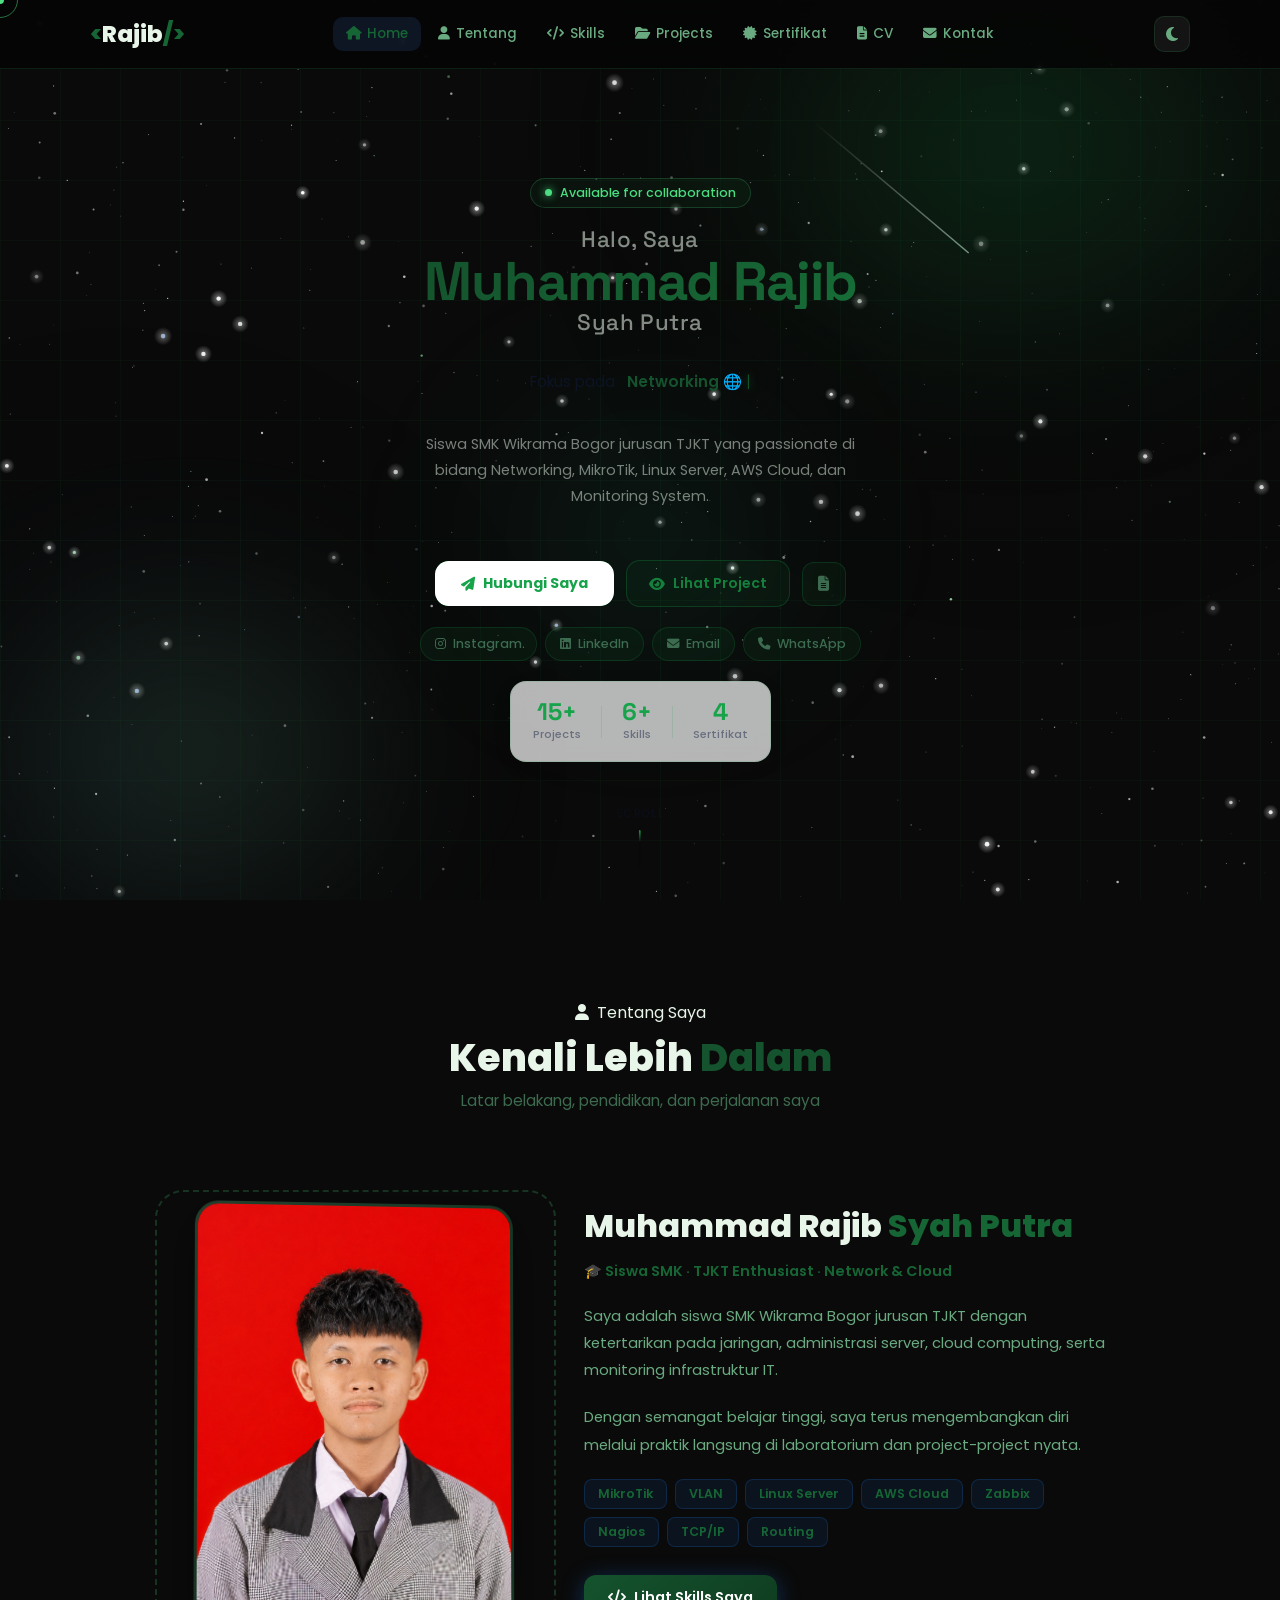
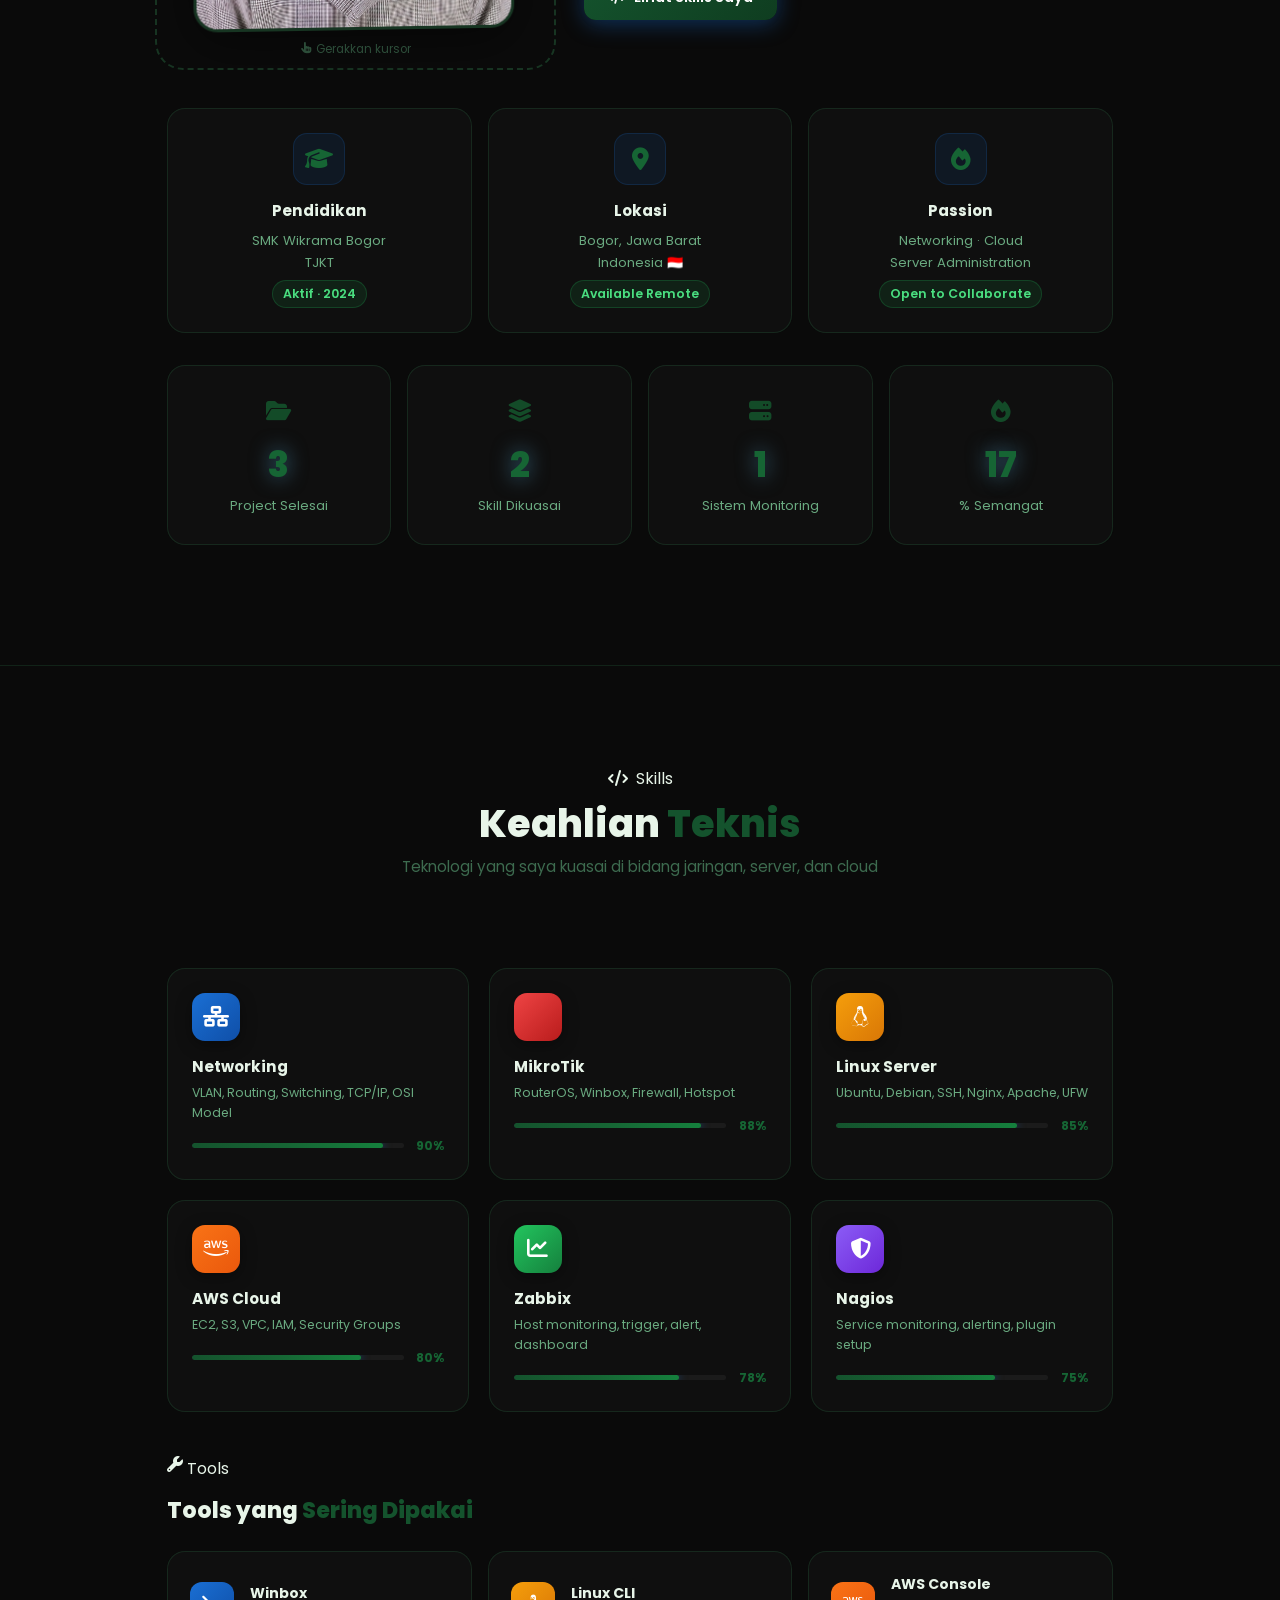
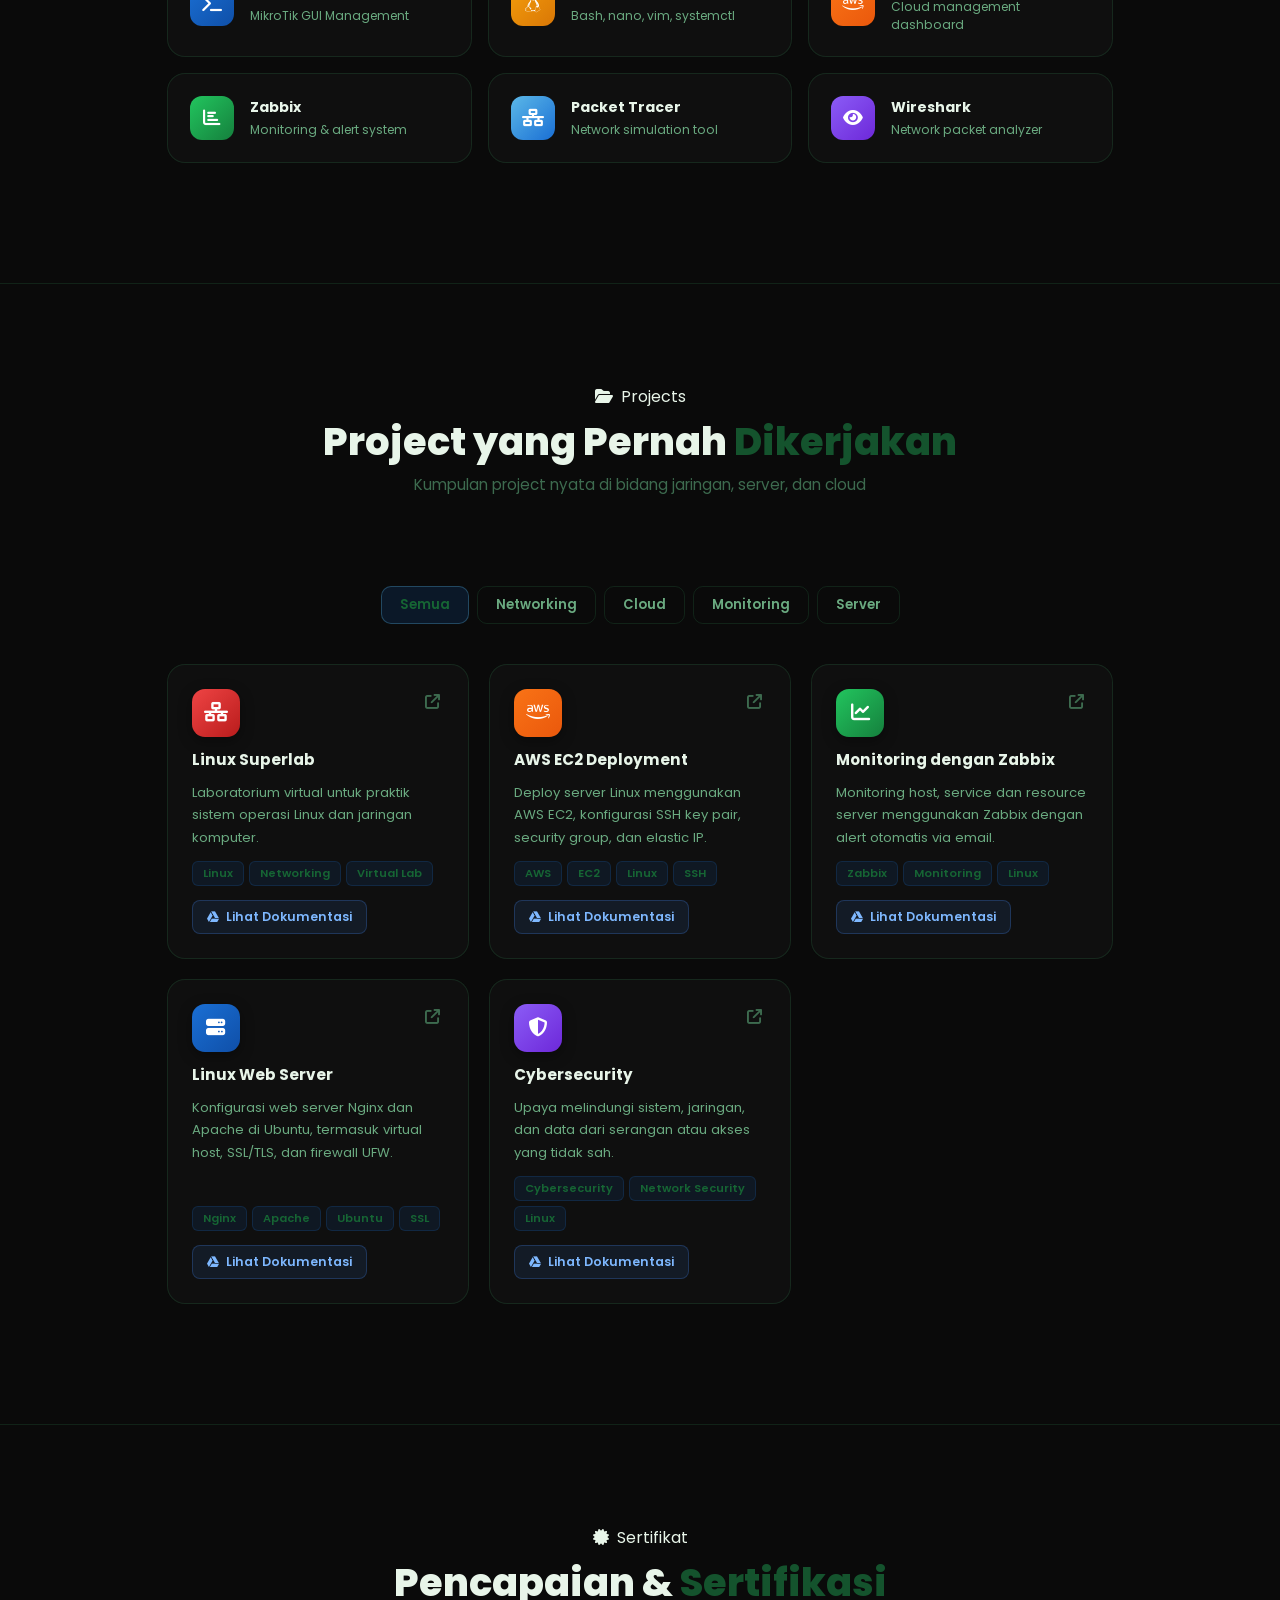
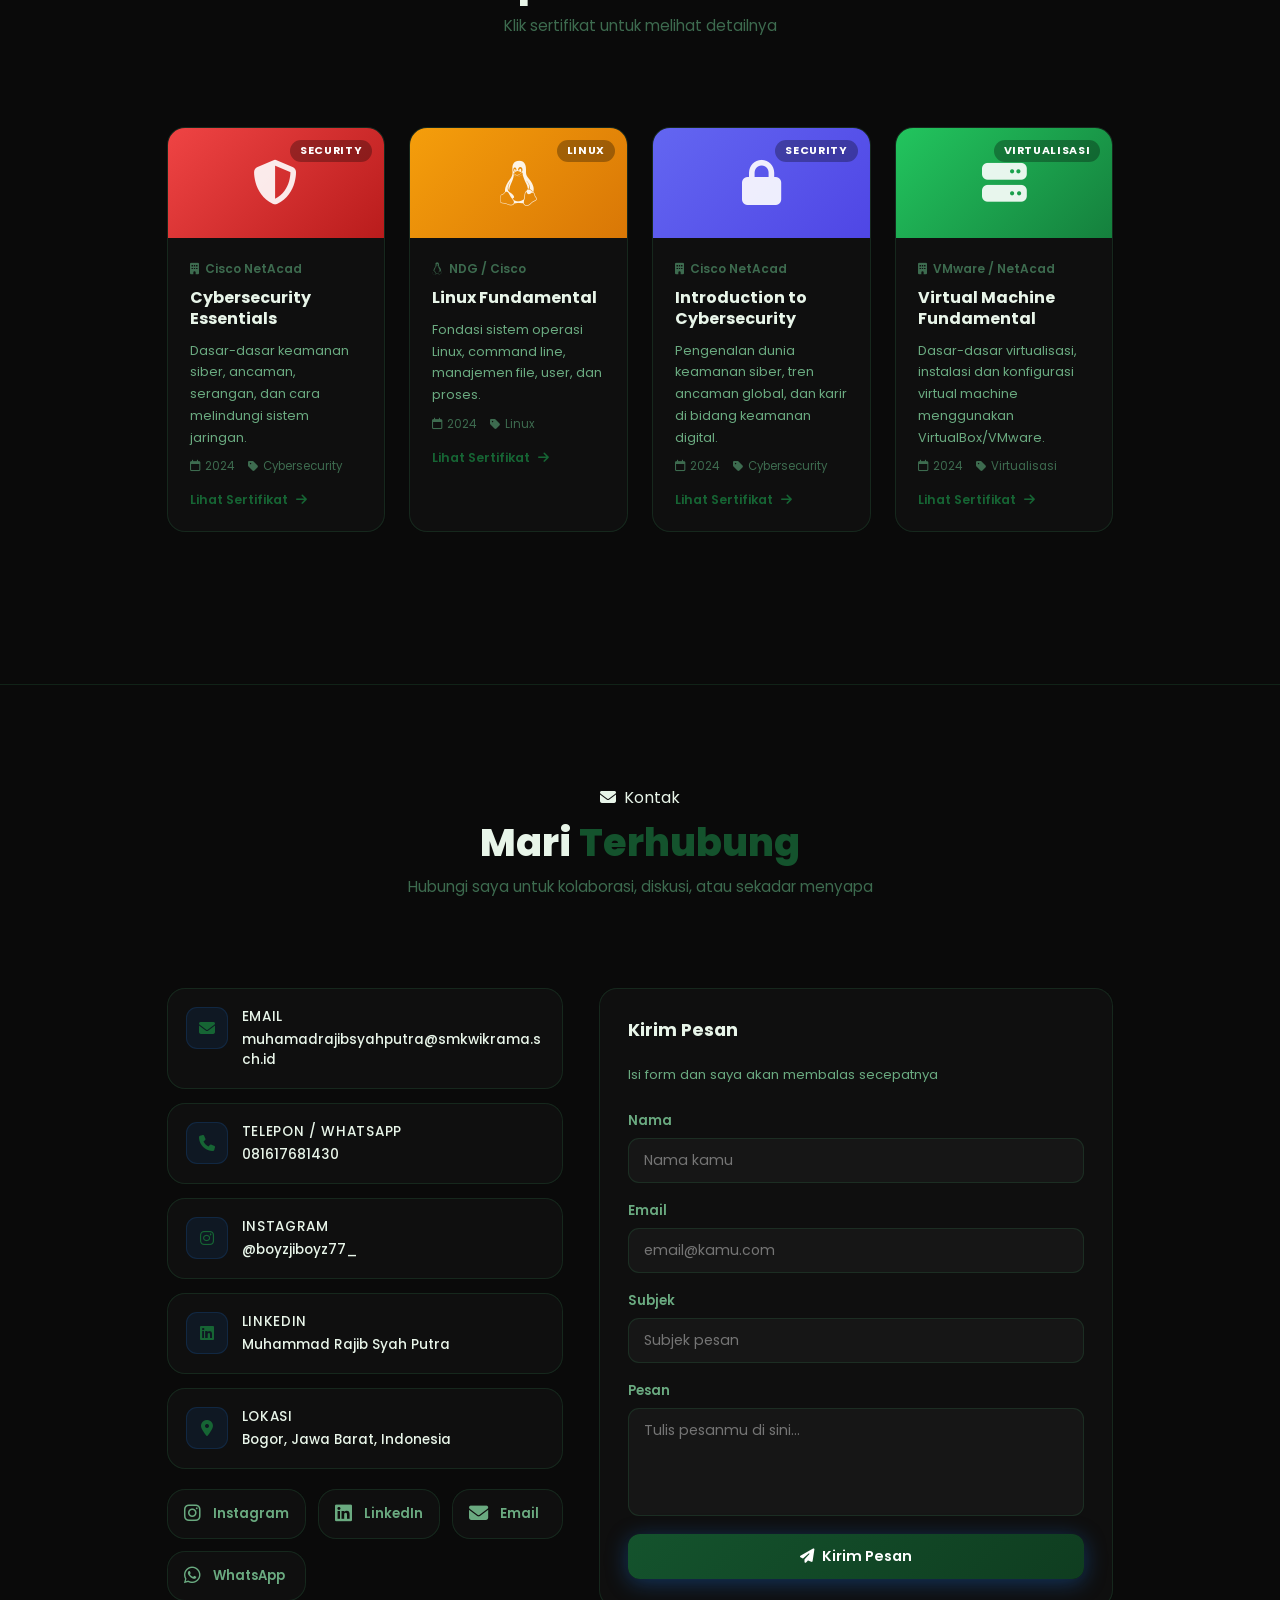
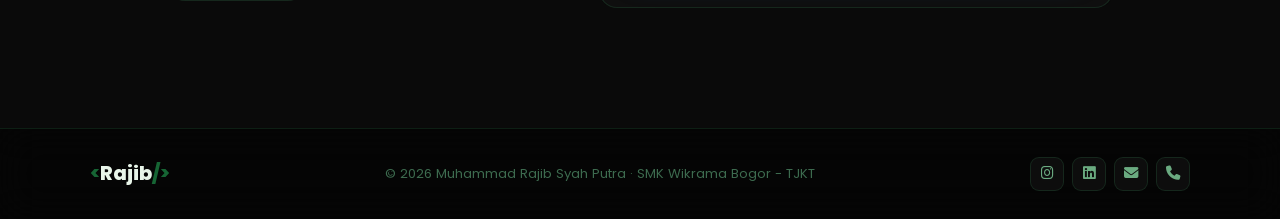
<file: index.html>
<!DOCTYPE html>
<html lang="id">
<head>
    <meta charset="UTF-8">
    <meta name="viewport" content="width=device-width, initial-scale=1.0">
    <title>Rajib · Portfolio</title>
    <link rel="preconnect" href="https://fonts.googleapis.com">
    <link href="https://fonts.googleapis.com/css2?family=Poppins:wght@300;400;500;600;700;800;900&family=Space+Grotesk:wght@400;500;600;700&display=swap" rel="stylesheet">
    <link rel="stylesheet" href="https://cdnjs.cloudflare.com/ajax/libs/font-awesome/6.5.0/css/all.min.css">
    <link rel="stylesheet" href="style.css">
    <link rel="stylesheet" href="home.css">
    <style>body{background:#0a0a0a;}</style>
</head>
<body>
<canvas id="starCanvas"></canvas>
<div id="cursor-dot"></div>
<div id="cursor-ring"></div>

<!-- NAVBAR -->
<nav class="navbar" id="navbar">
    <a class="logo" href="#hero">
        <span class="logo-bracket">&lt;</span>Rajib<span class="logo-bracket">/&gt;</span>
    </a>
    <ul class="nav-links" id="navLinks">
        <li><a class="nav-link active" href="#hero"><i class="fa-solid fa-house"></i> Home</a></li>
        <li><a class="nav-link" href="#about"><i class="fa-solid fa-user"></i> Tentang</a></li>
        <li><a class="nav-link" href="#skills"><i class="fa-solid fa-code"></i> Skills</a></li>
        <li><a class="nav-link" href="#projects"><i class="fa-solid fa-folder-open"></i> Projects</a></li>
        <li><a class="nav-link" href="#certificates"><i class="fa-solid fa-certificate"></i> Sertifikat</a></li>
        <li><a class="nav-link" href="cv.html"><i class="fa-solid fa-file-lines"></i> CV</a></li>
        <li><a class="nav-link" href="#contact"><i class="fa-solid fa-envelope"></i> Kontak</a></li>
    </ul>
    <div class="navbar-right">
        <button id="themeToggle" title="Toggle Theme"><i class="fa-solid fa-moon"></i></button>
        <button class="hamburger" id="hamburger"><span></span><span></span><span></span></button>
    </div>
</nav>

<!-- ═══════════════════ HERO ═══════════════════ -->
<section id="hero" class="hero">
    <div class="hero-bg">
        <div class="aurora aurora-1"></div>
        <div class="aurora aurora-2"></div>
        <div class="aurora aurora-3"></div>
        <div class="grid-overlay"></div>
    </div>
    <div class="hero-content">
        <div class="hero-status"><span class="status-dot"></span><span>Available for collaboration</span></div>
        <h1 class="hero-title">
            <span class="title-line">Halo, Saya</span>
            <span class="title-name gradient-text">Muhammad Rajib</span>
            <span class="title-line">Syah Putra</span>
        </h1>
        <div class="typing-wrapper">
            <span class="typing-prefix">Fokus pada &nbsp;</span>
            <span id="typingText" class="typing-text"></span>
            <span class="cursor">|</span>
        </div>
        <p class="hero-desc">Siswa SMK Wikrama Bogor jurusan TJKT yang passionate di bidang Networking, MikroTik, Linux Server, AWS Cloud, dan Monitoring System.</p>
        <div class="hero-actions">
            <a href="#contact" class="btn-glow"><span class="btn-glow-inner"><i class="fa-solid fa-paper-plane"></i> Hubungi Saya</span></a>
            <a href="#projects" class="btn-ghost"><i class="fa-solid fa-eye"></i> Lihat Project</a>
            <a href="cv.html" class="btn-icon" title="CV"><i class="fa-solid fa-file-lines"></i></a>
        </div>
        <div class="hero-socials">
            <a href="https://www.instagram.com/boyzjiboyz77_/" target="_blank" class="social-pill"><i class="fa-brands fa-instagram"></i><span>Instagram</span></a>
            <a href="https://www.linkedin.com/in/muhammad-rajib-syah-putra-096125414/" target="_blank" class="social-pill"><i class="fa-brands fa-linkedin"></i><span>LinkedIn</span></a>
            <a href="mailto:muhamadrajibsyahputra@smkwikrama.sch.id" class="social-pill"><i class="fa-solid fa-envelope"></i><span>Email</span></a>
            <a href="tel:081617681430" class="social-pill"><i class="fa-solid fa-phone"></i><span>WhatsApp</span></a>
        </div>
        <div class="hero-stats">
            <div class="hstat"><span class="hstat-num">15+</span><span class="hstat-label">Projects</span></div>
            <div class="hstat-div"></div>
            <div class="hstat"><span class="hstat-num">6+</span><span class="hstat-label">Skills</span></div>
            <div class="hstat-div"></div>
            <div class="hstat"><span class="hstat-num">4</span><span class="hstat-label">Sertifikat</span></div>
        </div>
    </div>
    <div class="scroll-hint">
        <span>Scroll</span>
        <div class="scroll-line"><div class="scroll-dot"></div></div>
    </div>
</section>

<!-- ═══════════════════ TENTANG ═══════════════════ -->
<section id="about" class="sp-section reveal">
    <div class="sp-header">
        <div class="page-tag"><i class="fa-solid fa-user"></i> &nbsp;Tentang Saya</div>
        <h2 class="sp-title">Kenali Lebih <span>Dalam</span></h2>
        <p class="sp-sub">Latar belakang, pendidikan, dan perjalanan saya</p>
    </div>
    <div class="section-content">
        <div class="about-grid reveal">
            <div class="about-photo-wrap" id="photoTiltWrap">
                <div class="about-photo-ring"></div>
                <div class="photo-tilt-card" id="photoTiltCard">
                    <img src="foto/foto.jpg" class="about-photo" alt="Foto Rajib"
                         onerror="this.src='https://cdn-icons-png.flaticon.com/512/3135/3135715.png'">
                    <div class="photo-shine" id="photoShine"></div>
                    <div class="photo-glare"></div>
                </div>
                <p class="photo-hint"><i class="fa-solid fa-hand-pointer"></i> Gerakkan kursor</p>
            </div>
            <div class="about-info">
                <h2>Muhammad Rajib <span>Syah Putra</span></h2>
                <p class="tagline">🎓 Siswa SMK · TJKT Enthusiast · Network & Cloud</p>
                <p>Saya adalah siswa SMK Wikrama Bogor jurusan TJKT dengan ketertarikan pada jaringan, administrasi server, cloud computing, serta monitoring infrastruktur IT.</p>
                <p>Dengan semangat belajar tinggi, saya terus mengembangkan diri melalui praktik langsung di laboratorium dan project-project nyata.</p>
                <div class="about-tags">
                    <span class="about-tag">MikroTik</span><span class="about-tag">VLAN</span>
                    <span class="about-tag">Linux Server</span><span class="about-tag">AWS Cloud</span>
                    <span class="about-tag">Zabbix</span><span class="about-tag">Nagios</span>
                    <span class="about-tag">TCP/IP</span><span class="about-tag">Routing</span>
                </div>
                <a href="#skills" class="btn btn-primary"><i class="fa-solid fa-code"></i> Lihat Skills Saya</a>
            </div>
        </div>
        <div class="about-cards reveal" style="margin-top:40px;">
            <div class="about-card">
                <div class="about-card-icon"><i class="fa-solid fa-graduation-cap"></i></div>
                <h3>Pendidikan</h3>
                <p>SMK Wikrama Bogor<br>TJKT<br><span class="about-highlight">Aktif · 2024</span></p>
            </div>
            <div class="about-card">
                <div class="about-card-icon"><i class="fa-solid fa-location-dot"></i></div>
                <h3>Lokasi</h3>
                <p>Bogor, Jawa Barat<br>Indonesia 🇮🇩<br><span class="about-highlight">Available Remote</span></p>
            </div>
            <div class="about-card">
                <div class="about-card-icon"><i class="fa-solid fa-fire"></i></div>
                <h3>Passion</h3>
                <p>Networking · Cloud<br>Server Administration<br><span class="about-highlight">Open to Collaborate</span></p>
            </div>
        </div>
        <div class="stats-grid reveal stats-section" style="margin-top:32px;">
            <div class="stat-card"><div class="stat-icon"><i class="fa-solid fa-folder-open"></i></div><h2 class="counter" data-target="15">0</h2><p>Project Selesai</p></div>
            <div class="stat-card"><div class="stat-icon"><i class="fa-solid fa-layer-group"></i></div><h2 class="counter" data-target="6">0</h2><p>Skill Dikuasai</p></div>
            <div class="stat-card"><div class="stat-icon"><i class="fa-solid fa-server"></i></div><h2 class="counter" data-target="3">0</h2><p>Sistem Monitoring</p></div>
            <div class="stat-card"><div class="stat-icon"><i class="fa-solid fa-fire"></i></div><h2 class="counter" data-target="100">0</h2><p>% Semangat</p></div>
        </div>
    </div>
</section>

<!-- ═══════════════════ SKILLS ═══════════════════ -->
<section id="skills" class="sp-section reveal">
    <div class="sp-header">
        <div class="page-tag"><i class="fa-solid fa-code"></i> &nbsp;Skills</div>
        <h2 class="sp-title">Keahlian <span>Teknis</span></h2>
        <p class="sp-sub">Teknologi yang saya kuasai di bidang jaringan, server, dan cloud</p>
    </div>
    <div class="section-content">
        <div class="skills-grid reveal">
            <div class="skill-card"><div class="skill-card-icon" style="background:linear-gradient(135deg,#1a6fd4,#0f4fa8);"><i class="fa-solid fa-network-wired"></i></div><h4>Networking</h4><p>VLAN, Routing, Switching, TCP/IP, OSI Model</p><div class="skill-bar-wrap"><div class="skill-bar"><div class="skill-fill" data-width="90"></div></div><span class="skill-pct">90%</span></div></div>
            <div class="skill-card"><div class="skill-card-icon" style="background:linear-gradient(135deg,#ef4444,#b91c1c);"><i class="fa-solid fa-router"></i></div><h4>MikroTik</h4><p>RouterOS, Winbox, Firewall, Hotspot</p><div class="skill-bar-wrap"><div class="skill-bar"><div class="skill-fill" data-width="88"></div></div><span class="skill-pct">88%</span></div></div>
            <div class="skill-card"><div class="skill-card-icon" style="background:linear-gradient(135deg,#f59e0b,#d97706);"><i class="fa-brands fa-linux"></i></div><h4>Linux Server</h4><p>Ubuntu, Debian, SSH, Nginx, Apache, UFW</p><div class="skill-bar-wrap"><div class="skill-bar"><div class="skill-fill" data-width="85"></div></div><span class="skill-pct">85%</span></div></div>
            <div class="skill-card"><div class="skill-card-icon" style="background:linear-gradient(135deg,#f97316,#ea580c);"><i class="fa-brands fa-aws"></i></div><h4>AWS Cloud</h4><p>EC2, S3, VPC, IAM, Security Groups</p><div class="skill-bar-wrap"><div class="skill-bar"><div class="skill-fill" data-width="80"></div></div><span class="skill-pct">80%</span></div></div>
            <div class="skill-card"><div class="skill-card-icon" style="background:linear-gradient(135deg,#22c55e,#15803d);"><i class="fa-solid fa-chart-line"></i></div><h4>Zabbix</h4><p>Host monitoring, trigger, alert, dashboard</p><div class="skill-bar-wrap"><div class="skill-bar"><div class="skill-fill" data-width="78"></div></div><span class="skill-pct">78%</span></div></div>
            <div class="skill-card"><div class="skill-card-icon" style="background:linear-gradient(135deg,#8b5cf6,#6d28d9);"><i class="fa-solid fa-shield-halved"></i></div><h4>Nagios</h4><p>Service monitoring, alerting, plugin setup</p><div class="skill-bar-wrap"><div class="skill-bar"><div class="skill-fill" data-width="75"></div></div><span class="skill-pct">75%</span></div></div>
        </div>
        <div class="cert-section reveal" style="margin-top:40px;">
            <div class="page-tag" style="margin-bottom:12px;display:inline-flex;"><i class="fa-solid fa-wrench"></i> &nbsp;Tools</div>
            <h3 style="font-size:1.4rem;font-weight:800;margin-bottom:20px;">Tools yang <span style="color:var(--primary)">Sering Dipakai</span></h3>
            <div class="cert-grid">
                <div class="cert-card"><div class="cert-icon" style="background:linear-gradient(135deg,#1a6fd4,#0f4fa8);"><i class="fa-solid fa-terminal"></i></div><div><h4>Winbox</h4><p>MikroTik GUI Management</p></div></div>
                <div class="cert-card"><div class="cert-icon" style="background:linear-gradient(135deg,#f59e0b,#d97706);"><i class="fa-brands fa-linux"></i></div><div><h4>Linux CLI</h4><p>Bash, nano, vim, systemctl</p></div></div>
                <div class="cert-card"><div class="cert-icon" style="background:linear-gradient(135deg,#f97316,#ea580c);"><i class="fa-brands fa-aws"></i></div><div><h4>AWS Console</h4><p>Cloud management dashboard</p></div></div>
                <div class="cert-card"><div class="cert-icon" style="background:linear-gradient(135deg,#22c55e,#15803d);"><i class="fa-solid fa-chart-bar"></i></div><div><h4>Zabbix</h4><p>Monitoring & alert system</p></div></div>
                <div class="cert-card"><div class="cert-icon" style="background:linear-gradient(135deg,#5bb8e8,#1a6fd4);"><i class="fa-solid fa-network-wired"></i></div><div><h4>Packet Tracer</h4><p>Network simulation tool</p></div></div>
                <div class="cert-card"><div class="cert-icon" style="background:linear-gradient(135deg,#8b5cf6,#6d28d9);"><i class="fa-solid fa-eye"></i></div><div><h4>Wireshark</h4><p>Network packet analyzer</p></div></div>
            </div>
        </div>
    </div>
</section>

<!-- ═══════════════════ PROJECTS ═══════════════════ -->
<section id="projects" class="sp-section reveal">
    <div class="sp-header">
        <div class="page-tag"><i class="fa-solid fa-folder-open"></i> &nbsp;Projects</div>
        <h2 class="sp-title">Project yang Pernah <span>Dikerjakan</span></h2>
        <p class="sp-sub">Kumpulan project nyata di bidang jaringan, server, dan cloud</p>
    </div>
    <div class="section-content">
        <div class="projects-filter reveal">
            <button class="filter-btn active" data-filter="all">Semua</button>
            <button class="filter-btn" data-filter="network">Networking</button>
            <button class="filter-btn" data-filter="cloud">Cloud</button>
            <button class="filter-btn" data-filter="monitoring">Monitoring</button>
            <button class="filter-btn" data-filter="server">Server</button>
        </div>
        <div class="projects-grid reveal">
            <div class="project-card" data-cat="network">
                <div class="project-header"><div class="project-icon" style="background:linear-gradient(135deg,#ef4444,#b91c1c);"><i class="fa-solid fa-network-wired"></i></div><div class="project-links"><a href="https://drive.google.com/drive/folders/1UhNnIONF-SROGsM6S7cLC9_LUOoXM_--?usp=drive_link" target="_blank"><i class="fa-solid fa-arrow-up-right-from-square"></i></a></div></div>
                <h3>Linux Superlab</h3><p>Laboratorium virtual untuk praktik sistem operasi Linux dan jaringan komputer.</p>
                <div class="project-tags"><span class="tag">Linux</span><span class="tag">Networking</span><span class="tag">Virtual Lab</span></div>
                <a href="https://drive.google.com/drive/folders/1UhNnIONF-SROGsM6S7cLC9_LUOoXM_--?usp=drive_link" target="_blank" class="project-drive-btn"><i class="fa-brands fa-google-drive"></i> Lihat Dokumentasi</a>
            </div>
            <div class="project-card" data-cat="cloud">
                <div class="project-header"><div class="project-icon" style="background:linear-gradient(135deg,#f97316,#ea580c);"><i class="fa-brands fa-aws"></i></div><div class="project-links"><a href="https://drive.google.com/drive/folders/1NY3oLGmL78gJujLuJ2X99Dj9B-ZmpQY7?usp=drive_link" target="_blank"><i class="fa-solid fa-arrow-up-right-from-square"></i></a></div></div>
                <h3>AWS EC2 Deployment</h3><p>Deploy server Linux menggunakan AWS EC2, konfigurasi SSH key pair, security group, dan elastic IP.</p>
                <div class="project-tags"><span class="tag">AWS</span><span class="tag">EC2</span><span class="tag">Linux</span><span class="tag">SSH</span></div>
                <a href="https://drive.google.com/drive/folders/1NY3oLGmL78gJujLuJ2X99Dj9B-ZmpQY7?usp=drive_link" target="_blank" class="project-drive-btn"><i class="fa-brands fa-google-drive"></i> Lihat Dokumentasi</a>
            </div>
            <div class="project-card" data-cat="monitoring">
                <div class="project-header"><div class="project-icon" style="background:linear-gradient(135deg,#22c55e,#15803d);"><i class="fa-solid fa-chart-line"></i></div><div class="project-links"><a href="https://drive.google.com/drive/folders/1n2MamLKlJ4hS3F7V4VMD_GRCauaGGI-y?usp=sharing" target="_blank"><i class="fa-solid fa-arrow-up-right-from-square"></i></a></div></div>
                <h3>Monitoring dengan Zabbix</h3><p>Monitoring host, service dan resource server menggunakan Zabbix dengan alert otomatis via email.</p>
                <div class="project-tags"><span class="tag">Zabbix</span><span class="tag">Monitoring</span><span class="tag">Linux</span></div>
                <a href="https://drive.google.com/drive/folders/1n2MamLKlJ4hS3F7V4VMD_GRCauaGGI-y?usp=sharing" target="_blank" class="project-drive-btn"><i class="fa-brands fa-google-drive"></i> Lihat Dokumentasi</a>
            </div>
            <div class="project-card" data-cat="server">
                <div class="project-header"><div class="project-icon" style="background:linear-gradient(135deg,#1a6fd4,#0f4fa8);"><i class="fa-solid fa-server"></i></div><div class="project-links"><a href="https://drive.google.com/drive/folders/1RGIjuji5t7y7uNUBp22NY5u7T2I-FU5n?usp=drive_link" target="_blank"><i class="fa-solid fa-arrow-up-right-from-square"></i></a></div></div>
                <h3>Linux Web Server</h3><p>Konfigurasi web server Nginx dan Apache di Ubuntu, termasuk virtual host, SSL/TLS, dan firewall UFW.</p>
                <div class="project-tags"><span class="tag">Nginx</span><span class="tag">Apache</span><span class="tag">Ubuntu</span><span class="tag">SSL</span></div>
                <a href="https://drive.google.com/drive/folders/1RGIjuji5t7y7uNUBp22NY5u7T2I-FU5n?usp=drive_link" target="_blank" class="project-drive-btn"><i class="fa-brands fa-google-drive"></i> Lihat Dokumentasi</a>
            </div>
            <div class="project-card" data-cat="monitoring">
                <div class="project-header"><div class="project-icon" style="background:linear-gradient(135deg,#8b5cf6,#6d28d9);"><i class="fa-solid fa-shield-halved"></i></div><div class="project-links"><a href="https://drive.google.com/drive/folders/1gJSyNKVv0MV0gz5j6vJTziPmhIFK5ntr?usp=drive_link" target="_blank"><i class="fa-solid fa-arrow-up-right-from-square"></i></a></div></div>
                <h3>Cybersecurity</h3><p>Upaya melindungi sistem, jaringan, dan data dari serangan atau akses yang tidak sah.</p>
                <div class="project-tags"><span class="tag">Cybersecurity</span><span class="tag">Network Security</span><span class="tag">Linux</span></div>
                <a href="https://drive.google.com/drive/folders/1gJSyNKVv0MV0gz5j6vJTziPmhIFK5ntr?usp=drive_link" target="_blank" class="project-drive-btn"><i class="fa-brands fa-google-drive"></i> Lihat Dokumentasi</a>
            </div>
        </div>
    </div>
</section>

<!-- ═══════════════════ SERTIFIKAT ═══════════════════ -->
<section id="certificates" class="sp-section reveal">
    <div class="sp-header">
        <div class="page-tag"><i class="fa-solid fa-certificate"></i> &nbsp;Sertifikat</div>
        <h2 class="sp-title">Pencapaian & <span>Sertifikasi</span></h2>
        <p class="sp-sub">Klik sertifikat untuk melihat detailnya</p>
    </div>
    <div class="section-content">
        <div class="cert-cards-grid reveal">
            <a href="certificate-detail.html?id=cybersec" class="cert-full-card cert-clickable">
                <div class="cert-card-top" style="background:linear-gradient(135deg,#ef4444,#b91c1c);">
                    <i class="fa-solid fa-shield-halved"></i>
                    <div class="cert-badge-label">Security</div>
                    <div class="cert-view-hint"><i class="fa-solid fa-eye"></i> Lihat</div>
                </div>
                <div class="cert-card-body">
                    <div class="cert-issuer"><i class="fa-solid fa-building"></i> Cisco NetAcad</div>
                    <h3>Cybersecurity Essentials</h3>
                    <p>Dasar-dasar keamanan siber, ancaman, serangan, dan cara melindungi sistem jaringan.</p>
                    <div class="cert-meta"><span><i class="fa-regular fa-calendar"></i> 2024</span><span><i class="fa-solid fa-tag"></i> Cybersecurity</span></div>
                    <div class="cert-enter-btn"><span>Lihat Sertifikat</span><i class="fa-solid fa-arrow-right"></i></div>
                </div>
            </a>
            <a href="certificate-detail.html?id=linux" class="cert-full-card cert-clickable">
                <div class="cert-card-top" style="background:linear-gradient(135deg,#f59e0b,#d97706);">
                    <i class="fa-brands fa-linux"></i>
                    <div class="cert-badge-label">Linux</div>
                    <div class="cert-view-hint"><i class="fa-solid fa-eye"></i> Lihat</div>
                </div>
                <div class="cert-card-body">
                    <div class="cert-issuer"><i class="fa-brands fa-linux"></i> NDG / Cisco</div>
                    <h3>Linux Fundamental</h3>
                    <p>Fondasi sistem operasi Linux, command line, manajemen file, user, dan proses.</p>
                    <div class="cert-meta"><span><i class="fa-regular fa-calendar"></i> 2024</span><span><i class="fa-solid fa-tag"></i> Linux</span></div>
                    <div class="cert-enter-btn"><span>Lihat Sertifikat</span><i class="fa-solid fa-arrow-right"></i></div>
                </div>
            </a>
            <a href="certificate-detail.html?id=introcybersec" class="cert-full-card cert-clickable">
                <div class="cert-card-top" style="background:linear-gradient(135deg,#6366f1,#4f46e5);">
                    <i class="fa-solid fa-lock"></i>
                    <div class="cert-badge-label">Security</div>
                    <div class="cert-view-hint"><i class="fa-solid fa-eye"></i> Lihat</div>
                </div>
                <div class="cert-card-body">
                    <div class="cert-issuer"><i class="fa-solid fa-building"></i> Cisco NetAcad</div>
                    <h3>Introduction to Cybersecurity</h3>
                    <p>Pengenalan dunia keamanan siber, tren ancaman global, dan karir di bidang keamanan digital.</p>
                    <div class="cert-meta"><span><i class="fa-regular fa-calendar"></i> 2024</span><span><i class="fa-solid fa-tag"></i> Cybersecurity</span></div>
                    <div class="cert-enter-btn"><span>Lihat Sertifikat</span><i class="fa-solid fa-arrow-right"></i></div>
                </div>
            </a>
            <a href="certificate-detail.html?id=vm" class="cert-full-card cert-clickable">
                <div class="cert-card-top" style="background:linear-gradient(135deg,#22c55e,#15803d);">
                    <i class="fa-solid fa-server"></i>
                    <div class="cert-badge-label">Virtualisasi</div>
                    <div class="cert-view-hint"><i class="fa-solid fa-eye"></i> Lihat</div>
                </div>
                <div class="cert-card-body">
                    <div class="cert-issuer"><i class="fa-solid fa-building"></i> VMware / NetAcad</div>
                    <h3>Virtual Machine Fundamental</h3>
                    <p>Dasar-dasar virtualisasi, instalasi dan konfigurasi virtual machine menggunakan VirtualBox/VMware.</p>
                    <div class="cert-meta"><span><i class="fa-regular fa-calendar"></i> 2024</span><span><i class="fa-solid fa-tag"></i> Virtualisasi</span></div>
                    <div class="cert-enter-btn"><span>Lihat Sertifikat</span><i class="fa-solid fa-arrow-right"></i></div>
                </div>
            </a>
        </div>
    </div>
</section>

<!-- ═══════════════════ KONTAK ═══════════════════ -->
<section id="contact" class="sp-section reveal">
    <div class="sp-header">
        <div class="page-tag"><i class="fa-solid fa-envelope"></i> &nbsp;Kontak</div>
        <h2 class="sp-title">Mari <span>Terhubung</span></h2>
        <p class="sp-sub">Hubungi saya untuk kolaborasi, diskusi, atau sekadar menyapa</p>
    </div>
    <div class="section-content">
        <div class="contact-wrapper reveal">
            <div>
                <div class="contact-info">
                    <div class="contact-item">
                        <div class="contact-icon"><i class="fa-solid fa-envelope"></i></div>
                        <div><span class="contact-label">Email</span><a href="mailto:muhamadrajibsyahputra@smkwikrama.sch.id">muhamadrajibsyahputra@smkwikrama.sch.id</a></div>
                    </div>
                    <div class="contact-item">
                        <div class="contact-icon"><i class="fa-solid fa-phone"></i></div>
                        <div><span class="contact-label">Telepon / WhatsApp</span><a href="tel:081617681430">081617681430</a></div>
                    </div>
                    <div class="contact-item">
                        <div class="contact-icon"><i class="fa-brands fa-instagram"></i></div>
                        <div><span class="contact-label">Instagram</span><a href="https://www.instagram.com/boyzjiboyz77_/" target="_blank">@boyzjiboyz77_</a></div>
                    </div>
                    <div class="contact-item">
                        <div class="contact-icon"><i class="fa-brands fa-linkedin"></i></div>
                        <div><span class="contact-label">LinkedIn</span><a href="https://www.linkedin.com/in/muhammad-rajib-syah-putra-096125414/" target="_blank">Muhammad Rajib Syah Putra</a></div>
                    </div>
                    <div class="contact-item">
                        <div class="contact-icon"><i class="fa-solid fa-location-dot"></i></div>
                        <div><span class="contact-label">Lokasi</span><span>Bogor, Jawa Barat, Indonesia</span></div>
                    </div>
                </div>
                <div class="social-links" style="margin-top:20px;">
                    <a href="https://www.instagram.com/boyzjiboyz77_/" target="_blank" class="social-link"><i class="fa-brands fa-instagram"></i><span>Instagram</span></a>
                    <a href="https://www.linkedin.com/in/muhammad-rajib-syah-putra-096125414/" target="_blank" class="social-link"><i class="fa-brands fa-linkedin"></i><span>LinkedIn</span></a>
                    <a href="mailto:muhamadrajibsyahputra@smkwikrama.sch.id" class="social-link"><i class="fa-solid fa-envelope"></i><span>Email</span></a>
                    <a href="tel:081617681430" class="social-link"><i class="fa-brands fa-whatsapp"></i><span>WhatsApp</span></a>
                </div>
            </div>
            <form class="contact-form" id="contactForm"
                  action="https://formsubmit.co/muhamadrajibsyahputra@smkwikrama.sch.id" method="POST">
                <input type="hidden" name="_subject" value="Pesan Baru dari Portfolio Rajib!">
                <input type="hidden" name="_captcha" value="false">
                <input type="hidden" name="_template" value="table">
                <input type="hidden" name="_autoresponse" value="Terima kasih sudah menghubungi Rajib! Pesan kamu sudah diterima dan akan segera dibalas.">
                <input type="hidden" name="_replyto" value="">
                <input type="hidden" name="_next" value="https://muhamadrajib.github.io/#contact">
                <h3 style="font-size:1.1rem;font-weight:700;margin-bottom:4px;">Kirim Pesan</h3>
                <p style="color:var(--gray);font-size:0.82rem;margin-bottom:8px;">Isi form dan saya akan membalas secepatnya</p>
                <div class="form-group"><label>Nama</label><input type="text" name="Nama" placeholder="Nama kamu" required/></div>
                <div class="form-group"><label>Email</label><input type="email" name="email" placeholder="email@kamu.com" required/></div>
                <div class="form-group"><label>Subjek</label><input type="text" name="Subjek" placeholder="Subjek pesan"/></div>
                <div class="form-group"><label>Pesan</label><textarea name="Pesan" rows="4" placeholder="Tulis pesanmu di sini..." required></textarea></div>
                <button type="submit" class="btn btn-primary btn-full"><i class="fa-solid fa-paper-plane"></i> Kirim Pesan</button>
            </form>
        </div>
    </div>
</section>

<!-- FOOTER -->
<footer>
    <div class="footer-inner">
        <div class="footer-logo"><span class="logo-bracket">&lt;</span>Rajib<span class="logo-bracket">/&gt;</span></div>
        <p id="footerYear"></p>
        <div class="footer-social">
            <a href="https://www.instagram.com/boyzjiboyz77_/" target="_blank"><i class="fa-brands fa-instagram"></i></a>
            <a href="https://www.linkedin.com/in/muhammad-rajib-syah-putra-096125414/" target="_blank"><i class="fa-brands fa-linkedin"></i></a>
            <a href="mailto:muhamadrajibsyahputra@smkwikrama.sch.id"><i class="fa-solid fa-envelope"></i></a>
            <a href="tel:081617681430"><i class="fa-solid fa-phone"></i></a>
        </div>
    </div>
</footer>

<button class="back-to-top" id="backToTop"><i class="fa-solid fa-chevron-up"></i></button>
<script src="app.js"></script>
<script src="certificates-data.js"></script>
</body>
</html>
</file>
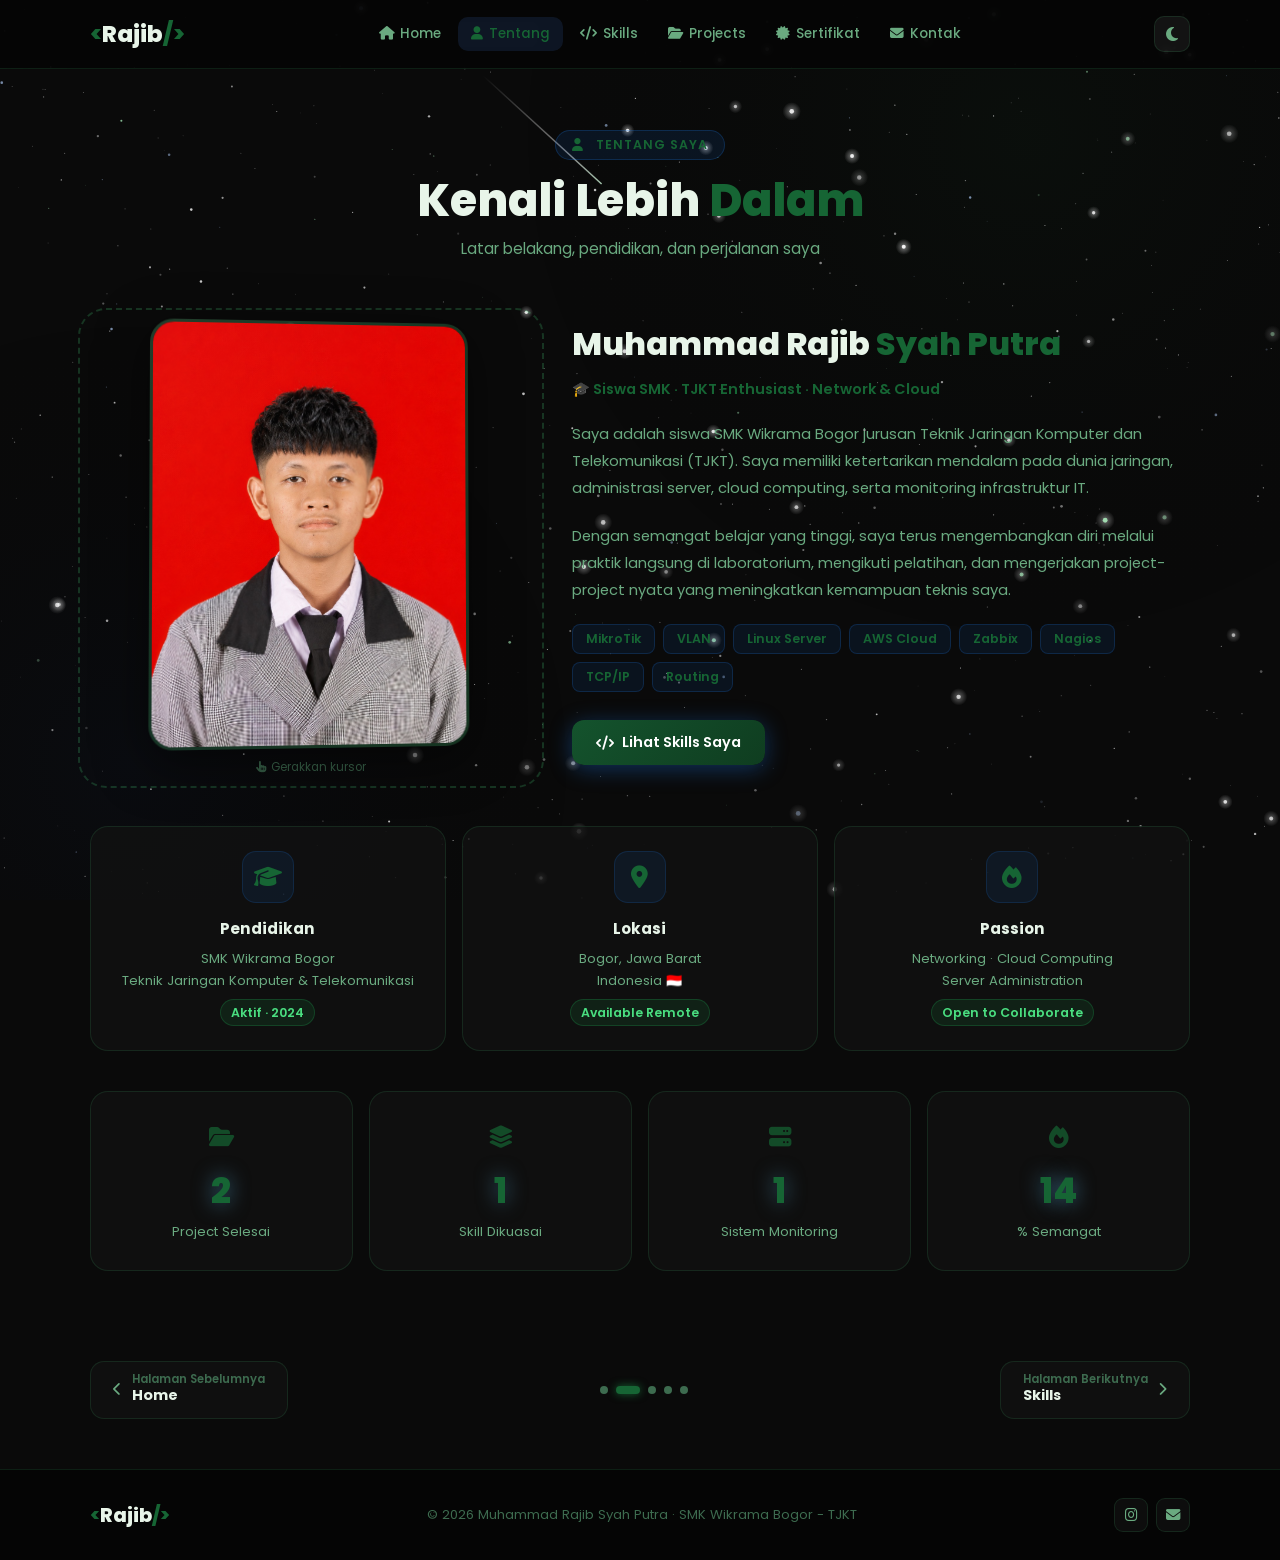
<file: about.html>
<!DOCTYPE html>
<html lang="id">
<head>
    <meta charset="UTF-8">
    <meta name="viewport" content="width=device-width, initial-scale=1.0">
    <title>Rajib | Tentang Saya</title>
    <link rel="stylesheet" href="style.css">
    <link rel="stylesheet" href="https://cdnjs.cloudflare.com/ajax/libs/font-awesome/6.5.0/css/all.min.css">
</head>
<body>
<canvas id="starCanvas"></canvas>
<div id="pageOverlay"></div>

<nav class="navbar" id="navbar">
    <a class="logo" href="index.html" data-page>
        <span class="logo-bracket">&lt;</span>Rajib<span class="logo-bracket">/&gt;</span>
    </a>
    <ul class="nav-links" id="navLinks">
        <li><a class="nav-link" href="index.html" data-page><i class="fa-solid fa-house"></i> Home</a></li>
        <li><a class="nav-link active" href="about.html"><i class="fa-solid fa-user"></i> Tentang</a></li>
        <li><a class="nav-link" href="skills.html" data-page><i class="fa-solid fa-code"></i> Skills</a></li>
        <li><a class="nav-link" href="projects.html" data-page><i class="fa-solid fa-folder-open"></i> Projects</a></li>
        <li><a class="nav-link" href="certificates.html" data-page><i class="fa-solid fa-certificate"></i> Sertifikat</a></li>
        <li><a class="nav-link" href="contact.html" data-page><i class="fa-solid fa-envelope"></i> Kontak</a></li>
    </ul>
    <div class="navbar-right">
        <button id="themeToggle"><i class="fa-solid fa-moon"></i></button>
        <button class="hamburger" id="hamburger"><span></span><span></span><span></span></button>
    </div>
</nav>

<div class="page-wrapper">
    <div class="page-header reveal">
        <div class="page-tag"><i class="fa-solid fa-user"></i> &nbsp;Tentang Saya</div>
        <h1>Kenali Lebih <span>Dalam</span></h1>
        <p>Latar belakang, pendidikan, dan perjalanan saya</p>
    </div>

    <div class="section-content">
        <div class="about-grid reveal">
            <div class="about-photo-wrap" id="photoTiltWrap">
                <div class="about-photo-ring"></div>
                <div class="photo-tilt-card" id="photoTiltCard">
                    <img src="foto/foto.jpg" class="about-photo" alt="Foto Rajib"
                         onerror="this.src='https://cdn-icons-png.flaticon.com/512/3135/3135715.png'">
                    <div class="photo-shine" id="photoShine"></div>
                    <div class="photo-glare"></div>
                </div>
                <p class="photo-hint"><i class="fa-solid fa-hand-pointer"></i> Gerakkan kursor</p>
            </div>
            <div class="about-info">
                <h2>Muhammad Rajib <span>Syah Putra</span></h2>
                <p class="tagline">🎓 Siswa SMK · TJKT Enthusiast · Network & Cloud</p>
                <p>
                    Saya adalah siswa SMK Wikrama Bogor jurusan Teknik Jaringan Komputer dan
                    Telekomunikasi (TJKT). Saya memiliki ketertarikan mendalam pada dunia jaringan,
                    administrasi server, cloud computing, serta monitoring infrastruktur IT.
                </p>
                <p>
                    Dengan semangat belajar yang tinggi, saya terus mengembangkan diri melalui
                    praktik langsung di laboratorium, mengikuti pelatihan, dan mengerjakan
                    project-project nyata yang meningkatkan kemampuan teknis saya.
                </p>
                <div class="about-tags">
                    <span class="about-tag">MikroTik</span>
                    <span class="about-tag">VLAN</span>
                    <span class="about-tag">Linux Server</span>
                    <span class="about-tag">AWS Cloud</span>
                    <span class="about-tag">Zabbix</span>
                    <span class="about-tag">Nagios</span>
                    <span class="about-tag">TCP/IP</span>
                    <span class="about-tag">Routing</span>
                </div>
                <a href="skills.html" class="btn btn-primary" data-page>
                    <i class="fa-solid fa-code"></i> Lihat Skills Saya
                </a>
            </div>
        </div>

        <!-- Info cards -->
        <div class="about-cards reveal" style="margin-top:40px;">
            <div class="about-card">
                <div class="about-card-icon"><i class="fa-solid fa-graduation-cap"></i></div>
                <h3>Pendidikan</h3>
                <p>SMK Wikrama Bogor<br>Teknik Jaringan Komputer &amp; Telekomunikasi<br>
                <span class="about-highlight">Aktif · 2024</span></p>
            </div>
            <div class="about-card">
                <div class="about-card-icon"><i class="fa-solid fa-location-dot"></i></div>
                <h3>Lokasi</h3>
                <p>Bogor, Jawa Barat<br>Indonesia 🇮🇩<br>
                <span class="about-highlight">Available Remote</span></p>
            </div>
            <div class="about-card">
                <div class="about-card-icon"><i class="fa-solid fa-fire"></i></div>
                <h3>Passion</h3>
                <p>Networking · Cloud Computing<br>Server Administration<br>
                <span class="about-highlight">Open to Collaborate</span></p>
            </div>
        </div>

        <!-- Stats -->
        <div class="stats-grid reveal stats-section">
            <div class="stat-card">
                <div class="stat-icon"><i class="fa-solid fa-folder-open"></i></div>
                <h2 class="counter" data-target="15">0</h2>
                <p>Project Selesai</p>
            </div>
            <div class="stat-card">
                <div class="stat-icon"><i class="fa-solid fa-layer-group"></i></div>
                <h2 class="counter" data-target="6">0</h2>
                <p>Skill Dikuasai</p>
            </div>
            <div class="stat-card">
                <div class="stat-icon"><i class="fa-solid fa-server"></i></div>
                <h2 class="counter" data-target="3">0</h2>
                <p>Sistem Monitoring</p>
            </div>
            <div class="stat-card">
                <div class="stat-icon"><i class="fa-solid fa-fire"></i></div>
                <h2 class="counter" data-target="100">0</h2>
                <p>% Semangat</p>
            </div>
        </div>
    </div>

    <!-- PAGE NAV -->
    <div class="page-nav">
        <a href="index.html" class="page-nav-btn" data-page>
            <i class="fa-solid fa-chevron-left"></i>
            <div><span class="nav-label">Halaman Sebelumnya</span><span class="nav-title">Home</span></div>
        </a>
        <div class="page-dots">
            <a href="index.html" class="page-dot" data-page title="Home"></a>
            <a href="about.html" class="page-dot active" title="Tentang"></a>
            <a href="skills.html" class="page-dot" data-page title="Skills"></a>
            <a href="projects.html" class="page-dot" data-page title="Projects"></a>
            <a href="contact.html" class="page-dot" data-page title="Kontak"></a>
        </div>
        <a href="skills.html" class="page-nav-btn" data-page>
            <div><span class="nav-label">Halaman Berikutnya</span><span class="nav-title">Skills</span></div>
            <i class="fa-solid fa-chevron-right"></i>
        </a>
    </div>

    <footer>
        <div class="footer-inner">
            <div class="footer-logo"><span class="logo-bracket">&lt;</span>Rajib<span class="logo-bracket">/&gt;</span></div>
            <p id="footerYear"></p>
            <div class="footer-social">
                <a href="https://www.instagram.com/boyzjiboyz77_/" target="_blank"><i class="fa-brands fa-instagram"></i></a>
                <a href="mailto:muhamadrajibsyahputra@smkwikrama.sch.id"><i class="fa-solid fa-envelope"></i></a>
            </div>
        </div>
    </footer>
</div>

<button class="back-to-top" id="backToTop"><i class="fa-solid fa-chevron-up"></i></button>
<script src="app.js"></script>
</body>
</html>
</file>
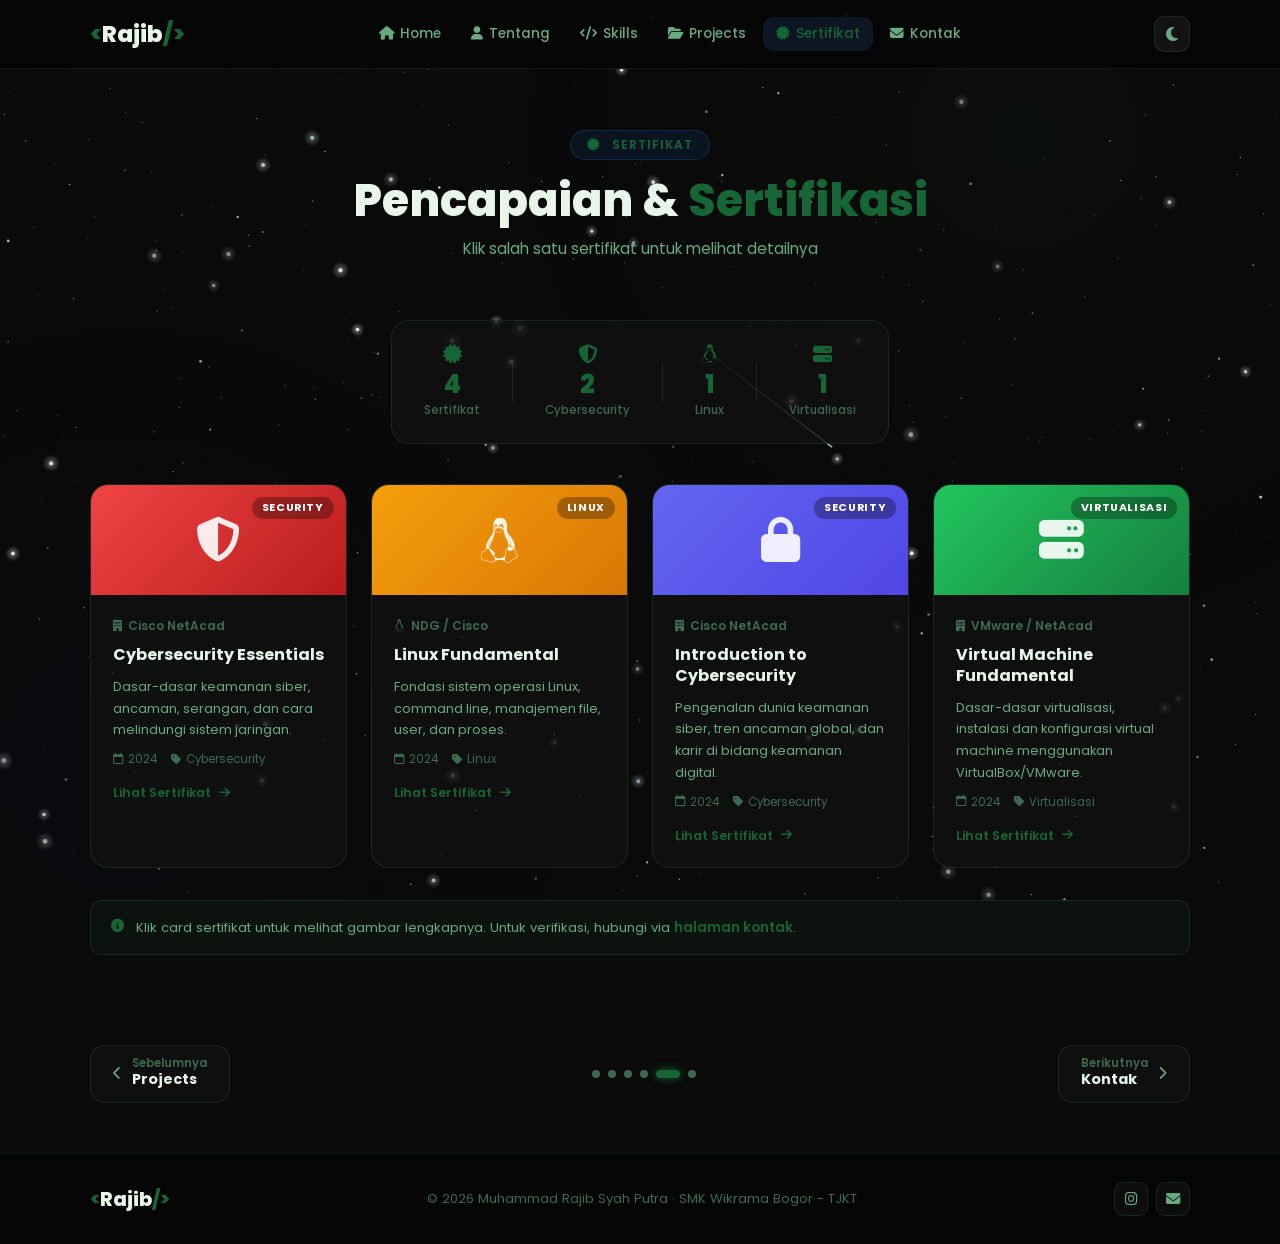
<file: certificates.html>
<!DOCTYPE html>
<html lang="id">
<head>
    <meta charset="UTF-8">
    <meta name="viewport" content="width=device-width, initial-scale=1.0">
    <title>Rajib | Sertifikat</title>
    <link rel="stylesheet" href="style.css">
    <link rel="stylesheet" href="https://cdnjs.cloudflare.com/ajax/libs/font-awesome/6.5.0/css/all.min.css">
</head>
<body>
<canvas id="starCanvas"></canvas>
<div id="pageOverlay"></div>

<nav class="navbar" id="navbar">
    <a class="logo" href="index.html" data-page>
        <span class="logo-bracket">&lt;</span>Rajib<span class="logo-bracket">/&gt;</span>
    </a>
    <ul class="nav-links" id="navLinks">
        <li><a class="nav-link" href="index.html" data-page><i class="fa-solid fa-house"></i> Home</a></li>
        <li><a class="nav-link" href="about.html" data-page><i class="fa-solid fa-user"></i> Tentang</a></li>
        <li><a class="nav-link" href="skills.html" data-page><i class="fa-solid fa-code"></i> Skills</a></li>
        <li><a class="nav-link" href="projects.html" data-page><i class="fa-solid fa-folder-open"></i> Projects</a></li>
        <li><a class="nav-link active" href="certificates.html"><i class="fa-solid fa-certificate"></i> Sertifikat</a></li>
        <li><a class="nav-link" href="contact.html" data-page><i class="fa-solid fa-envelope"></i> Kontak</a></li>
    </ul>
    <div class="navbar-right">
        <button id="themeToggle"><i class="fa-solid fa-moon"></i></button>
        <button class="hamburger" id="hamburger"><span></span><span></span><span></span></button>
    </div>
</nav>

<div class="page-wrapper">
    <div class="page-header reveal">
        <div class="page-tag"><i class="fa-solid fa-certificate"></i> &nbsp;Sertifikat</div>
        <h1>Pencapaian & <span>Sertifikasi</span></h1>
        <p>Klik salah satu sertifikat untuk melihat detailnya</p>
    </div>

    <div class="section-content">

        <!-- STATS -->
        <div class="cert-stats reveal">
            <div class="cert-stat-item">
                <i class="fa-solid fa-certificate"></i>
                <span class="cert-stat-num">4</span>
                <span class="cert-stat-label">Sertifikat</span>
            </div>
            <div class="cert-stat-div"></div>
            <div class="cert-stat-item">
                <i class="fa-solid fa-shield-halved"></i>
                <span class="cert-stat-num">2</span>
                <span class="cert-stat-label">Cybersecurity</span>
            </div>
            <div class="cert-stat-div"></div>
            <div class="cert-stat-item">
                <i class="fa-brands fa-linux"></i>
                <span class="cert-stat-num">1</span>
                <span class="cert-stat-label">Linux</span>
            </div>
            <div class="cert-stat-div"></div>
            <div class="cert-stat-item">
                <i class="fa-solid fa-server"></i>
                <span class="cert-stat-num">1</span>
                <span class="cert-stat-label">Virtualisasi</span>
            </div>
        </div>

        <!-- CERT CARDS — klik untuk masuk detail -->
        <div class="cert-cards-grid reveal">

            <a href="certificate-detail.html?id=cybersec" class="cert-full-card cert-clickable" data-page>
                <div class="cert-card-top" style="background:linear-gradient(135deg,#ef4444,#b91c1c);">
                    <i class="fa-solid fa-shield-halved"></i>
                    <div class="cert-badge-label">Security</div>
                    <div class="cert-view-hint"><i class="fa-solid fa-eye"></i> Lihat</div>
                </div>
                <div class="cert-card-body">
                    <div class="cert-issuer"><i class="fa-solid fa-building"></i> Cisco NetAcad</div>
                    <h3>Cybersecurity Essentials</h3>
                    <p>Dasar-dasar keamanan siber, ancaman, serangan, dan cara melindungi sistem jaringan.</p>
                    <div class="cert-meta">
                        <span><i class="fa-regular fa-calendar"></i> 2024</span>
                        <span><i class="fa-solid fa-tag"></i> Cybersecurity</span>
                    </div>
                    <div class="cert-enter-btn"><span>Lihat Sertifikat</span><i class="fa-solid fa-arrow-right"></i></div>
                </div>
            </a>

            <a href="certificate-detail.html?id=linux" class="cert-full-card cert-clickable" data-page>
                <div class="cert-card-top" style="background:linear-gradient(135deg,#f59e0b,#d97706);">
                    <i class="fa-brands fa-linux"></i>
                    <div class="cert-badge-label">Linux</div>
                    <div class="cert-view-hint"><i class="fa-solid fa-eye"></i> Lihat</div>
                </div>
                <div class="cert-card-body">
                    <div class="cert-issuer"><i class="fa-brands fa-linux"></i> NDG / Cisco</div>
                    <h3>Linux Fundamental</h3>
                    <p>Fondasi sistem operasi Linux, command line, manajemen file, user, dan proses.</p>
                    <div class="cert-meta">
                        <span><i class="fa-regular fa-calendar"></i> 2024</span>
                        <span><i class="fa-solid fa-tag"></i> Linux</span>
                    </div>
                    <div class="cert-enter-btn"><span>Lihat Sertifikat</span><i class="fa-solid fa-arrow-right"></i></div>
                </div>
            </a>

            <a href="certificate-detail.html?id=introcybersec" class="cert-full-card cert-clickable" data-page>
                <div class="cert-card-top" style="background:linear-gradient(135deg,#6366f1,#4f46e5);">
                    <i class="fa-solid fa-lock"></i>
                    <div class="cert-badge-label">Security</div>
                    <div class="cert-view-hint"><i class="fa-solid fa-eye"></i> Lihat</div>
                </div>
                <div class="cert-card-body">
                    <div class="cert-issuer"><i class="fa-solid fa-building"></i> Cisco NetAcad</div>
                    <h3>Introduction to Cybersecurity</h3>
                    <p>Pengenalan dunia keamanan siber, tren ancaman global, dan karir di bidang keamanan digital.</p>
                    <div class="cert-meta">
                        <span><i class="fa-regular fa-calendar"></i> 2024</span>
                        <span><i class="fa-solid fa-tag"></i> Cybersecurity</span>
                    </div>
                    <div class="cert-enter-btn"><span>Lihat Sertifikat</span><i class="fa-solid fa-arrow-right"></i></div>
                </div>
            </a>

            <a href="certificate-detail.html?id=vm" class="cert-full-card cert-clickable" data-page>
                <div class="cert-card-top" style="background:linear-gradient(135deg,#22c55e,#15803d);">
                    <i class="fa-solid fa-server"></i>
                    <div class="cert-badge-label">Virtualisasi</div>
                    <div class="cert-view-hint"><i class="fa-solid fa-eye"></i> Lihat</div>
                </div>
                <div class="cert-card-body">
                    <div class="cert-issuer"><i class="fa-solid fa-building"></i> VMware / NetAcad</div>
                    <h3>Virtual Machine Fundamental</h3>
                    <p>Dasar-dasar virtualisasi, instalasi dan konfigurasi virtual machine menggunakan VirtualBox/VMware.</p>
                    <div class="cert-meta">
                        <span><i class="fa-regular fa-calendar"></i> 2024</span>
                        <span><i class="fa-solid fa-tag"></i> Virtualisasi</span>
                    </div>
                    <div class="cert-enter-btn"><span>Lihat Sertifikat</span><i class="fa-solid fa-arrow-right"></i></div>
                </div>
            </a>

        </div>

        <div class="cert-note reveal">
            <i class="fa-solid fa-circle-info"></i>
            <p>Klik card sertifikat untuk melihat gambar lengkapnya. Untuk verifikasi, hubungi via <a href="contact.html" data-page>halaman kontak</a>.</p>
        </div>

    </div>

    <div class="page-nav">
        <a href="projects.html" class="page-nav-btn" data-page>
            <i class="fa-solid fa-chevron-left"></i>
            <div><span class="nav-label">Sebelumnya</span><span class="nav-title">Projects</span></div>
        </a>
        <div class="page-dots">
            <a href="index.html" class="page-dot" data-page title="Home"></a>
            <a href="about.html" class="page-dot" data-page title="Tentang"></a>
            <a href="skills.html" class="page-dot" data-page title="Skills"></a>
            <a href="projects.html" class="page-dot" data-page title="Projects"></a>
            <a href="certificates.html" class="page-dot active" title="Sertifikat"></a>
            <a href="contact.html" class="page-dot" data-page title="Kontak"></a>
        </div>
        <a href="contact.html" class="page-nav-btn" data-page>
            <div><span class="nav-label">Berikutnya</span><span class="nav-title">Kontak</span></div>
            <i class="fa-solid fa-chevron-right"></i>
        </a>
    </div>

    <footer>
        <div class="footer-inner">
            <div class="footer-logo"><span class="logo-bracket">&lt;</span>Rajib<span class="logo-bracket">/&gt;</span></div>
            <p id="footerYear"></p>
            <div class="footer-social">
                <a href="https://www.instagram.com/boyzjiboyz77_/" target="_blank"><i class="fa-brands fa-instagram"></i></a>
                <a href="mailto:muhamadrajibsyahputra@smkwikrama.sch.id"><i class="fa-solid fa-envelope"></i></a>
            </div>
        </div>
    </footer>
</div>

<button class="back-to-top" id="backToTop"><i class="fa-solid fa-chevron-up"></i></button>
<script src="app.js"></script>
</body>
</html>
</file>
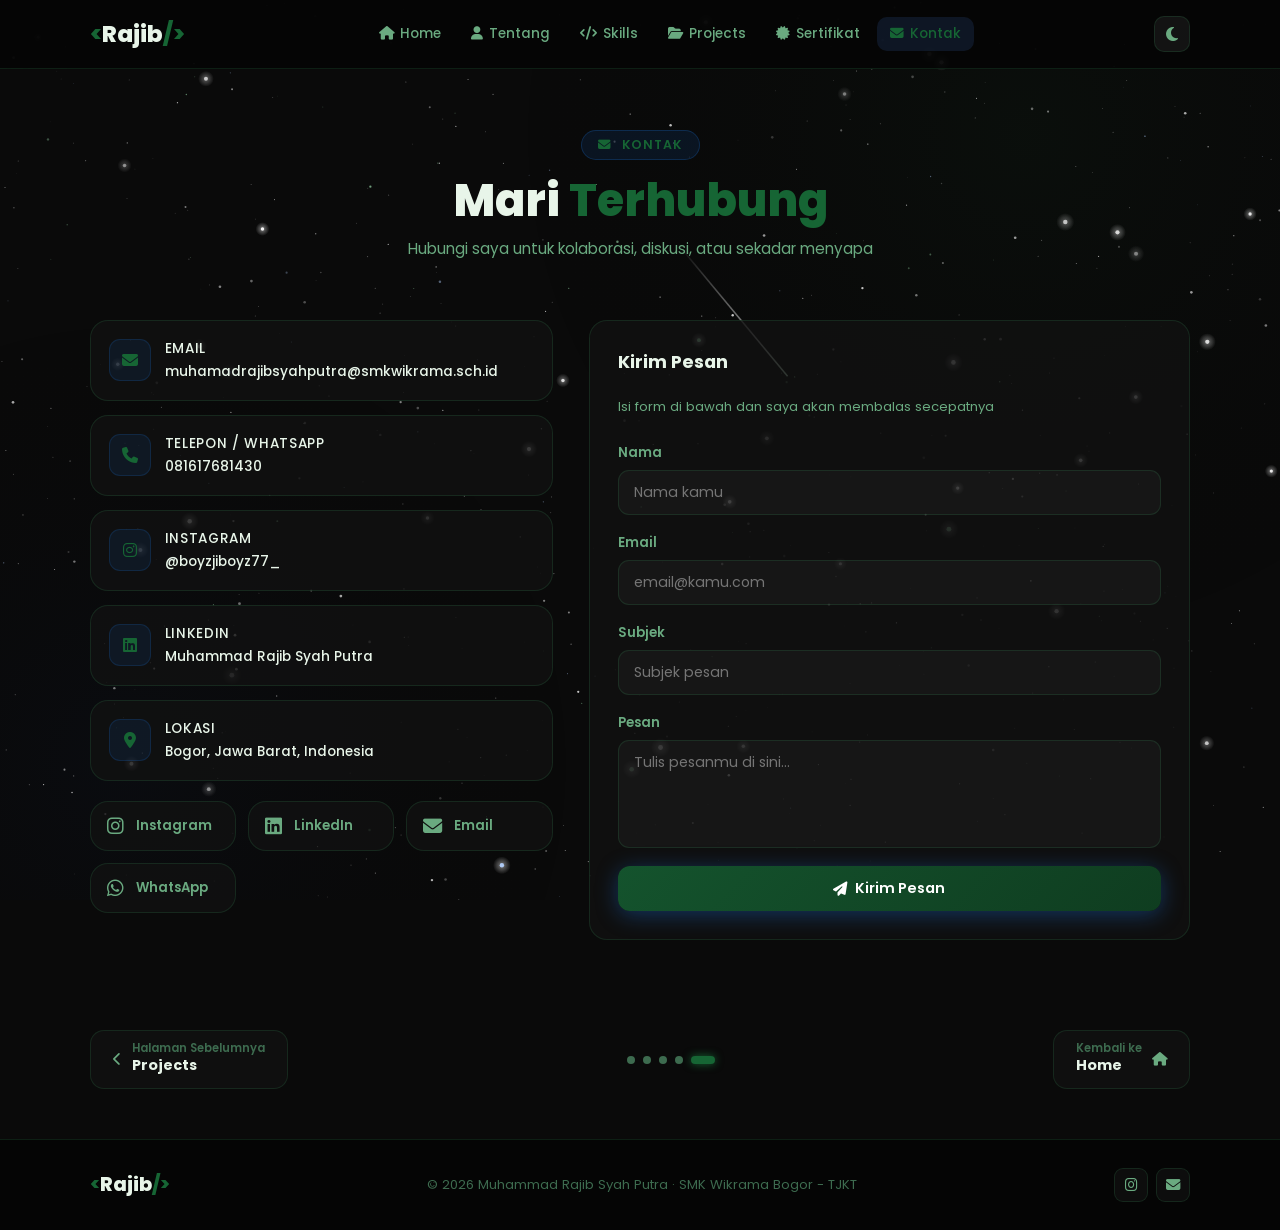
<file: contact.html>
<!DOCTYPE html>
<html lang="id">
<head>
    <meta charset="UTF-8">
    <meta name="viewport" content="width=device-width, initial-scale=1.0">
    <title>Rajib | Kontak</title>
    <link rel="stylesheet" href="style.css">
    <link rel="stylesheet" href="https://cdnjs.cloudflare.com/ajax/libs/font-awesome/6.5.0/css/all.min.css">
</head>
<body>
<canvas id="starCanvas"></canvas>
<div id="pageOverlay"></div>

<nav class="navbar" id="navbar">
    <a class="logo" href="index.html" data-page>
        <span class="logo-bracket">&lt;</span>Rajib<span class="logo-bracket">/&gt;</span>
    </a>
    <ul class="nav-links" id="navLinks">
        <li><a class="nav-link" href="index.html" data-page><i class="fa-solid fa-house"></i> Home</a></li>
        <li><a class="nav-link" href="about.html" data-page><i class="fa-solid fa-user"></i> Tentang</a></li>
        <li><a class="nav-link" href="skills.html" data-page><i class="fa-solid fa-code"></i> Skills</a></li>
        <li><a class="nav-link" href="projects.html" data-page><i class="fa-solid fa-folder-open"></i> Projects</a></li>
        <li><a class="nav-link" href="certificates.html" data-page><i class="fa-solid fa-certificate"></i> Sertifikat</a></li>
        <li><a class="nav-link active" href="contact.html"><i class="fa-solid fa-envelope"></i> Kontak</a></li>
    </ul>
    <div class="navbar-right">
        <button id="themeToggle"><i class="fa-solid fa-moon"></i></button>
        <button class="hamburger" id="hamburger"><span></span><span></span><span></span></button>
    </div>
</nav>

<div class="page-wrapper">
    <div class="page-header reveal">
        <div class="page-tag"><i class="fa-solid fa-envelope"></i> &nbsp;Kontak</div>
        <h1>Mari <span>Terhubung</span></h1>
        <p>Hubungi saya untuk kolaborasi, diskusi, atau sekadar menyapa</p>
    </div>

    <div class="section-content">
        <div class="contact-wrapper reveal">
            <div>
                <div class="contact-info">
                    <div class="contact-item">
                        <div class="contact-icon"><i class="fa-solid fa-envelope"></i></div>
                        <div>
                            <span class="contact-label">Email</span>
                            <a href="mailto:muhamadrajibsyahputra@smkwikrama.sch.id">muhamadrajibsyahputra@smkwikrama.sch.id</a>
                        </div>
                    </div>
                    <div class="contact-item">
                        <div class="contact-icon"><i class="fa-solid fa-phone"></i></div>
                        <div>
                            <span class="contact-label">Telepon / WhatsApp</span>
                            <a href="tel:081617681430">081617681430</a>
                        </div>
                    </div>
                    <div class="contact-item">
                        <div class="contact-icon"><i class="fa-brands fa-instagram"></i></div>
                        <div>
                            <span class="contact-label">Instagram</span>
                            <a href="https://www.instagram.com/boyzjiboyz77_/" target="_blank">@boyzjiboyz77_</a>
                        </div>
                    </div>
                    <div class="contact-item">
                        <div class="contact-icon"><i class="fa-brands fa-linkedin"></i></div>
                        <div>
                            <span class="contact-label">LinkedIn</span>
                            <a href="https://www.linkedin.com/in/muhammad-rajib-syah-putra-096125414/" target="_blank">Muhammad Rajib Syah Putra</a>
                        </div>
                    </div>
                    <div class="contact-item">
                        <div class="contact-icon"><i class="fa-solid fa-location-dot"></i></div>
                        <div>
                            <span class="contact-label">Lokasi</span>
                            <span>Bogor, Jawa Barat, Indonesia</span>
                        </div>
                    </div>
                </div>

                <div class="social-links" style="margin-top:20px;">
                    <a href="https://www.instagram.com/boyzjiboyz77_/" target="_blank" class="social-link">
                        <i class="fa-brands fa-instagram"></i><span>Instagram</span>
                    </a>
                    <a href="https://www.linkedin.com/in/muhammad-rajib-syah-putra-096125414/" target="_blank" class="social-link">
                        <i class="fa-brands fa-linkedin"></i><span>LinkedIn</span>
                    </a>
                    <a href="mailto:muhamadrajibsyahputra@smkwikrama.sch.id" class="social-link">
                        <i class="fa-solid fa-envelope"></i><span>Email</span>
                    </a>
                    <a href="tel:081617681430" class="social-link">
                        <i class="fa-brands fa-whatsapp"></i><span>WhatsApp</span>
                    </a>
                </div>
            </div>

            <form class="contact-form" id="contactForm"
                  action="https://formsubmit.co/muhamadrajibsyahputra@smkwikrama.sch.id"
                  method="POST">

                <!-- FormSubmit config -->
                <input type="hidden" name="_subject" value="Pesan Baru dari Portfolio Rajib!">
                <input type="hidden" name="_captcha" value="false">
                <input type="hidden" name="_template" value="table">
                <input type="hidden" name="_next" value="https://rajib.github.io/thanks.html">

                <h3 style="font-size:1.1rem;font-weight:700;margin-bottom:4px;">Kirim Pesan</h3>
                <p style="color:var(--gray);font-size:0.82rem;margin-bottom:8px;">Isi form di bawah dan saya akan membalas secepatnya</p>
                <div class="form-group">
                    <label for="nameInput">Nama</label>
                    <input type="text" id="nameInput" name="Nama" placeholder="Nama kamu" autocomplete="off" required/>
                </div>
                <div class="form-group">
                    <label for="emailInput">Email</label>
                    <input type="email" id="emailInput" name="Email" placeholder="email@kamu.com" autocomplete="off" required/>
                </div>
                <div class="form-group">
                    <label for="subjectInput">Subjek</label>
                    <input type="text" id="subjectInput" name="Subjek" placeholder="Subjek pesan" autocomplete="off"/>
                </div>
                <div class="form-group">
                    <label for="msgInput">Pesan</label>
                    <textarea id="msgInput" name="Pesan" rows="4" placeholder="Tulis pesanmu di sini..." required></textarea>
                </div>
                <button type="submit" class="btn btn-primary btn-full">
                    <i class="fa-solid fa-paper-plane"></i> Kirim Pesan
                </button>
            </form>
        </div>
    </div>

    <!-- PAGE NAV -->
    <div class="page-nav">
        <a href="projects.html" class="page-nav-btn" data-page>
            <i class="fa-solid fa-chevron-left"></i>
            <div><span class="nav-label">Halaman Sebelumnya</span><span class="nav-title">Projects</span></div>
        </a>
        <div class="page-dots">
            <a href="index.html" class="page-dot" data-page title="Home"></a>
            <a href="about.html" class="page-dot" data-page title="Tentang"></a>
            <a href="skills.html" class="page-dot" data-page title="Skills"></a>
            <a href="projects.html" class="page-dot" data-page title="Projects"></a>
            <a href="contact.html" class="page-dot active" title="Kontak"></a>
        </div>
        <a href="index.html" class="page-nav-btn" data-page>
            <div><span class="nav-label">Kembali ke</span><span class="nav-title">Home</span></div>
            <i class="fa-solid fa-house"></i>
        </a>
    </div>

    <footer>
        <div class="footer-inner">
            <div class="footer-logo"><span class="logo-bracket">&lt;</span>Rajib<span class="logo-bracket">/&gt;</span></div>
            <p id="footerYear"></p>
            <div class="footer-social">
                <a href="https://www.instagram.com/boyzjiboyz77_/" target="_blank"><i class="fa-brands fa-instagram"></i></a>
                <a href="mailto:muhamadrajibsyahputra@smkwikrama.sch.id"><i class="fa-solid fa-envelope"></i></a>
            </div>
        </div>
    </footer>
</div>

<button class="back-to-top" id="backToTop"><i class="fa-solid fa-chevron-up"></i></button>
<script src="app.js"></script>
</body>
</html>
</file>
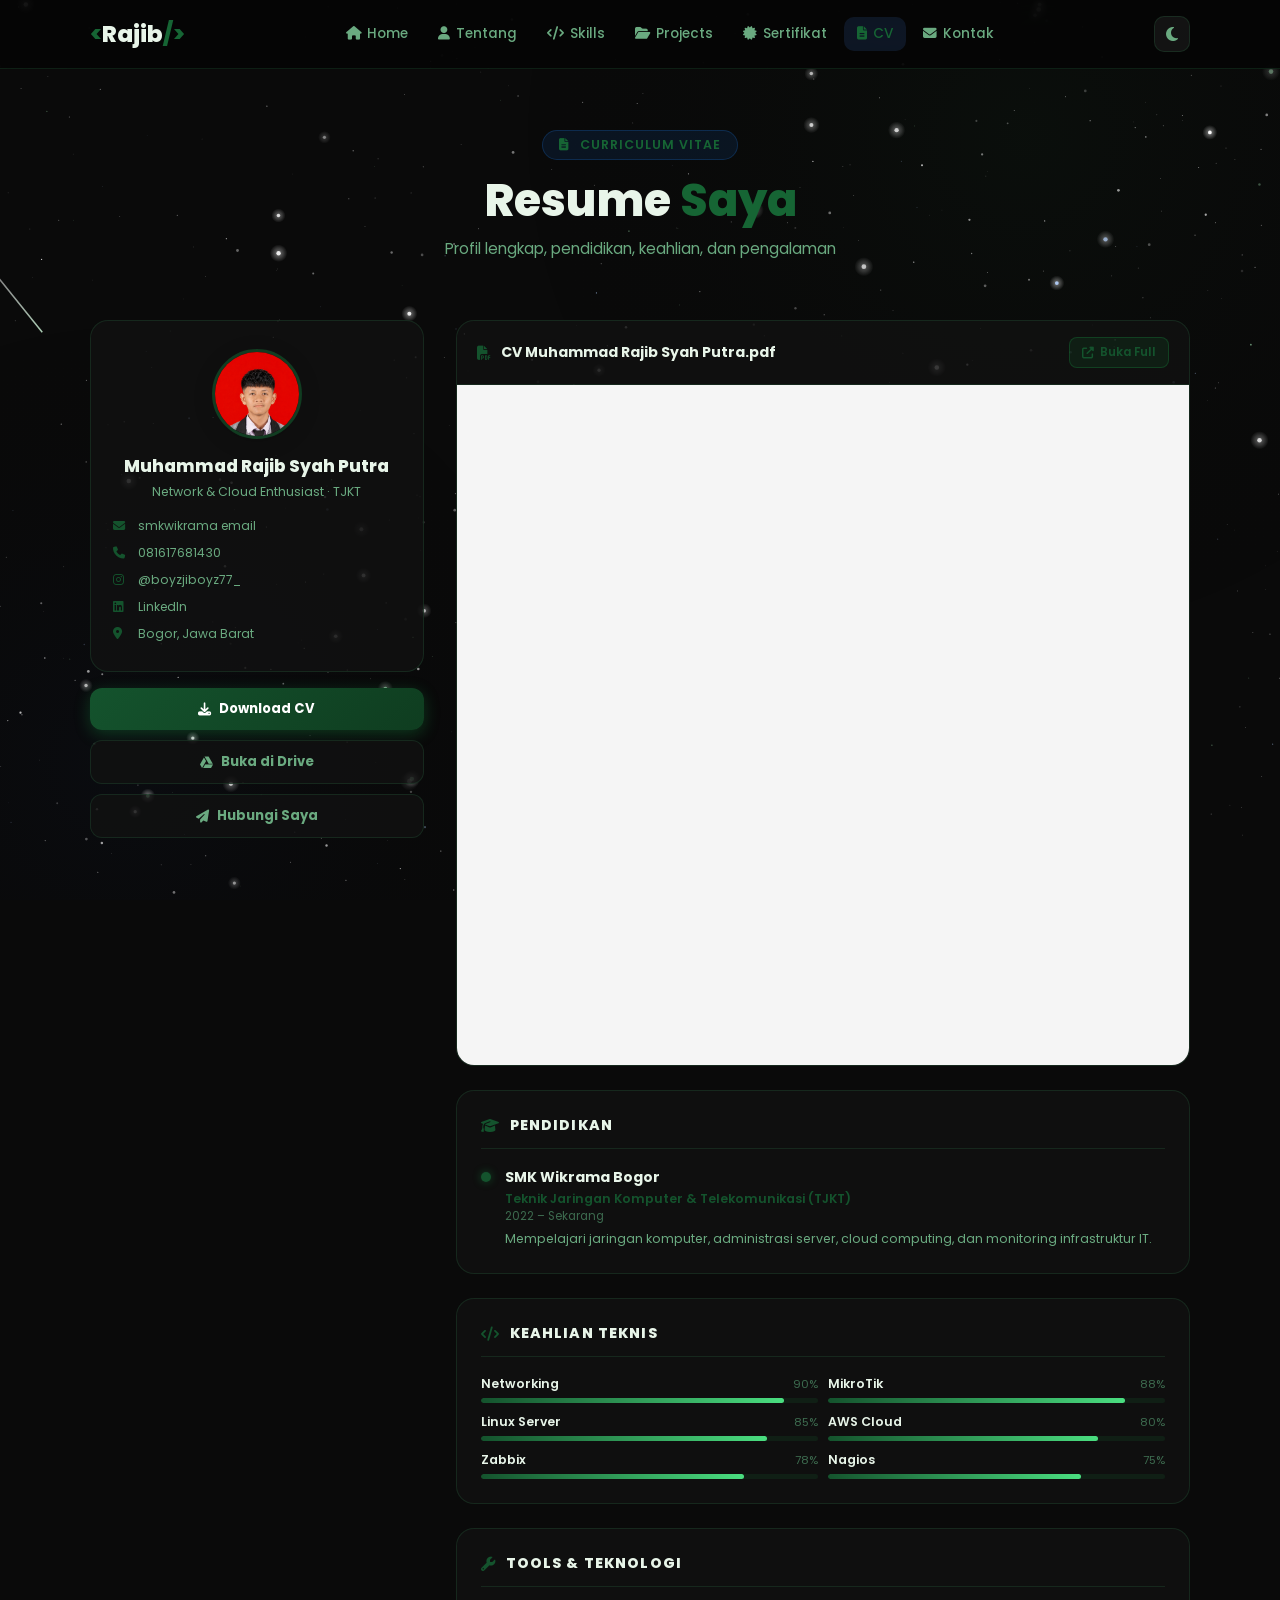
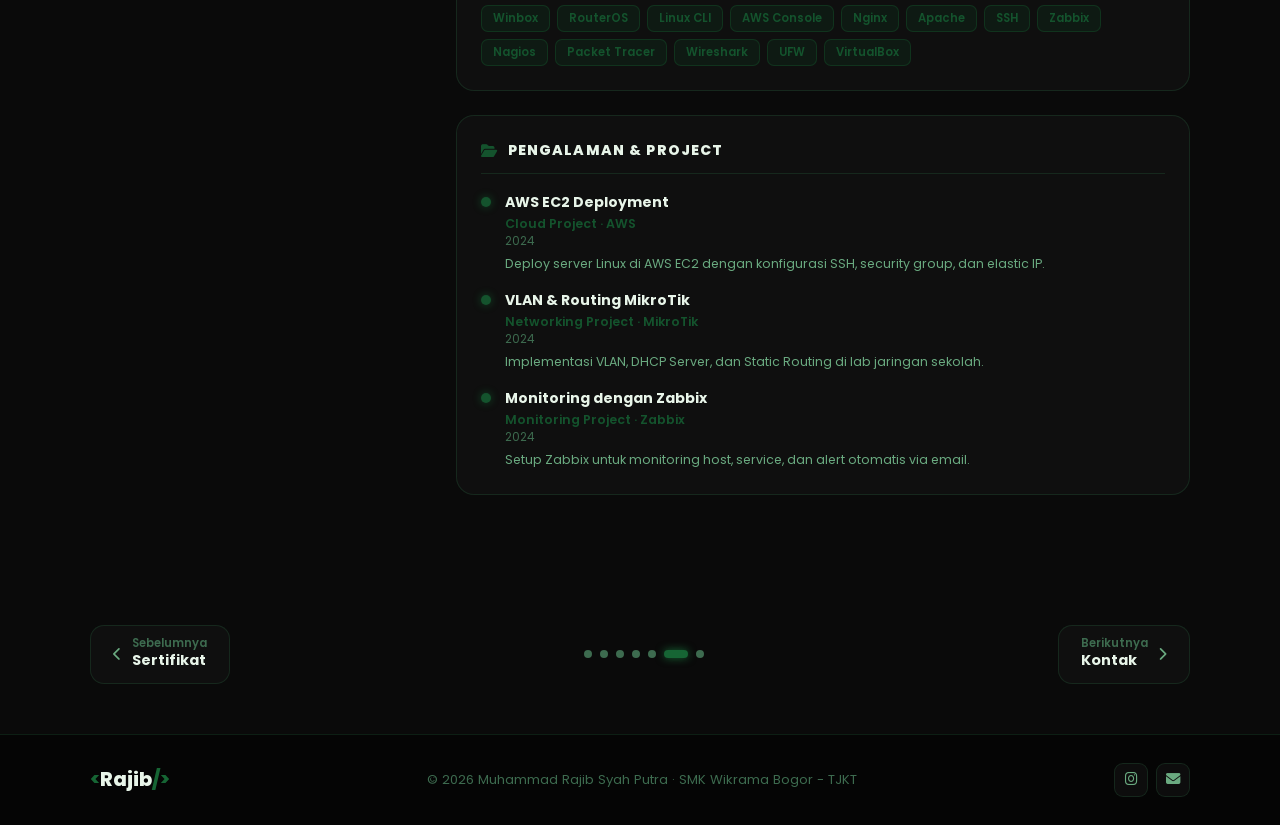
<file: cv.html>
<!DOCTYPE html>
<html lang="id">
<head>
    <meta charset="UTF-8">
    <meta name="viewport" content="width=device-width, initial-scale=1.0">
    <title>Rajib | Curriculum Vitae</title>
    <link rel="stylesheet" href="style.css">
    <link rel="stylesheet" href="https://cdnjs.cloudflare.com/ajax/libs/font-awesome/6.5.0/css/all.min.css">
    <style>
        .cv-wrapper {
            display: grid;
            grid-template-columns: 1fr 2.2fr;
            gap: 32px;
            align-items: start;
            margin-bottom: 40px;
        }

        /* ── Sidebar ── */
        .cv-sidebar {
            display: flex;
            flex-direction: column;
            gap: 16px;
            position: sticky;
            top: 90px;
        }

        .cv-profile-card {
            background: var(--dark-card);
            border: 1px solid var(--border);
            border-radius: var(--radius);
            padding: 28px 22px;
            text-align: center;
            backdrop-filter: blur(14px);
        }

        .cv-avatar {
            width: 90px; height: 90px;
            border-radius: 50%;
            object-fit: cover;
            object-position: top;
            border: 3px solid rgba(22,163,74,0.3);
            margin: 0 auto 14px;
            display: block;
            box-shadow: 0 4px 20px rgba(0,0,0,0.15);
        }

        .cv-name {
            font-size: 1.05rem;
            font-weight: 800;
            margin-bottom: 4px;
            color: var(--light);
        }

        .cv-role {
            font-size: 0.78rem;
            color: var(--gray);
            margin-bottom: 16px;
        }

        .cv-contact-list {
            list-style: none;
            display: flex;
            flex-direction: column;
            gap: 9px;
            text-align: left;
        }

        .cv-contact-list li {
            display: flex;
            align-items: center;
            gap: 9px;
            font-size: 0.76rem;
            color: var(--gray);
        }

        .cv-contact-list li i {
            width: 16px;
            color: var(--primary);
            flex-shrink: 0;
        }

        .cv-contact-list a {
            color: var(--gray);
            text-decoration: none;
            word-break: break-all;
        }

        .cv-contact-list a:hover { color: var(--primary); }

        .cv-action-btns {
            display: flex;
            flex-direction: column;
            gap: 10px;
        }

        .cv-btn {
            display: flex;
            align-items: center;
            justify-content: center;
            gap: 8px;
            padding: 11px 16px;
            border-radius: 12px;
            font-size: 0.82rem;
            font-weight: 700;
            text-decoration: none;
            transition: var(--transition);
            border: none;
            cursor: pointer;
            font-family: 'Poppins', sans-serif;
        }

        .cv-btn-primary {
            background: linear-gradient(135deg, var(--primary), var(--primary-dark));
            color: white;
            box-shadow: 0 4px 16px rgba(22,163,74,0.3);
        }

        .cv-btn-primary:hover { transform: translateY(-2px); box-shadow: 0 8px 24px rgba(22,163,74,0.4); }

        .cv-btn-secondary {
            background: var(--dark-card);
            border: 1px solid var(--border);
            color: var(--gray);
        }

        .cv-btn-secondary:hover { border-color: rgba(22,163,74,0.4); color: var(--primary); transform: translateY(-2px); }

        /* ── Main CV content ── */
        .cv-main {
            display: flex;
            flex-direction: column;
            gap: 24px;
        }

        /* PDF Embed */
        .cv-pdf-section {
            background: var(--dark-card);
            border: 1px solid var(--border);
            border-radius: var(--radius);
            overflow: hidden;
            backdrop-filter: blur(14px);
        }

        .cv-pdf-header {
            display: flex;
            align-items: center;
            justify-content: space-between;
            padding: 16px 20px;
            border-bottom: 1px solid var(--border);
        }

        .cv-pdf-title {
            display: flex;
            align-items: center;
            gap: 10px;
            font-size: 0.88rem;
            font-weight: 700;
            color: var(--light);
        }

        .cv-pdf-title i { color: var(--primary); }

        .cv-pdf-actions {
            display: flex;
            gap: 8px;
        }

        .cv-pdf-actions a {
            display: flex;
            align-items: center;
            gap: 6px;
            padding: 6px 12px;
            border-radius: 8px;
            font-size: 0.74rem;
            font-weight: 600;
            text-decoration: none;
            transition: var(--transition);
        }

        .cv-pdf-actions .btn-open {
            background: rgba(22,163,74,0.1);
            border: 1px solid rgba(22,163,74,0.25);
            color: var(--primary);
        }

        .cv-pdf-actions .btn-open:hover { background: rgba(22,163,74,0.2); }

        .cv-pdf-embed {
            width: 100%;
            height: 680px;
            border: none;
            display: block;
            background: #f5f5f5;
        }

        .cv-pdf-fallback {
            display: none;
            padding: 48px 24px;
            text-align: center;
            flex-direction: column;
            align-items: center;
            gap: 16px;
        }

        .cv-pdf-fallback i { font-size: 3rem; color: var(--gray-2); }
        .cv-pdf-fallback p { color: var(--gray); font-size: 0.88rem; }

        /* CV sections */
        .cv-section {
            background: var(--dark-card);
            border: 1px solid var(--border);
            border-radius: var(--radius);
            padding: 24px;
            backdrop-filter: blur(14px);
        }

        .cv-section-title {
            display: flex;
            align-items: center;
            gap: 10px;
            font-size: 0.88rem;
            font-weight: 800;
            color: var(--light);
            text-transform: uppercase;
            letter-spacing: 0.08em;
            margin-bottom: 18px;
            padding-bottom: 12px;
            border-bottom: 1px solid var(--border);
        }

        .cv-section-title i { color: var(--primary); font-size: 0.9rem; }

        .cv-timeline {
            display: flex;
            flex-direction: column;
            gap: 16px;
        }

        .cv-timeline-item {
            display: flex;
            gap: 14px;
        }

        .cv-timeline-dot {
            width: 10px; height: 10px;
            background: var(--primary);
            border-radius: 50%;
            flex-shrink: 0;
            margin-top: 5px;
            box-shadow: 0 0 8px rgba(22,163,74,0.4);
        }

        .cv-timeline-body h4 { font-size: 0.88rem; font-weight: 700; margin-bottom: 2px; }
        .cv-timeline-body .cv-org { font-size: 0.78rem; color: var(--primary); font-weight: 600; }
        .cv-timeline-body .cv-year { font-size: 0.72rem; color: var(--gray-2); }
        .cv-timeline-body p { font-size: 0.78rem; color: var(--gray); line-height: 1.6; margin-top: 4px; }

        .cv-skill-grid {
            display: grid;
            grid-template-columns: repeat(2, 1fr);
            gap: 10px;
        }

        .cv-skill-item {
            display: flex;
            flex-direction: column;
            gap: 5px;
        }

        .cv-skill-row {
            display: flex;
            justify-content: space-between;
            align-items: center;
        }

        .cv-skill-row span:first-child { font-size: 0.78rem; font-weight: 600; }
        .cv-skill-row span:last-child { font-size: 0.7rem; color: var(--gray-2); }

        .cv-sbar {
            height: 5px;
            background: rgba(22,163,74,0.1);
            border-radius: 50px;
            overflow: hidden;
        }

        .cv-sbar-fill {
            height: 100%;
            background: linear-gradient(90deg, var(--primary), #4ade80);
            border-radius: 50px;
            width: 0;
            transition: width 1.5s ease;
        }

        .cv-tags { display: flex; flex-wrap: wrap; gap: 7px; }

        .cv-tag {
            background: rgba(22,163,74,0.08);
            border: 1px solid rgba(22,163,74,0.18);
            color: var(--primary);
            padding: 4px 11px;
            border-radius: 7px;
            font-size: 0.72rem;
            font-weight: 600;
        }

        /* Responsive */
        @media (max-width: 900px) {
            .cv-wrapper { grid-template-columns: 1fr; }
            .cv-sidebar { position: static; }
            .cv-pdf-embed { height: 450px; }
            .cv-skill-grid { grid-template-columns: 1fr; }
        }
    </style>
</head>
<body>
<canvas id="starCanvas"></canvas>
<div id="pageOverlay"></div>

<nav class="navbar" id="navbar">
    <a class="logo" href="index.html" data-page>
        <span class="logo-bracket">&lt;</span>Rajib<span class="logo-bracket">/&gt;</span>
    </a>
    <ul class="nav-links" id="navLinks">
        <li><a class="nav-link" href="index.html" data-page><i class="fa-solid fa-house"></i> Home</a></li>
        <li><a class="nav-link" href="about.html" data-page><i class="fa-solid fa-user"></i> Tentang</a></li>
        <li><a class="nav-link" href="skills.html" data-page><i class="fa-solid fa-code"></i> Skills</a></li>
        <li><a class="nav-link" href="projects.html" data-page><i class="fa-solid fa-folder-open"></i> Projects</a></li>
        <li><a class="nav-link" href="certificates.html" data-page><i class="fa-solid fa-certificate"></i> Sertifikat</a></li>
        <li><a class="nav-link active" href="cv.html"><i class="fa-solid fa-file-lines"></i> CV</a></li>
        <li><a class="nav-link" href="contact.html" data-page><i class="fa-solid fa-envelope"></i> Kontak</a></li>
    </ul>
    <div class="navbar-right">
        <button id="themeToggle"><i class="fa-solid fa-moon"></i></button>
        <button class="hamburger" id="hamburger"><span></span><span></span><span></span></button>
    </div>
</nav>

<div class="page-wrapper">
    <div class="page-header reveal">
        <div class="page-tag"><i class="fa-solid fa-file-lines"></i> &nbsp;Curriculum Vitae</div>
        <h1>Resume <span>Saya</span></h1>
        <p>Profil lengkap, pendidikan, keahlian, dan pengalaman</p>
    </div>

    <div class="section-content">
        <div class="cv-wrapper reveal">

            <!-- ── SIDEBAR ── -->
            <div class="cv-sidebar">
                <div class="cv-profile-card">
                    <img src="foto/foto.jpg" class="cv-avatar" alt="Rajib"
                         onerror="this.src='https://cdn-icons-png.flaticon.com/512/3135/3135715.png'">
                    <div class="cv-name">Muhammad Rajib Syah Putra</div>
                    <div class="cv-role">Network & Cloud Enthusiast · TJKT</div>
                    <ul class="cv-contact-list">
                        <li><i class="fa-solid fa-envelope"></i>
                            <a href="mailto:muhamadrajibsyahputra@smkwikrama.sch.id">smkwikrama email</a>
                        </li>
                        <li><i class="fa-solid fa-phone"></i>
                            <a href="tel:081617681430">081617681430</a>
                        </li>
                        <li><i class="fa-brands fa-instagram"></i>
                            <a href="https://www.instagram.com/boyzjiboyz77_/" target="_blank">@boyzjiboyz77_</a>
                        </li>
        <li><i class="fa-brands fa-linkedin"></i>
                            <a href="https://www.linkedin.com/in/muhammad-rajib-syah-putra-096125414/" target="_blank">LinkedIn</a>
                        </li>
                        <li><i class="fa-solid fa-location-dot"></i>
                            <span>Bogor, Jawa Barat</span>
                        </li>
                    </ul>
                </div>

                <div class="cv-action-btns">
                    <a href="https://drive.google.com/uc?export=download&id=1Xjm8Uk_de13yS_dwBT4vdyXnC1mIk-fl"
                       class="cv-btn cv-btn-primary">
                        <i class="fa-solid fa-download"></i> Download CV
                    </a>
                    <a href="https://drive.google.com/file/d/1Xjm8Uk_de13yS_dwBT4vdyXnC1mIk-fl/view"
                       target="_blank" class="cv-btn cv-btn-secondary">
                        <i class="fa-brands fa-google-drive"></i> Buka di Drive
                    </a>
                    <a href="contact.html" class="cv-btn cv-btn-secondary" data-page>
                        <i class="fa-solid fa-paper-plane"></i> Hubungi Saya
                    </a>
                </div>
            </div>

            <!-- ── MAIN ── -->
            <div class="cv-main">

                <!-- PDF Embed -->
                <div class="cv-pdf-section">
                    <div class="cv-pdf-header">
                        <div class="cv-pdf-title">
                            <i class="fa-solid fa-file-pdf"></i>
                            CV Muhammad Rajib Syah Putra.pdf
                        </div>
                        <div class="cv-pdf-actions">
                            <a href="https://drive.google.com/file/d/1Xjm8Uk_de13yS_dwBT4vdyXnC1mIk-fl/view"
                               target="_blank" class="btn-open">
                                <i class="fa-solid fa-external-link-alt"></i> Buka Full
                            </a>
                        </div>
                    </div>
                    <iframe
                        class="cv-pdf-embed"
                        src="https://drive.google.com/file/d/1Xjm8Uk_de13yS_dwBT4vdyXnC1mIk-fl/preview"
                        allow="autoplay"
                        title="CV Rajib">
                    </iframe>
                </div>

                <!-- Pendidikan -->
                <div class="cv-section">
                    <div class="cv-section-title">
                        <i class="fa-solid fa-graduation-cap"></i> Pendidikan
                    </div>
                    <div class="cv-timeline">
                        <div class="cv-timeline-item">
                            <div class="cv-timeline-dot"></div>
                            <div class="cv-timeline-body">
                                <h4>SMK Wikrama Bogor</h4>
                                <div class="cv-org">Teknik Jaringan Komputer & Telekomunikasi (TJKT)</div>
                                <div class="cv-year">2022 – Sekarang</div>
                                <p>Mempelajari jaringan komputer, administrasi server, cloud computing, dan monitoring infrastruktur IT.</p>
                            </div>
                        </div>
                    </div>
                </div>

                <!-- Skills -->
                <div class="cv-section">
                    <div class="cv-section-title">
                        <i class="fa-solid fa-code"></i> Keahlian Teknis
                    </div>
                    <div class="cv-skill-grid" id="cvSkillGrid">
                        <div class="cv-skill-item">
                            <div class="cv-skill-row"><span>Networking</span><span>90%</span></div>
                            <div class="cv-sbar"><div class="cv-sbar-fill" data-w="90"></div></div>
                        </div>
                        <div class="cv-skill-item">
                            <div class="cv-skill-row"><span>MikroTik</span><span>88%</span></div>
                            <div class="cv-sbar"><div class="cv-sbar-fill" data-w="88"></div></div>
                        </div>
                        <div class="cv-skill-item">
                            <div class="cv-skill-row"><span>Linux Server</span><span>85%</span></div>
                            <div class="cv-sbar"><div class="cv-sbar-fill" data-w="85"></div></div>
                        </div>
                        <div class="cv-skill-item">
                            <div class="cv-skill-row"><span>AWS Cloud</span><span>80%</span></div>
                            <div class="cv-sbar"><div class="cv-sbar-fill" data-w="80"></div></div>
                        </div>
                        <div class="cv-skill-item">
                            <div class="cv-skill-row"><span>Zabbix</span><span>78%</span></div>
                            <div class="cv-sbar"><div class="cv-sbar-fill" data-w="78"></div></div>
                        </div>
                        <div class="cv-skill-item">
                            <div class="cv-skill-row"><span>Nagios</span><span>75%</span></div>
                            <div class="cv-sbar"><div class="cv-sbar-fill" data-w="75"></div></div>
                        </div>
                    </div>
                </div>

                <!-- Tools -->
                <div class="cv-section">
                    <div class="cv-section-title">
                        <i class="fa-solid fa-wrench"></i> Tools & Teknologi
                    </div>
                    <div class="cv-tags">
                        <span class="cv-tag">Winbox</span>
                        <span class="cv-tag">RouterOS</span>
                        <span class="cv-tag">Linux CLI</span>
                        <span class="cv-tag">AWS Console</span>
                        <span class="cv-tag">Nginx</span>
                        <span class="cv-tag">Apache</span>
                        <span class="cv-tag">SSH</span>
                        <span class="cv-tag">Zabbix</span>
                        <span class="cv-tag">Nagios</span>
                        <span class="cv-tag">Packet Tracer</span>
                        <span class="cv-tag">Wireshark</span>
                        <span class="cv-tag">UFW</span>
                        <span class="cv-tag">VirtualBox</span>
                    </div>
                </div>

                <!-- Pengalaman / Project -->
                <div class="cv-section">
                    <div class="cv-section-title">
                        <i class="fa-solid fa-folder-open"></i> Pengalaman & Project
                    </div>
                    <div class="cv-timeline">
                        <div class="cv-timeline-item">
                            <div class="cv-timeline-dot"></div>
                            <div class="cv-timeline-body">
                                <h4>AWS EC2 Deployment</h4>
                                <div class="cv-org">Cloud Project · AWS</div>
                                <div class="cv-year">2024</div>
                                <p>Deploy server Linux di AWS EC2 dengan konfigurasi SSH, security group, dan elastic IP.</p>
                            </div>
                        </div>
                        <div class="cv-timeline-item">
                            <div class="cv-timeline-dot"></div>
                            <div class="cv-timeline-body">
                                <h4>VLAN & Routing MikroTik</h4>
                                <div class="cv-org">Networking Project · MikroTik</div>
                                <div class="cv-year">2024</div>
                                <p>Implementasi VLAN, DHCP Server, dan Static Routing di lab jaringan sekolah.</p>
                            </div>
                        </div>
                        <div class="cv-timeline-item">
                            <div class="cv-timeline-dot"></div>
                            <div class="cv-timeline-body">
                                <h4>Monitoring dengan Zabbix</h4>
                                <div class="cv-org">Monitoring Project · Zabbix</div>
                                <div class="cv-year">2024</div>
                                <p>Setup Zabbix untuk monitoring host, service, dan alert otomatis via email.</p>
                            </div>
                        </div>
                    </div>
                </div>

            </div>
        </div>
    </div>

    <div class="page-nav">
        <a href="certificates.html" class="page-nav-btn" data-page>
            <i class="fa-solid fa-chevron-left"></i>
            <div><span class="nav-label">Sebelumnya</span><span class="nav-title">Sertifikat</span></div>
        </a>
        <div class="page-dots">
            <a href="index.html" class="page-dot" data-page title="Home"></a>
            <a href="about.html" class="page-dot" data-page title="Tentang"></a>
            <a href="skills.html" class="page-dot" data-page title="Skills"></a>
            <a href="projects.html" class="page-dot" data-page title="Projects"></a>
            <a href="certificates.html" class="page-dot" data-page title="Sertifikat"></a>
            <a href="cv.html" class="page-dot active" title="CV"></a>
            <a href="contact.html" class="page-dot" data-page title="Kontak"></a>
        </div>
        <a href="contact.html" class="page-nav-btn" data-page>
            <div><span class="nav-label">Berikutnya</span><span class="nav-title">Kontak</span></div>
            <i class="fa-solid fa-chevron-right"></i>
        </a>
    </div>

    <footer>
        <div class="footer-inner">
            <div class="footer-logo"><span class="logo-bracket">&lt;</span>Rajib<span class="logo-bracket">/&gt;</span></div>
            <p id="footerYear"></p>
            <div class="footer-social">
                <a href="https://www.instagram.com/boyzjiboyz77_/" target="_blank"><i class="fa-brands fa-instagram"></i></a>
                <a href="mailto:muhamadrajibsyahputra@smkwikrama.sch.id"><i class="fa-solid fa-envelope"></i></a>
            </div>
        </div>
    </footer>
</div>

<button class="back-to-top" id="backToTop"><i class="fa-solid fa-chevron-up"></i></button>
<script src="app.js"></script>
<script>
// Animate CV skill bars on scroll
(function() {
    let animated = false;
    function animateBars() {
        if (animated) return;
        const grid = document.getElementById('cvSkillGrid');
        if (!grid) return;
        const top = grid.getBoundingClientRect().top;
        if (top < window.innerHeight - 60) {
            animated = true;
            document.querySelectorAll('.cv-sbar-fill').forEach(function(bar) {
                bar.style.width = bar.getAttribute('data-w') + '%';
            });
        }
    }
    window.addEventListener('scroll', animateBars);
    setTimeout(animateBars, 400);
})();
</script>
</body>
</html>
</file>
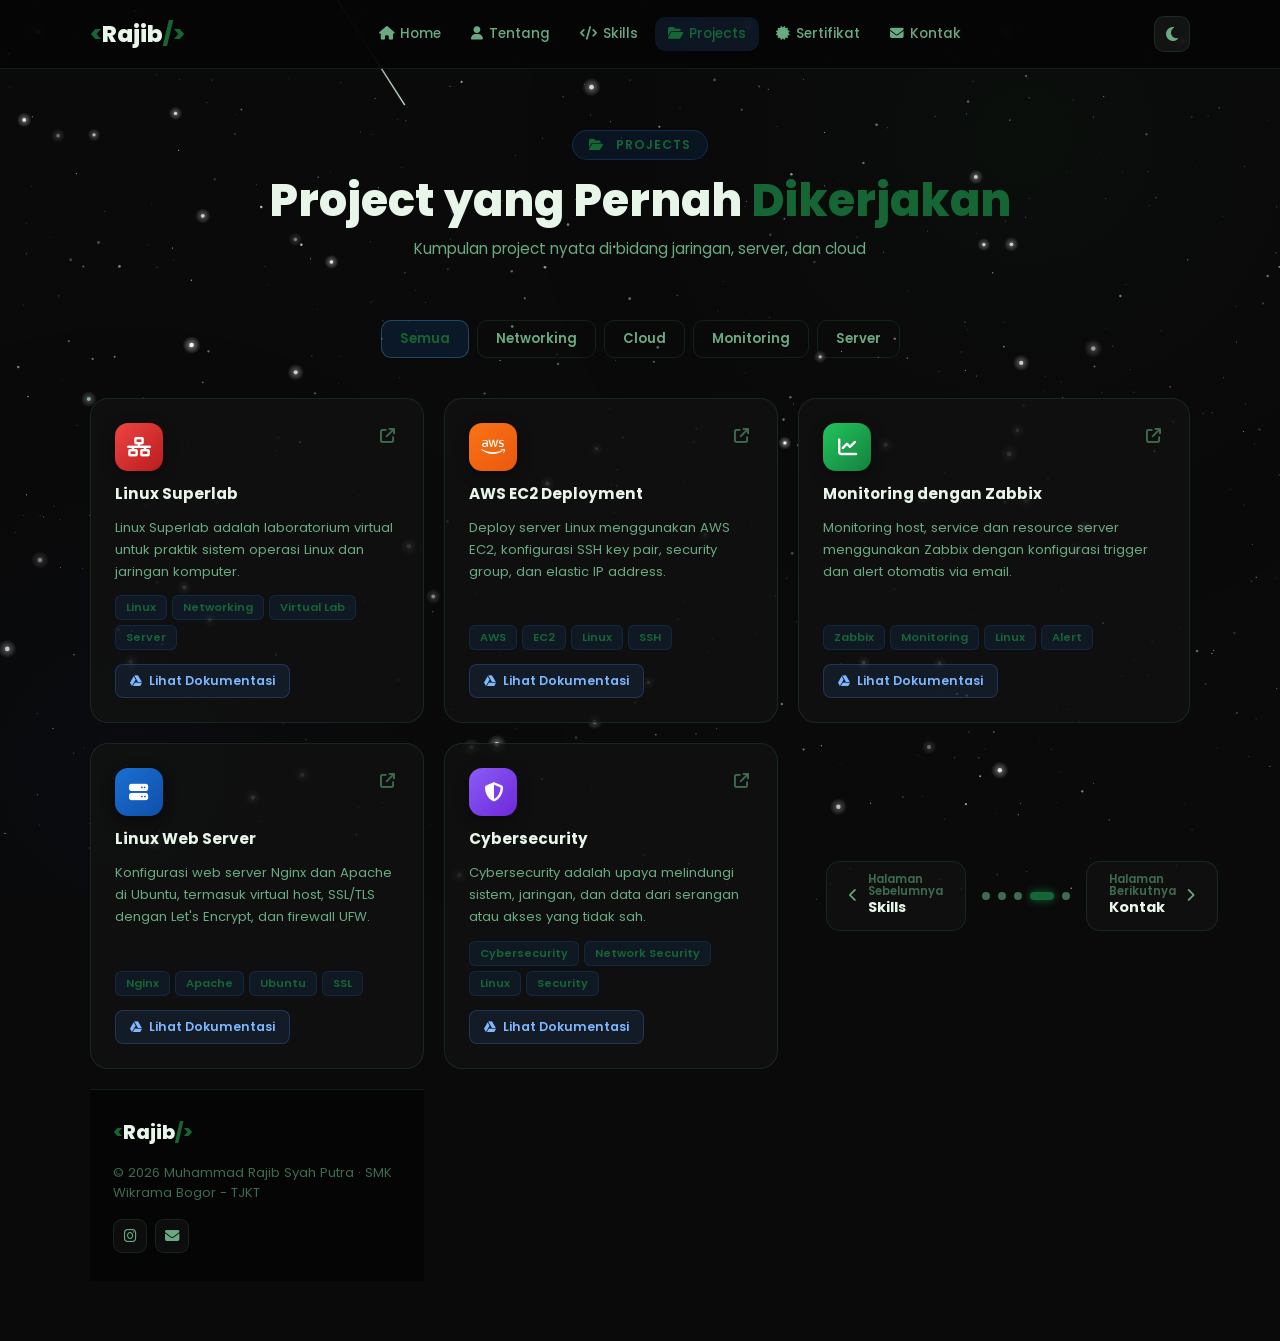
<file: projects.html>
<!DOCTYPE html>
<html lang="id">
<head>
    <meta charset="UTF-8">
    <meta name="viewport" content="width=device-width, initial-scale=1.0">
    <title>Rajib | Projects</title>
    <link rel="stylesheet" href="style.css">
    <link rel="stylesheet" href="https://cdnjs.cloudflare.com/ajax/libs/font-awesome/6.5.0/css/all.min.css">
</head>
<body>
<canvas id="starCanvas"></canvas>
<div id="pageOverlay"></div>

<nav class="navbar" id="navbar">
    <a class="logo" href="index.html" data-page>
        <span class="logo-bracket">&lt;</span>Rajib<span class="logo-bracket">/&gt;</span>
    </a>
    <ul class="nav-links" id="navLinks">
        <li><a class="nav-link" href="index.html" data-page><i class="fa-solid fa-house"></i> Home</a></li>
        <li><a class="nav-link" href="about.html" data-page><i class="fa-solid fa-user"></i> Tentang</a></li>
        <li><a class="nav-link" href="skills.html" data-page><i class="fa-solid fa-code"></i> Skills</a></li>
        <li><a class="nav-link active" href="projects.html"><i class="fa-solid fa-folder-open"></i> Projects</a></li>
        <li><a class="nav-link" href="certificates.html" data-page><i class="fa-solid fa-certificate"></i> Sertifikat</a></li>
        <li><a class="nav-link" href="contact.html" data-page><i class="fa-solid fa-envelope"></i> Kontak</a></li>
    </ul>
    <div class="navbar-right">
        <button id="themeToggle"><i class="fa-solid fa-moon"></i></button>
        <button class="hamburger" id="hamburger"><span></span><span></span><span></span></button>
    </div>
</nav>

<div class="page-wrapper">
    <div class="page-header reveal">
        <div class="page-tag"><i class="fa-solid fa-folder-open"></i> &nbsp;Projects</div>
        <h1>Project yang Pernah <span>Dikerjakan</span></h1>
        <p>Kumpulan project nyata di bidang jaringan, server, dan cloud</p>
    </div>

    <div class="section-content">
        <div class="projects-filter reveal">
            <button class="filter-btn active" data-filter="all">Semua</button>
            <button class="filter-btn" data-filter="network">Networking</button>
            <button class="filter-btn" data-filter="cloud">Cloud</button>
            <button class="filter-btn" data-filter="monitoring">Monitoring</button>
            <button class="filter-btn" data-filter="server">Server</button>
        </div>

        <div class="projects-grid reveal">
            <div class="project-card" data-cat="network">
    <div class="project-header">
        <div class="project-icon" style="background:linear-gradient(135deg,#ef4444,#b91c1c);">
            <i class="fa-solid fa-network-wired"></i>
        </div>

        <div class="project-links">
            <a href="https://drive.google.com/drive/folders/1UhNnIONF-SROGsM6S7cLC9_LUOoXM_--?usp=drive_link"
               target="_blank"
               title="Lihat dokumentasi di Google Drive">
                <i class="fa-solid fa-arrow-up-right-from-square"></i>
            </a>
        </div>
    </div>

    <h3>Linux Superlab</h3>

    <p>
        Linux Superlab adalah laboratorium virtual untuk praktik sistem operasi
        Linux dan jaringan komputer.
    </p>

    <div class="project-tags">
        <span class="tag">Linux</span>
        <span class="tag">Networking</span>
        <span class="tag">Virtual Lab</span>
        <span class="tag">Server</span>
    </div>

    <a href="https://drive.google.com/drive/folders/1UhNnIONF-SROGsM6S7cLC9_LUOoXM_--?usp=drive_link"
       target="_blank"
       class="project-drive-btn">
        <i class="fa-brands fa-google-drive"></i> Lihat Dokumentasi
    </a>
</div>

            <div class="project-card" data-cat="cloud">
                <div class="project-header">
                    <div class="project-icon" style="background:linear-gradient(135deg,#f97316,#ea580c);"><i class="fa-brands fa-aws"></i></div>
                    <div class="project-links">
                        <a href="https://drive.google.com/drive/folders/1NY3oLGmL78gJujLuJ2X99Dj9B-ZmpQY7?usp=drive_link" target="_blank" title="Lihat dokumentasi di Google Drive">
                            <i class="fa-solid fa-arrow-up-right-from-square"></i>
                        </a>
                    </div>
                </div>
                <h3>AWS EC2 Deployment</h3>
                <p>Deploy server Linux menggunakan AWS EC2, konfigurasi SSH key pair, security group, dan elastic IP address.</p>
                <div class="project-tags">
                    <span class="tag">AWS</span><span class="tag">EC2</span><span class="tag">Linux</span><span class="tag">SSH</span>
                </div>
                <a href="https://drive.google.com/drive/folders/1NY3oLGmL78gJujLuJ2X99Dj9B-ZmpQY7?usp=drive_link"
                   target="_blank" class="project-drive-btn">
                    <i class="fa-brands fa-google-drive"></i> Lihat Dokumentasi
                </a>
            </div>

            <div class="project-card" data-cat="monitoring">
    <div class="project-header">
        <div class="project-icon" style="background:linear-gradient(135deg,#22c55e,#15803d);">
            <i class="fa-solid fa-chart-line"></i>
        </div>
        <div class="project-links">
            <a href="https://drive.google.com/drive/folders/1n2MamLKlJ4hS3F7V4VMD_GRCauaGGI-y?usp=sharing"
               target="_blank"
               title="Lihat dokumentasi di Google Drive">
                <i class="fa-solid fa-arrow-up-right-from-square"></i>
            </a>
        </div>
    </div>

    <h3>Monitoring dengan Zabbix</h3>

    <p>
        Monitoring host, service dan resource server menggunakan Zabbix
        dengan konfigurasi trigger dan alert otomatis via email.
    </p>

    <div class="project-tags">
        <span class="tag">Zabbix</span>
        <span class="tag">Monitoring</span>
        <span class="tag">Linux</span>
        <span class="tag">Alert</span>
    </div>

    <a href="https://drive.google.com/drive/folders/1n2MamLKlJ4hS3F7V4VMD_GRCauaGGI-y?usp=sharing"
       target="_blank"
       class="project-drive-btn">
        <i class="fa-brands fa-google-drive"></i> Lihat Dokumentasi
    </a>
</div>

           <div class="project-card" data-cat="server">
    <div class="project-header">
        <div class="project-icon" style="background:linear-gradient(135deg,#1a6fd4,#0f4fa8);">
            <i class="fa-solid fa-server"></i>
        </div>
        <div class="project-links">
            <a href="https://drive.google.com/drive/folders/1RGIjuji5t7y7uNUBp22NY5u7T2I-FU5n?usp=drive_link"
               target="_blank"
               title="Lihat dokumentasi di Google Drive">
                <i class="fa-solid fa-arrow-up-right-from-square"></i>
            </a>
        </div>
    </div>

    <h3>Linux Web Server</h3>

    <p>
        Konfigurasi web server Nginx dan Apache di Ubuntu,
        termasuk virtual host, SSL/TLS dengan Let's Encrypt,
        dan firewall UFW.
    </p>

    <div class="project-tags">
        <span class="tag">Nginx</span>
        <span class="tag">Apache</span>
        <span class="tag">Ubuntu</span>
        <span class="tag">SSL</span>
    </div>

    <a href="https://drive.google.com/drive/folders/1RGIjuji5t7y7uNUBp22NY5u7T2I-FU5n?usp=drive_link"
       target="_blank"
       class="project-drive-btn">
        <i class="fa-brands fa-google-drive"></i> Lihat Dokumentasi
    </a>
</div>

           <div class="project-card" data-cat="monitoring">
    <div class="project-header">
        <div class="project-icon" style="background:linear-gradient(135deg,#8b5cf6,#6d28d9);">
            <i class="fa-solid fa-shield-halved"></i>
        </div>

        <div class="project-links">
            <a href="https://drive.google.com/drive/folders/1gJSyNKVv0MV0gz5j6vJTziPmhIFK5ntr?usp=drive_link"
               target="_blank"
               title="Lihat dokumentasi di Google Drive">
                <i class="fa-solid fa-arrow-up-right-from-square"></i>
            </a>
        </div>
    </div>

    <h3>Cybersecurity</h3>

    <p>
        Cybersecurity adalah upaya melindungi sistem, jaringan, dan data
        dari serangan atau akses yang tidak sah.
    </p>

    <div class="project-tags">
        <span class="tag">Cybersecurity</span>
        <span class="tag">Network Security</span>
        <span class="tag">Linux</span>
        <span class="tag">Security</span>
    </div>

    <a href="https://drive.google.com/drive/folders/1gJSyNKVv0MV0gz5j6vJTziPmhIFK5ntr?usp=drive_link"
       target="_blank"
       class="project-drive-btn">
        <i class="fa-brands fa-google-drive"></i> Lihat Dokumentasi
    </a>
</div>

    <!-- PAGE NAV -->
    <div class="page-nav">
        <a href="skills.html" class="page-nav-btn" data-page>
            <i class="fa-solid fa-chevron-left"></i>
            <div><span class="nav-label">Halaman Sebelumnya</span><span class="nav-title">Skills</span></div>
        </a>
        <div class="page-dots">
            <a href="index.html" class="page-dot" data-page title="Home"></a>
            <a href="about.html" class="page-dot" data-page title="Tentang"></a>
            <a href="skills.html" class="page-dot" data-page title="Skills"></a>
            <a href="projects.html" class="page-dot active" title="Projects"></a>
            <a href="contact.html" class="page-dot" data-page title="Kontak"></a>
        </div>
        <a href="contact.html" class="page-nav-btn" data-page>
            <div><span class="nav-label">Halaman Berikutnya</span><span class="nav-title">Kontak</span></div>
            <i class="fa-solid fa-chevron-right"></i>
        </a>
    </div>

    <footer>
        <div class="footer-inner">
            <div class="footer-logo"><span class="logo-bracket">&lt;</span>Rajib<span class="logo-bracket">/&gt;</span></div>
            <p id="footerYear"></p>
            <div class="footer-social">
                <a href="https://www.instagram.com/boyzjiboyz77_/" target="_blank"><i class="fa-brands fa-instagram"></i></a>
                <a href="mailto:muhamadrajibsyahputra@smkwikrama.sch.id"><i class="fa-solid fa-envelope"></i></a>
            </div>
        </div>
    </footer>
</div>

<button class="back-to-top" id="backToTop"><i class="fa-solid fa-chevron-up"></i></button>
<script src="app.js"></script>
</body>
</html>
</file>
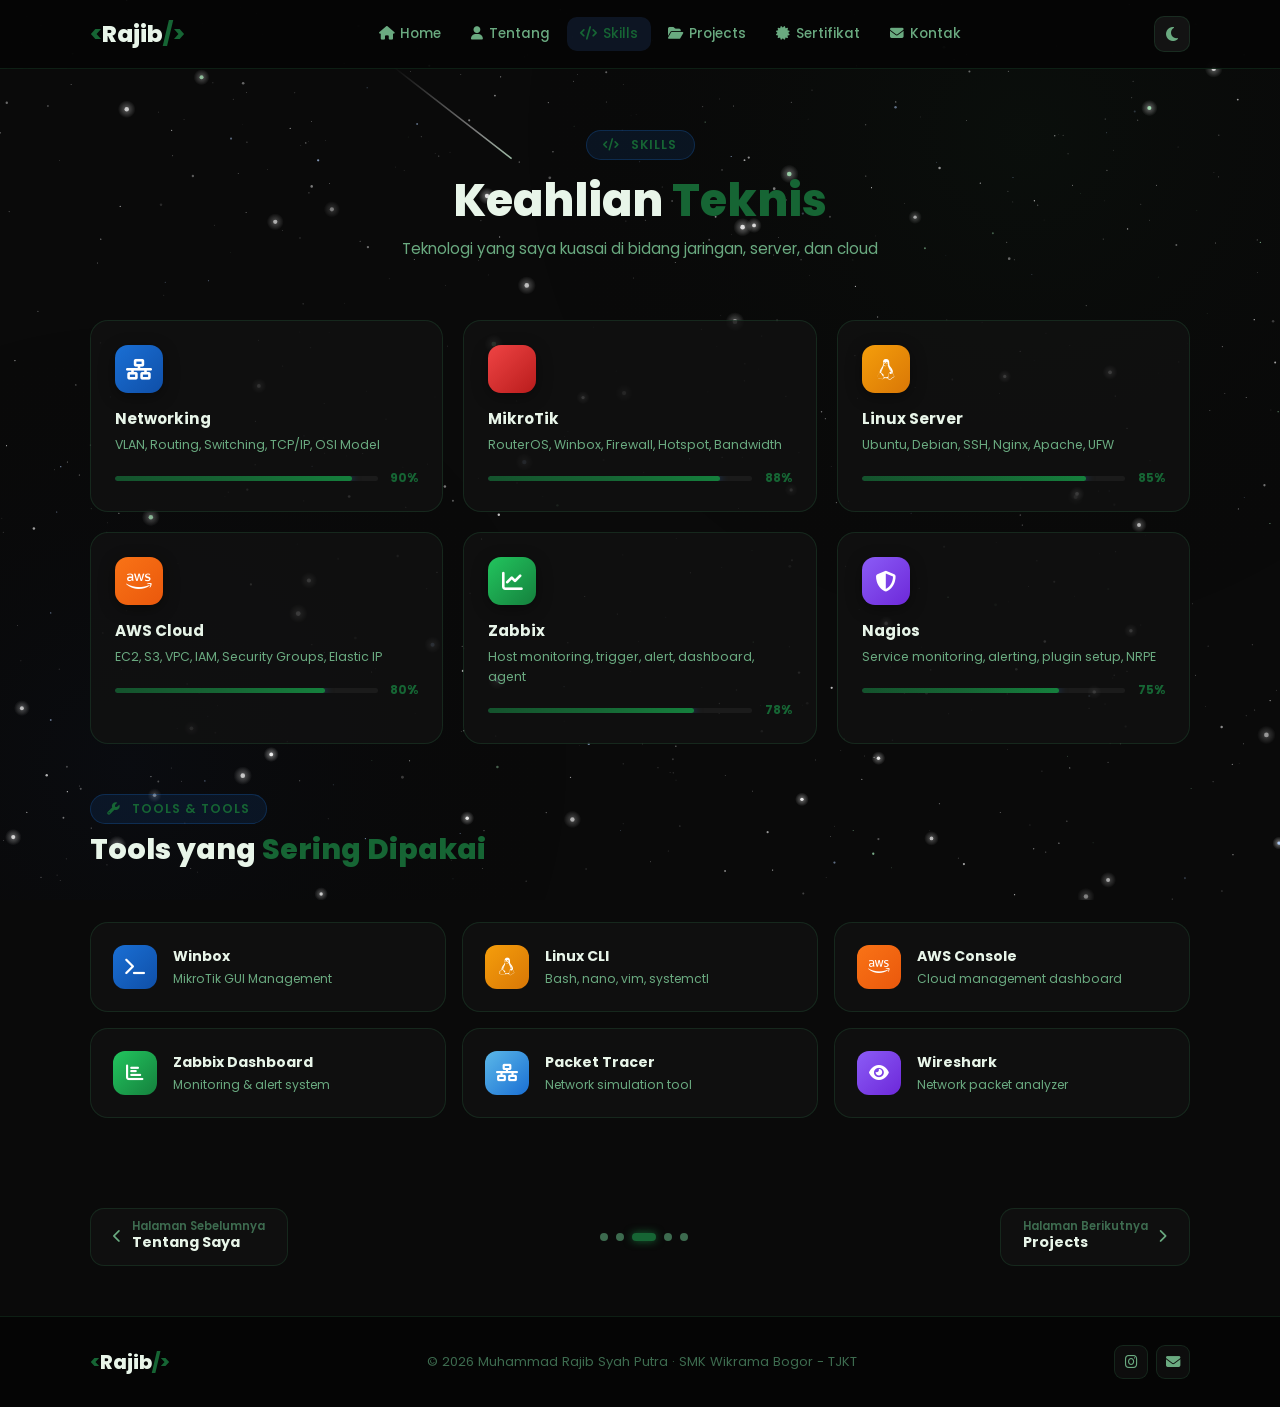
<file: skills.html>
<!DOCTYPE html>
<html lang="id">
<head>
    <meta charset="UTF-8">
    <meta name="viewport" content="width=device-width, initial-scale=1.0">
    <title>Rajib | Skills</title>
    <link rel="stylesheet" href="style.css">
    <link rel="stylesheet" href="https://cdnjs.cloudflare.com/ajax/libs/font-awesome/6.5.0/css/all.min.css">
</head>
<body>
<canvas id="starCanvas"></canvas>
<div id="pageOverlay"></div>

<nav class="navbar" id="navbar">
    <a class="logo" href="index.html" data-page>
        <span class="logo-bracket">&lt;</span>Rajib<span class="logo-bracket">/&gt;</span>
    </a>
    <ul class="nav-links" id="navLinks">
        <li><a class="nav-link" href="index.html" data-page><i class="fa-solid fa-house"></i> Home</a></li>
        <li><a class="nav-link" href="about.html" data-page><i class="fa-solid fa-user"></i> Tentang</a></li>
        <li><a class="nav-link active" href="skills.html"><i class="fa-solid fa-code"></i> Skills</a></li>
        <li><a class="nav-link" href="projects.html" data-page><i class="fa-solid fa-folder-open"></i> Projects</a></li>
        <li><a class="nav-link" href="certificates.html" data-page><i class="fa-solid fa-certificate"></i> Sertifikat</a></li>
        <li><a class="nav-link" href="contact.html" data-page><i class="fa-solid fa-envelope"></i> Kontak</a></li>
    </ul>
    <div class="navbar-right">
        <button id="themeToggle"><i class="fa-solid fa-moon"></i></button>
        <button class="hamburger" id="hamburger"><span></span><span></span><span></span></button>
    </div>
</nav>

<div class="page-wrapper">
    <div class="page-header reveal">
        <div class="page-tag"><i class="fa-solid fa-code"></i> &nbsp;Skills</div>
        <h1>Keahlian <span>Teknis</span></h1>
        <p>Teknologi yang saya kuasai di bidang jaringan, server, dan cloud</p>
    </div>

    <div class="section-content">
        <div class="skills-grid reveal">
            <div class="skill-card">
                <div class="skill-card-icon" style="background:linear-gradient(135deg,#1a6fd4,#0f4fa8);">
                    <i class="fa-solid fa-network-wired"></i>
                </div>
                <h4>Networking</h4>
                <p>VLAN, Routing, Switching, TCP/IP, OSI Model</p>
                <div class="skill-bar-wrap">
                    <div class="skill-bar"><div class="skill-fill" data-width="90"></div></div>
                    <span class="skill-pct">90%</span>
                </div>
            </div>
            <div class="skill-card">
                <div class="skill-card-icon" style="background:linear-gradient(135deg,#ef4444,#b91c1c);">
                    <i class="fa-solid fa-router"></i>
                </div>
                <h4>MikroTik</h4>
                <p>RouterOS, Winbox, Firewall, Hotspot, Bandwidth</p>
                <div class="skill-bar-wrap">
                    <div class="skill-bar"><div class="skill-fill" data-width="88"></div></div>
                    <span class="skill-pct">88%</span>
                </div>
            </div>
            <div class="skill-card">
                <div class="skill-card-icon" style="background:linear-gradient(135deg,#f59e0b,#d97706);">
                    <i class="fa-brands fa-linux"></i>
                </div>
                <h4>Linux Server</h4>
                <p>Ubuntu, Debian, SSH, Nginx, Apache, UFW</p>
                <div class="skill-bar-wrap">
                    <div class="skill-bar"><div class="skill-fill" data-width="85"></div></div>
                    <span class="skill-pct">85%</span>
                </div>
            </div>
            <div class="skill-card">
                <div class="skill-card-icon" style="background:linear-gradient(135deg,#f97316,#ea580c);">
                    <i class="fa-brands fa-aws"></i>
                </div>
                <h4>AWS Cloud</h4>
                <p>EC2, S3, VPC, IAM, Security Groups, Elastic IP</p>
                <div class="skill-bar-wrap">
                    <div class="skill-bar"><div class="skill-fill" data-width="80"></div></div>
                    <span class="skill-pct">80%</span>
                </div>
            </div>
            <div class="skill-card">
                <div class="skill-card-icon" style="background:linear-gradient(135deg,#22c55e,#15803d);">
                    <i class="fa-solid fa-chart-line"></i>
                </div>
                <h4>Zabbix</h4>
                <p>Host monitoring, trigger, alert, dashboard, agent</p>
                <div class="skill-bar-wrap">
                    <div class="skill-bar"><div class="skill-fill" data-width="78"></div></div>
                    <span class="skill-pct">78%</span>
                </div>
            </div>
            <div class="skill-card">
                <div class="skill-card-icon" style="background:linear-gradient(135deg,#8b5cf6,#6d28d9);">
                    <i class="fa-solid fa-shield-halved"></i>
                </div>
                <h4>Nagios</h4>
                <p>Service monitoring, alerting, plugin setup, NRPE</p>
                <div class="skill-bar-wrap">
                    <div class="skill-bar"><div class="skill-fill" data-width="75"></div></div>
                    <span class="skill-pct">75%</span>
                </div>
            </div>
        </div>

        <!-- Tools & Certifications -->
        <div class="cert-section reveal">
            <div class="page-header" style="text-align:left;padding:0 0 20px;">
                <div class="page-tag" style="margin-bottom:10px;"><i class="fa-solid fa-wrench"></i> &nbsp;Tools & Tools</div>
                <h1 style="font-size:1.8rem;">Tools yang <span>Sering Dipakai</span></h1>
            </div>
            <div class="cert-grid">
                <div class="cert-card">
                    <div class="cert-icon" style="background:linear-gradient(135deg,#1a6fd4,#0f4fa8);"><i class="fa-solid fa-terminal"></i></div>
                    <div><h4>Winbox</h4><p>MikroTik GUI Management</p></div>
                </div>
                <div class="cert-card">
                    <div class="cert-icon" style="background:linear-gradient(135deg,#f59e0b,#d97706);"><i class="fa-brands fa-linux"></i></div>
                    <div><h4>Linux CLI</h4><p>Bash, nano, vim, systemctl</p></div>
                </div>
                <div class="cert-card">
                    <div class="cert-icon" style="background:linear-gradient(135deg,#f97316,#ea580c);"><i class="fa-brands fa-aws"></i></div>
                    <div><h4>AWS Console</h4><p>Cloud management dashboard</p></div>
                </div>
                <div class="cert-card">
                    <div class="cert-icon" style="background:linear-gradient(135deg,#22c55e,#15803d);"><i class="fa-solid fa-chart-bar"></i></div>
                    <div><h4>Zabbix Dashboard</h4><p>Monitoring & alert system</p></div>
                </div>
                <div class="cert-card">
                    <div class="cert-icon" style="background:linear-gradient(135deg,#5bb8e8,#1a6fd4);"><i class="fa-solid fa-network-wired"></i></div>
                    <div><h4>Packet Tracer</h4><p>Network simulation tool</p></div>
                </div>
                <div class="cert-card">
                    <div class="cert-icon" style="background:linear-gradient(135deg,#8b5cf6,#6d28d9);"><i class="fa-solid fa-eye"></i></div>
                    <div><h4>Wireshark</h4><p>Network packet analyzer</p></div>
                </div>
            </div>
        </div>
    </div>

    <!-- PAGE NAV -->
    <div class="page-nav">
        <a href="about.html" class="page-nav-btn" data-page>
            <i class="fa-solid fa-chevron-left"></i>
            <div><span class="nav-label">Halaman Sebelumnya</span><span class="nav-title">Tentang Saya</span></div>
        </a>
        <div class="page-dots">
            <a href="index.html" class="page-dot" data-page title="Home"></a>
            <a href="about.html" class="page-dot" data-page title="Tentang"></a>
            <a href="skills.html" class="page-dot active" title="Skills"></a>
            <a href="projects.html" class="page-dot" data-page title="Projects"></a>
            <a href="contact.html" class="page-dot" data-page title="Kontak"></a>
        </div>
        <a href="projects.html" class="page-nav-btn" data-page>
            <div><span class="nav-label">Halaman Berikutnya</span><span class="nav-title">Projects</span></div>
            <i class="fa-solid fa-chevron-right"></i>
        </a>
    </div>

    <footer>
        <div class="footer-inner">
            <div class="footer-logo"><span class="logo-bracket">&lt;</span>Rajib<span class="logo-bracket">/&gt;</span></div>
            <p id="footerYear"></p>
            <div class="footer-social">
                <a href="https://www.instagram.com/boyzjiboyz77_/" target="_blank"><i class="fa-brands fa-instagram"></i></a>
                <a href="mailto:muhamadrajibsyahputra@smkwikrama.sch.id"><i class="fa-solid fa-envelope"></i></a>
            </div>
        </div>
    </footer>
</div>

<button class="back-to-top" id="backToTop"><i class="fa-solid fa-chevron-up"></i></button>
<script src="app.js"></script>
</body>
</html>
</file>
<file: style.css>
/* ==========================
   GOOGLE FONT
========================== */
@import url('https://fonts.googleapis.com/css2?family=Poppins:wght@300;400;500;600;700;800&display=swap');

/* ==========================
   CSS VARIABLES
========================== */
:root {
    --primary: #14532d;
    --primary-dark: #0f3d20;
    --secondary: #166534;
    --accent: #15803d;
    --red: #c0302a;
    --red-bright: #e84040;
    --dark: #0a0a0a;
    --dark-card: rgba(18, 18, 18, 0.82);
    --light: #e8f5e9;
    --gray: #6aaa80;
    --gray-2: #3d6b4f;
    --border: rgba(74, 222, 128, 0.12);
    --glow: rgba(22, 163, 74, 0.4);
    --radius: 18px;
    --transition: 0.35s cubic-bezier(0.4,0,0.2,1);
}

* { margin:0; padding:0; box-sizing:border-box; font-family:'Poppins',sans-serif; }

/* ==========================
   CANVAS BG
========================== */
#starCanvas {
    position: fixed; top:0; left:0;
    width:100vw; height:100vh;
    z-index:0; pointer-events:none; display:block;
}

/* ==========================
   BODY
========================== */
body {
    background: #0a0a0a;
    color: var(--light);
    overflow-x: hidden;
    min-height: 100vh;
}

.navbar, .page-wrapper, footer, .back-to-top,
.page-nav, .page-dots { position:relative; z-index:1; }

/* ==========================
   PAGE TRANSITION
========================== */
#pageOverlay {
    position: fixed; inset:0;
    background: #071020;
    z-index: 9999;
    pointer-events: none;
    opacity: 0;
    transition: opacity 0.4s ease;
}
#pageOverlay.show { opacity:1; pointer-events:all; }

.page-wrapper {
    animation: pageEnter 0.55s ease both;
}
@keyframes pageEnter {
    from { opacity:0; transform:translateY(22px); }
    to   { opacity:1; transform:translateY(0); }
}

/* ==========================
   LIGHT MODE
========================== */
body.light-mode {
    --dark-card: rgba(255,255,255,0.92);
    --light: #0d1a2e; --gray:#3a5068; --gray-2:#5a7090;
    --border: rgba(0,0,0,0.09);
    background:#f0f5ff; color:#0d1a2e;
}
body.light-mode #starCanvas { display:none; }

/* ==========================
   SCROLLBAR
========================== */
/* ==========================
   SCROLLBAR
========================== */
#starCanvas { display: block !important; }
::-webkit-scrollbar{width:6px;}
::-webkit-scrollbar-track{background:#050505;}
::-webkit-scrollbar-thumb{background:var(--primary);border-radius:20px;}

/* ==========================
   NAVBAR
========================== */
.navbar {
    position:fixed; top:0; width:100%; z-index:1000;
    display:flex; justify-content:space-between; align-items:center;
    padding:16px 7%;
    backdrop-filter:blur(28px);
    background:rgba(5,5,5,0.88);
    border-bottom:1px solid var(--border);
    transition:var(--transition);
}
.navbar.scrolled {
    padding:11px 7%;
    background:rgba(5,5,5,0.98);
    box-shadow:0 4px 40px rgba(0,0,0,0.9);
}
.logo {
    font-size:1.45rem; font-weight:800;
    color:var(--light); text-decoration:none;
}
.logo-bracket{color:var(--secondary);}

.nav-links{display:flex;gap:4px;list-style:none;}
.nav-links a {
    color:var(--gray); text-decoration:none;
    font-weight:500; font-size:0.85rem;
    padding:7px 13px; border-radius:10px;
    transition:var(--transition);
    display:flex; align-items:center; gap:6px;
}
.nav-links a:hover{color:var(--light);background:rgba(79,142,247,0.15);}
.nav-link.active{color:var(--secondary);background:rgba(79,142,247,0.13);}

.navbar-right{display:flex;align-items:center;gap:10px;}

#themeToggle {
    background:rgba(255,255,255,0.06);
    border:1px solid var(--border);
    font-size:1rem; cursor:pointer; color:var(--gray);
    width:36px; height:36px; border-radius:10px;
    display:flex; align-items:center; justify-content:center;
    transition:var(--transition);
}
#themeToggle:hover{color:var(--secondary);}

.hamburger{display:none;flex-direction:column;gap:5px;background:none;border:none;cursor:pointer;padding:6px;}
.hamburger span{display:block;width:22px;height:2px;background:var(--gray);border-radius:2px;transition:var(--transition);}
.hamburger.open span:nth-child(1){transform:translateY(7px) rotate(45deg);}
.hamburger.open span:nth-child(2){opacity:0;}
.hamburger.open span:nth-child(3){transform:translateY(-7px) rotate(-45deg);}

/* ==========================
   PAGE WRAPPER
========================== */
.page-wrapper {
    padding-top: 80px;
    min-height: 100vh;
}

/* ==========================
   PAGE HEADER BANNER
========================== */
.page-header {
    text-align:center;
    padding: 50px 7% 20px;
}
.page-header .page-tag {
    display:inline-flex; align-items:center; gap:8px;
    background:rgba(26,111,212,0.12);
    border:1px solid rgba(26,111,212,0.25);
    padding:5px 16px; border-radius:50px;
    font-size:0.78rem; color:var(--secondary);
    font-weight:600; letter-spacing:0.08em;
    text-transform:uppercase; margin-bottom:16px;
}
.page-header h1 {
    font-size:2.8rem; font-weight:800; line-height:1.1;
    margin-bottom:12px;
}
.page-header h1 span{color:var(--secondary);}
.page-header p{color:var(--gray);font-size:0.95rem;}

/* ==========================
   SECTION CONTENT AREA
========================== */
.section-content {
    padding: 40px 7% 60px;
}

/* ==========================
   BUTTONS
========================== */
.btn {
    padding:12px 24px; border:none; border-radius:12px;
    cursor:pointer; font-weight:600; font-size:0.9rem;
    transition:var(--transition);
    display:inline-flex; align-items:center; gap:8px;
    text-decoration:none;
}
.btn-primary {
    background:linear-gradient(135deg,var(--primary),var(--primary-dark));
    color:white;
    box-shadow:0 4px 22px rgba(26,111,212,0.4);
}
.btn-primary:hover{transform:translateY(-3px);box-shadow:0 8px 32px rgba(26,111,212,0.6);}
.btn-secondary {
    background:rgba(26,111,212,0.1);
    border:1px solid rgba(26,111,212,0.35);
    color:var(--secondary);
}
.btn-secondary:hover{background:rgba(26,111,212,0.18);transform:translateY(-3px);}
.btn-outline {
    background:transparent; border:1px solid var(--border); color:var(--gray);
}
.btn-outline:hover{border-color:var(--secondary);color:var(--secondary);transform:translateY(-3px);}
.btn-full{width:100%;justify-content:center;}

/* ==========================
   CARDS (shared)
========================== */
.card {
    background:var(--dark-card);
    border:1px solid var(--border);
    border-radius:var(--radius);
    backdrop-filter:blur(14px);
    transition:var(--transition);
}
.card:hover {
    border-color:rgba(91,184,232,0.3);
    box-shadow:0 12px 48px rgba(0,0,0,0.5);
    transform:translateY(-5px);
}

/* ==========================
   PAGE NAV (prev/next)
========================== */
.page-nav {
    display:flex; justify-content:space-between; align-items:center;
    padding:30px 7% 50px;
    gap:16px;
}
.page-nav-btn {
    display:flex; align-items:center; gap:10px;
    padding:12px 22px; border-radius:14px;
    border:1px solid var(--border);
    background:var(--dark-card);
    color:var(--gray); text-decoration:none;
    font-size:0.85rem; font-weight:600;
    transition:var(--transition);
    backdrop-filter:blur(14px);
}
.page-nav-btn:hover{border-color:var(--secondary);color:var(--secondary);transform:translateY(-2px);}
.page-nav-btn.disabled{opacity:0.3;pointer-events:none;}

.page-nav-btn .nav-label{font-size:0.72rem;color:var(--gray-2);display:block;line-height:1;}
.page-nav-btn .nav-title{font-size:0.9rem;font-weight:700;color:var(--light);}

/* ==========================
   PAGE DOTS
========================== */
.page-dots {
    display:flex; gap:8px; justify-content:center;
    align-items:center;
}
.page-dot {
    width:8px; height:8px; border-radius:50%;
    background:var(--gray-2); cursor:pointer;
    transition:var(--transition); text-decoration:none;
}
.page-dot.active{background:var(--secondary);width:24px;border-radius:4px;box-shadow:0 0 8px var(--secondary);}
.page-dot:hover{background:var(--secondary);}

/* ==========================
   BACK TO TOP
========================== */
.back-to-top {
    position:fixed; bottom:28px; right:28px;
    width:42px; height:42px;
    background:linear-gradient(135deg,var(--primary),var(--primary-dark));
    color:white; border:none; border-radius:12px;
    cursor:pointer; font-size:1rem;
    display:flex; align-items:center; justify-content:center;
    box-shadow:0 4px 20px var(--glow);
    transition:var(--transition);
    opacity:0; pointer-events:none; transform:translateY(10px);
    z-index:999;
}
.back-to-top.visible{opacity:1;pointer-events:all;transform:translateY(0);}
.back-to-top:hover{transform:translateY(-3px);}

/* ==========================
   REVEAL ANIMATION
========================== */
.reveal{opacity:0;transform:translateY(35px);transition:opacity 0.65s ease,transform 0.65s ease;}
.reveal.active{opacity:1;transform:translateY(0);}

/* ============================================
   HOME PAGE
============================================ */
.hero {
    min-height:calc(100vh - 80px);
    display:flex; align-items:center; justify-content:space-between;
    padding:40px 7% 60px; position:relative; overflow:hidden;
}
.hero-bg{position:absolute;inset:0;pointer-events:none;z-index:0;}
.blob{position:absolute;border-radius:50%;filter:blur(110px);animation:blobFloat 10s ease-in-out infinite;}
.blob-1{width:650px;height:550px;background:radial-gradient(circle,rgba(22,163,74,0.12),transparent 70%);top:-180px;right:-80px;}
.blob-2{width:500px;height:400px;background:radial-gradient(circle,rgba(10,10,10,0.1),transparent 70%);bottom:-80px;left:-80px;animation-delay:-4s;}
.blob-3{width:360px;height:360px;background:radial-gradient(circle,rgba(22,163,74,0.08),transparent 70%);top:40%;left:38%;animation-delay:-7s;}
@keyframes blobFloat{0%,100%{transform:translate(0,0) scale(1);}33%{transform:translate(35px,-45px) scale(1.06);}66%{transform:translate(-25px,22px) scale(0.94);}}
.grid-overlay{position:absolute;inset:0;background-image:linear-gradient(rgba(79,142,247,0.035) 1px,transparent 1px),linear-gradient(90deg,rgba(79,142,247,0.035) 1px,transparent 1px);background-size:70px 70px;}

.hero-content{max-width:620px;z-index:1;}
.hero-badge{display:inline-flex;align-items:center;gap:8px;background:rgba(26,111,212,0.1);border:1px solid rgba(26,111,212,0.28);padding:6px 16px;border-radius:50px;font-size:0.8rem;color:var(--secondary);font-weight:500;margin-bottom:22px;}
.badge-dot{width:8px;height:8px;background:#22c55e;border-radius:50%;animation:pulse 2s infinite;box-shadow:0 0 6px #22c55e;}
@keyframes pulse{0%,100%{opacity:1;transform:scale(1);}50%{opacity:0.5;transform:scale(1.5);}}
.hero-content h1{font-size:3.6rem;line-height:1.1;font-weight:800;margin-bottom:14px;}
.gradient-text{background:linear-gradient(135deg,#4ade80,#86efac,#fbbf24);-webkit-background-clip:text;-webkit-text-fill-color:transparent;background-clip:text;}
.typing-wrapper{display:flex;align-items:center;font-size:1.05rem;font-weight:500;color:var(--gray);margin-bottom:18px;gap:4px;}
.typing-text{color:var(--secondary);font-weight:600;}
.cursor{color:var(--secondary);animation:blink 0.8s infinite;font-weight:300;text-shadow:0 0 8px var(--secondary);}
@keyframes blink{0%,100%{opacity:1;}50%{opacity:0;}}
.hero-desc{color:var(--gray);line-height:1.8;font-size:0.93rem;margin-bottom:30px;}
.hero-buttons{display:flex;flex-wrap:wrap;gap:12px;margin-bottom:28px;}
.hero-social{display:flex;gap:10px;}
.hero-social a{width:40px;height:40px;background:rgba(255,255,255,0.04);border:1px solid var(--border);border-radius:11px;display:flex;align-items:center;justify-content:center;color:var(--gray);font-size:1.05rem;text-decoration:none;transition:var(--transition);}
.hero-social a:hover{background:rgba(26,111,212,0.15);border-color:var(--secondary);color:var(--secondary);transform:translateY(-3px);}

/* ==========================
   PENDULUM / STRING PROFILE
========================== */
.pendulum-wrap {
    position: relative;
    display: flex;
    flex-direction: column;
    align-items: center;
    flex-shrink: 0;
    z-index: 1;
    width: 380px;
    /* extra top space for the string */
    padding-top: 110px;
}

#stringCanvas {
    position: absolute;
    top: 0; left: 50%;
    transform: translateX(-50%);
    width: 220px;
    height: 130px;
    pointer-events: none;
    z-index: 2;
    background: transparent;
    /* override the global fixed canvas */
    display: block !important;
    position: absolute !important;
}

.pendulum-bob {
    transform-origin: top center;
    z-index: 1;
    cursor: grab;
    user-select: none;
    will-change: transform;
}

.pendulum-bob:active { cursor: grabbing; }

/* Profile */
.profile-container{position:relative;display:flex;align-items:center;justify-content:center;flex-shrink:0;z-index:1;}
.profile-glow{position:absolute;width:370px;height:370px;background:radial-gradient(circle,rgba(26,111,212,0.3) 0%,rgba(192,48,42,0.1) 50%,transparent 70%);border-radius:50%;animation:glowPulse 3.5s ease-in-out infinite;}
@keyframes glowPulse{0%,100%{transform:scale(1);opacity:0.7;}50%{transform:scale(1.12);opacity:1;}}
.profile-ring-outer{position:absolute;width:350px;height:350px;border-radius:50%;border:2px solid transparent;background:linear-gradient(135deg,var(--primary),var(--secondary),var(--red-bright),var(--primary)) border-box;-webkit-mask:linear-gradient(#fff 0 0) padding-box,linear-gradient(#fff 0 0);-webkit-mask-composite:destination-out;mask-composite:exclude;animation:spinRing 9s linear infinite;}
.profile-ring-inner{position:absolute;width:320px;height:320px;border-radius:50%;border:1px dashed rgba(91,184,232,0.3);animation:spinRing 14s linear infinite reverse;}
@keyframes spinRing{from{transform:rotate(0deg);}to{transform:rotate(360deg);}}
.profile{width:275px;height:275px;border-radius:50%;object-fit:cover;object-position:top center;border:4px solid rgba(26,111,212,0.3);position:relative;z-index:1;background:#071020;box-shadow:0 0 40px rgba(15,79,168,0.5);}
.profile-badge{position:absolute;background:rgba(5,14,34,0.92);border:1px solid rgba(26,111,212,0.3);backdrop-filter:blur(16px);padding:7px 13px;border-radius:11px;font-size:0.76rem;font-weight:600;color:var(--secondary);display:flex;align-items:center;gap:6px;z-index:2;box-shadow:0 4px 20px rgba(0,0,0,0.5);white-space:nowrap;animation:badgeFloat 3.5s ease-in-out infinite;}
.top-badge{top:20px;right:-18px;animation-delay:0s;}
.bottom-badge{bottom:20px;left:-18px;animation-delay:-1.8s;}
@keyframes badgeFloat{0%,100%{transform:translateY(0);}50%{transform:translateY(-9px);}}

/* Menu cards on home */
.home-menu{display:grid;grid-template-columns:repeat(4,1fr);gap:18px;margin-top:60px;}
.menu-card{background:var(--dark-card);border:1px solid var(--border);border-radius:var(--radius);padding:28px 20px;text-align:center;text-decoration:none;color:var(--light);transition:var(--transition);backdrop-filter:blur(14px);position:relative;overflow:hidden;}
.menu-card::before{content:'';position:absolute;inset:0;background:linear-gradient(135deg,transparent,rgba(91,184,232,0.05));opacity:0;transition:var(--transition);}
.menu-card:hover{transform:translateY(-8px);border-color:rgba(91,184,232,0.4);box-shadow:0 16px 50px rgba(0,0,0,0.5),0 0 20px rgba(26,111,212,0.15);}
.menu-card:hover::before{opacity:1;}
.menu-card-icon{width:56px;height:56px;border-radius:16px;display:flex;align-items:center;justify-content:center;font-size:1.4rem;margin:0 auto 14px;transition:var(--transition);}
.menu-card:hover .menu-card-icon{transform:scale(1.1);}
.menu-card h3{font-size:1rem;font-weight:700;margin-bottom:6px;}
.menu-card p{color:var(--gray);font-size:0.78rem;line-height:1.5;}
.menu-card .arrow{position:absolute;bottom:16px;right:18px;color:var(--gray-2);font-size:0.85rem;transition:var(--transition);}
.menu-card:hover .arrow{color:var(--secondary);transform:translateX(3px);}

/* ============================================
   ABOUT PAGE
============================================ */
.about-grid{display:grid;grid-template-columns:1fr 1.4fr;gap:40px;align-items:start;margin-bottom:50px;}
.about-photo-wrap{position:relative;display:flex;flex-direction:column;align-items:center;gap:12px;}
.photo-tilt-card{position:relative;width:100%;max-width:320px;border-radius:24px;transform-style:preserve-3d;transform:perspective(800px) rotateX(0deg) rotateY(0deg);transition:box-shadow 0.15s ease;cursor:pointer;will-change:transform;box-shadow:0 12px 50px rgba(0,0,0,0.5);}
.photo-tilt-card:hover{box-shadow:0 24px 80px rgba(0,0,0,0.7),0 0 30px rgba(74,222,128,0.2);}
.about-photo{width:100%;max-width:320px;border-radius:24px;object-fit:cover;object-position:top center;border:3px solid rgba(74,222,128,0.2);aspect-ratio:3/4;display:block;pointer-events:none;}
.photo-shine{position:absolute;inset:0;border-radius:24px;pointer-events:none;opacity:0;transition:opacity 0.2s;mix-blend-mode:overlay;}
.photo-tilt-card:hover .photo-shine{opacity:1;}
.photo-glare{position:absolute;inset:0;border-radius:24px;background:linear-gradient(135deg,rgba(255,255,255,0.05) 0%,transparent 50%);pointer-events:none;}
.about-photo-ring{position:absolute;inset:-12px;border-radius:28px;border:2px dashed rgba(74,222,128,0.2);animation:spinRing 20s linear infinite;}
.photo-hint{font-size:0.72rem;color:var(--gray-2);display:flex;align-items:center;gap:5px;opacity:0.7;}
.about-info h2{font-size:2rem;font-weight:800;margin-bottom:8px;}
.about-info h2 span{color:var(--secondary);}
.about-info .tagline{color:var(--secondary);font-size:0.9rem;font-weight:600;margin-bottom:18px;}
.about-info p{color:var(--gray);line-height:1.85;font-size:0.92rem;margin-bottom:20px;}
.about-tags{display:flex;flex-wrap:wrap;gap:8px;margin-bottom:28px;}
.about-tag{background:rgba(26,111,212,0.1);border:1px solid rgba(26,111,212,0.22);color:var(--secondary);padding:5px 13px;border-radius:8px;font-size:0.78rem;font-weight:600;}
.about-cards{display:grid;grid-template-columns:repeat(3,1fr);gap:16px;}
.about-card{background:var(--dark-card);border:1px solid var(--border);border-radius:var(--radius);padding:24px 20px;text-align:center;transition:var(--transition);backdrop-filter:blur(14px);}
.about-card:hover{transform:translateY(-5px);border-color:rgba(91,184,232,0.3);}
.about-card-icon{width:52px;height:52px;background:rgba(26,111,212,0.1);border:1px solid rgba(26,111,212,0.18);border-radius:14px;display:flex;align-items:center;justify-content:center;font-size:1.4rem;color:var(--secondary);margin:0 auto 14px;}
.about-card h3{font-size:0.95rem;font-weight:700;margin-bottom:8px;}
.about-card p{color:var(--gray);font-size:0.82rem;line-height:1.7;}
.about-highlight{background:rgba(34,197,94,0.1);color:#4ade80;padding:2px 10px;border-radius:20px;font-size:0.78rem;font-weight:600;display:inline-block;margin-top:6px;border:1px solid rgba(34,197,94,0.2);}

/* Stats */
.stats-grid{display:grid;grid-template-columns:repeat(4,1fr);gap:16px;margin-top:40px;}
.stat-card{background:var(--dark-card);border:1px solid var(--border);padding:28px 16px;text-align:center;border-radius:var(--radius);transition:var(--transition);position:relative;overflow:hidden;backdrop-filter:blur(14px);}
.stat-card::before{content:'';position:absolute;top:0;left:0;right:0;height:2px;background:linear-gradient(90deg,var(--primary),var(--secondary),#e84040);opacity:0;transition:var(--transition);}
.stat-card:hover{transform:translateY(-5px);}
.stat-card:hover::before{opacity:1;}
.stat-icon{font-size:1.4rem;color:var(--secondary);margin-bottom:10px;opacity:0.7;}
.counter{font-size:2.2rem;color:var(--secondary);font-weight:800;display:block;text-shadow:0 0 20px rgba(91,184,232,0.5);}
.stat-card p{color:var(--gray);font-size:0.82rem;margin-top:5px;}

/* ============================================
   SKILLS PAGE
============================================ */
.skills-grid{display:grid;grid-template-columns:repeat(3,1fr);gap:20px;}
.skill-card{background:var(--dark-card);border:1px solid var(--border);border-radius:var(--radius);padding:24px;transition:var(--transition);backdrop-filter:blur(14px);}
.skill-card:hover{transform:translateY(-5px);border-color:rgba(91,184,232,0.3);box-shadow:0 12px 40px rgba(0,0,0,0.45);}
.skill-card-icon{width:48px;height:48px;border-radius:13px;display:flex;align-items:center;justify-content:center;font-size:1.3rem;color:white;margin-bottom:14px;box-shadow:0 4px 16px rgba(0,0,0,0.4);}
.skill-card h4{font-size:0.95rem;font-weight:700;margin-bottom:5px;}
.skill-card p{color:var(--gray);font-size:0.78rem;line-height:1.6;margin-bottom:14px;}
.skill-bar-wrap{display:flex;align-items:center;gap:10px;}
.skill-bar{flex:1;height:5px;background:rgba(255,255,255,0.05);border-radius:50px;overflow:hidden;}
.skill-fill{height:100%;background:linear-gradient(90deg,var(--primary),var(--secondary),var(--accent));border-radius:50px;width:0%;transition:width 1.5s cubic-bezier(0.4,0,0.2,1);box-shadow:0 0 8px rgba(26,111,212,0.6);}
.skill-pct{font-size:0.76rem;font-weight:700;color:var(--secondary);min-width:30px;text-align:right;}

/* Cert section */
.cert-section{margin-top:50px;}
.cert-grid{display:grid;grid-template-columns:repeat(3,1fr);gap:16px;margin-top:24px;}
.cert-card{background:var(--dark-card);border:1px solid var(--border);border-radius:var(--radius);padding:22px;display:flex;align-items:center;gap:16px;transition:var(--transition);backdrop-filter:blur(14px);}
.cert-card:hover{transform:translateX(6px);border-color:rgba(91,184,232,0.3);}
.cert-icon{width:44px;height:44px;border-radius:12px;display:flex;align-items:center;justify-content:center;font-size:1.1rem;color:white;flex-shrink:0;}
.cert-card h4{font-size:0.88rem;font-weight:700;margin-bottom:3px;}
.cert-card p{color:var(--gray);font-size:0.76rem;}

/* ============================================
   PROJECTS PAGE
============================================ */
.projects-filter{display:flex;gap:8px;justify-content:center;flex-wrap:wrap;margin-bottom:40px;}
.filter-btn{padding:8px 18px;border-radius:10px;border:1px solid var(--border);background:transparent;color:var(--gray);font-size:0.82rem;font-weight:600;cursor:pointer;transition:var(--transition);font-family:'Poppins',sans-serif;}
.filter-btn.active,.filter-btn:hover{background:rgba(26,111,212,0.15);border-color:rgba(91,184,232,0.3);color:var(--secondary);}
.projects-grid{display:grid;grid-template-columns:repeat(3,1fr);gap:20px;}
.project-card{background:var(--dark-card);border:1px solid var(--border);border-radius:var(--radius);padding:24px;transition:var(--transition);cursor:pointer;display:flex;flex-direction:column;gap:12px;backdrop-filter:blur(14px);}
.project-card:hover{transform:translateY(-7px);border-color:rgba(91,184,232,0.35);box-shadow:0 18px 55px rgba(0,0,0,0.5);}
.project-header{display:flex;justify-content:space-between;align-items:flex-start;}
.project-icon{width:48px;height:48px;border-radius:13px;display:flex;align-items:center;justify-content:center;font-size:1.2rem;color:white;box-shadow:0 4px 14px rgba(0,0,0,0.4);}
.project-links a{color:var(--gray-2);font-size:0.95rem;text-decoration:none;transition:var(--transition);padding:4px;}
.project-links a:hover{color:var(--secondary);}
.project-card h3{font-size:0.95rem;font-weight:700;line-height:1.4;}
.project-card p{color:var(--gray);font-size:0.82rem;line-height:1.7;flex:1;}
.project-tags{display:flex;flex-wrap:wrap;gap:5px;}
.tag{background:rgba(26,111,212,0.1);border:1px solid rgba(26,111,212,0.18);color:var(--secondary);padding:3px 10px;border-radius:6px;font-size:0.7rem;font-weight:600;}
.project-card-cta{background:rgba(26,111,212,0.04);border:2px dashed rgba(26,111,212,0.18);justify-content:center;align-items:center;text-align:center;}
.project-card-cta:hover{border-color:rgba(91,184,232,0.45);}
.cta-content i{font-size:1.8rem;color:rgba(91,184,232,0.35);margin-bottom:10px;display:block;}
.cta-content h3{color:var(--gray);}
.cta-content p{color:var(--gray-2);font-size:0.82rem;}

/* ============================================
   CONTACT PAGE
============================================ */
.contact-wrapper{display:grid;grid-template-columns:1fr 1.3fr;gap:36px;align-items:start;}
.contact-info{display:flex;flex-direction:column;gap:14px;}
.contact-item{display:flex;align-items:flex-start;gap:14px;background:var(--dark-card);border:1px solid var(--border);border-radius:var(--radius);padding:18px;transition:var(--transition);backdrop-filter:blur(14px);}
.contact-item:hover{border-color:rgba(91,184,232,0.28);transform:translateX(4px);}
.contact-icon{width:42px;height:42px;background:rgba(26,111,212,0.1);border:1px solid rgba(26,111,212,0.18);border-radius:11px;display:flex;align-items:center;justify-content:center;font-size:1rem;color:var(--secondary);flex-shrink:0;}
.contact-item>div{display:flex;flex-direction:column;gap:3px;}
.contact-label{font-size:0.72rem;color:var(--gray-2);font-weight:500;text-transform:uppercase;letter-spacing:0.05em;}
.contact-item a,.contact-item span{color:var(--light);text-decoration:none;font-size:0.85rem;font-weight:500;transition:var(--transition);word-break:break-all;}
.contact-item a:hover{color:var(--secondary);}
.contact-form{background:var(--dark-card);border:1px solid var(--border);border-radius:var(--radius);padding:28px;display:flex;flex-direction:column;gap:18px;backdrop-filter:blur(14px);}
.form-group{display:flex;flex-direction:column;gap:7px;}
.form-group label{font-size:0.82rem;font-weight:600;color:var(--gray);}
.form-group input,.form-group textarea{background:rgba(255,255,255,0.03);border:1px solid var(--border);border-radius:11px;padding:11px 15px;color:var(--light);font-size:0.88rem;font-family:'Poppins',sans-serif;transition:var(--transition);outline:none;resize:none;}
.form-group input:focus,.form-group textarea:focus{border-color:var(--primary);background:rgba(26,111,212,0.05);box-shadow:0 0 0 3px rgba(26,111,212,0.12);}

/* Social links on contact page */
.social-links{display:grid;grid-template-columns:repeat(3,1fr);gap:12px;margin-top:20px;}
.social-link{display:flex;align-items:center;gap:12px;padding:14px 16px;background:var(--dark-card);border:1px solid var(--border);border-radius:var(--radius);color:var(--gray);text-decoration:none;transition:var(--transition);backdrop-filter:blur(14px);}
.social-link:hover{border-color:rgba(91,184,232,0.3);color:var(--secondary);transform:translateY(-3px);}
.social-link i{font-size:1.2rem;}
.social-link span{font-size:0.82rem;font-weight:600;}

/* ============================================
   FOOTER
============================================ */
footer{padding:28px 7%;border-top:1px solid var(--border);background:rgba(5,5,5,0.9);backdrop-filter:blur(20px);position:relative;z-index:1;}
.footer-inner{display:flex;align-items:center;justify-content:space-between;flex-wrap:wrap;gap:16px;}
.footer-logo{font-size:1.2rem;font-weight:800;color:var(--light);}
footer p{color:var(--gray-2);font-size:0.82rem;}
.footer-social{display:flex;gap:8px;}
.footer-social a{width:34px;height:34px;background:rgba(255,255,255,0.04);border:1px solid var(--border);border-radius:9px;display:flex;align-items:center;justify-content:center;color:var(--gray);font-size:0.9rem;text-decoration:none;transition:var(--transition);}
.footer-social a:hover{color:var(--secondary);border-color:var(--secondary);transform:translateY(-2px);}

/* ============================================
   RESPONSIVE
============================================ */
@media(max-width:1024px){
    .about-grid{
        grid-template-columns:1fr;
        /* foto di atas, info di bawah */
    }
    .about-photo-wrap{
        display:flex;
        justify-content:center;
        margin-bottom:20px;
        order: -1; /* pastikan foto muncul duluan */
    }
    .photo-tilt-card{
        max-width:260px;
    }
}
@media(max-width:900px){
    .hero{flex-direction:column-reverse;text-align:center;gap:40px;padding-top:20px;}
    .hero-content h1{font-size:2.6rem;}
    .hero-buttons,.hero-social{justify-content:center;}
    .typing-wrapper{justify-content:center;}
    .profile{width:200px;height:200px;}
    .profile-glow{width:260px;height:260px;}
    .profile-ring-outer{width:248px;height:248px;}
    .profile-ring-inner{width:228px;height:228px;}
    .stats-grid{grid-template-columns:repeat(2,1fr);}
    .contact-wrapper{grid-template-columns:1fr;}
    .footer-inner{flex-direction:column;align-items:center;text-align:center;}
    .nav-links{position:fixed;top:66px;left:0;right:0;background:rgba(2,4,14,0.97);backdrop-filter:blur(28px);flex-direction:column;align-items:center;padding:20px 0;gap:4px;border-bottom:1px solid var(--border);transform:translateY(-120%);opacity:0;transition:var(--transition);pointer-events:none;}
    .nav-links.open{transform:translateY(0);opacity:1;pointer-events:all;}
    .hamburger{display:flex;}
}
@media(max-width:600px){
    .page-wrapper{padding-top:66px;}
    .navbar{padding:14px 5%;}
    .page-header h1{font-size:2rem;}
    .section-content{padding:24px 5% 48px;}
    .projects-grid,.skills-grid,.about-cards{grid-template-columns:1fr;}
    .home-menu{grid-template-columns:1fr;}
    .stats-grid{grid-template-columns:1fr 1fr;}
    .social-links{grid-template-columns:1fr;}
    .cert-grid{grid-template-columns:1fr;}
    .page-nav{flex-direction:column;}
}

/* Google Drive button on project cards */
.project-drive-btn {
    display: inline-flex;
    align-items: center;
    gap: 7px;
    padding: 7px 14px;
    border-radius: 8px;
    background: rgba(66,133,244,0.1);
    border: 1px solid rgba(66,133,244,0.25);
    color: #7eb8ff;
    text-decoration: none;
    font-size: 0.76rem;
    font-weight: 600;
    transition: var(--transition);
    margin-top: 2px;
    width: fit-content;
}
.project-drive-btn:hover {
    background: rgba(66,133,244,0.2);
    border-color: rgba(66,133,244,0.5);
    transform: translateY(-2px);
    color: #fff;
}

/* ============================================
   CERTIFICATES PAGE
============================================ */
.cert-stats {
    display: flex;
    align-items: center;
    justify-content: center;
    gap: 32px;
    padding: 24px 32px;
    background: var(--dark-card);
    border: 1px solid var(--border);
    border-radius: var(--radius);
    backdrop-filter: blur(14px);
    margin-bottom: 40px;
    width: fit-content;
    margin-left: auto;
    margin-right: auto;
}
.cert-stat-item {
    display: flex;
    flex-direction: column;
    align-items: center;
    gap: 4px;
}
.cert-stat-item > i {
    font-size: 1.2rem;
    color: var(--secondary);
    margin-bottom: 4px;
}
.cert-stat-num {
    font-size: 1.6rem;
    font-weight: 800;
    color: var(--secondary);
    line-height: 1;
}
.cert-stat-label {
    font-size: 0.72rem;
    color: var(--gray-2);
    font-weight: 500;
}
.cert-stat-div {
    width: 1px;
    height: 40px;
    background: var(--border);
}

.cert-cards-grid {
    display: grid;
    grid-template-columns: repeat(4, 1fr);
    gap: 24px;
    margin-bottom: 32px;
}

.cert-full-card {
    background: var(--dark-card);
    border: 1px solid var(--border);
    border-radius: var(--radius);
    overflow: hidden;
    transition: var(--transition);
    backdrop-filter: blur(14px);
}
.cert-full-card:hover {
    transform: translateY(-6px);
    border-color: rgba(74,222,128,0.3);
    box-shadow: 0 16px 50px rgba(0,0,0,0.5);
}

.cert-card-top {
    position: relative;
    height: 110px;
    display: flex;
    align-items: center;
    justify-content: center;
    font-size: 2.8rem;
    color: rgba(255,255,255,0.9);
}
.cert-badge-label {
    position: absolute;
    top: 12px; right: 12px;
    background: rgba(0,0,0,0.3);
    color: white;
    font-size: 0.68rem;
    font-weight: 700;
    padding: 3px 10px;
    border-radius: 20px;
    letter-spacing: 0.06em;
    text-transform: uppercase;
}

.cert-card-body {
    padding: 22px;
    display: flex;
    flex-direction: column;
    gap: 10px;
}
.cert-issuer {
    font-size: 0.75rem;
    color: var(--gray-2);
    font-weight: 600;
    display: flex;
    align-items: center;
    gap: 6px;
}
.cert-card-body h3 {
    font-size: 1rem;
    font-weight: 700;
    line-height: 1.3;
}
.cert-card-body p {
    color: var(--gray);
    font-size: 0.8rem;
    line-height: 1.7;
}
.cert-meta {
    display: flex;
    gap: 14px;
    flex-wrap: wrap;
}
.cert-meta span {
    font-size: 0.72rem;
    color: var(--gray-2);
    display: flex;
    align-items: center;
    gap: 5px;
}
.cert-btn {
    display: inline-flex;
    align-items: center;
    gap: 7px;
    padding: 9px 16px;
    border-radius: 10px;
    background: rgba(74,222,128,0.08);
    border: 1px solid rgba(74,222,128,0.2);
    color: var(--secondary);
    text-decoration: none;
    font-size: 0.78rem;
    font-weight: 600;
    transition: var(--transition);
    width: fit-content;
    margin-top: 4px;
}
.cert-btn:hover {
    background: rgba(74,222,128,0.18);
    border-color: rgba(74,222,128,0.4);
    transform: translateY(-2px);
}

.cert-note {
    display: flex;
    align-items: flex-start;
    gap: 12px;
    padding: 16px 20px;
    background: rgba(74,222,128,0.04);
    border: 1px solid rgba(74,222,128,0.12);
    border-radius: 12px;
    color: var(--gray);
    font-size: 0.82rem;
    line-height: 1.6;
}
.cert-note i { color: var(--secondary); margin-top: 2px; flex-shrink: 0; }
.cert-note a { color: var(--secondary); text-decoration: none; font-weight: 600; }
.cert-note a:hover { text-decoration: underline; }

@media (max-width: 1024px) {
    .cert-cards-grid { grid-template-columns: repeat(2, 1fr); }
}

/* ============================================
   CERTIFICATE CARDS — clickable
============================================ */
.cert-clickable {
    text-decoration: none;
    color: var(--light);
    display: flex;
    flex-direction: column;
    cursor: pointer;
}
.cert-view-hint {
    position: absolute;
    bottom: 12px; right: 14px;
    background: rgba(0,0,0,0.35);
    color: white;
    font-size: 0.7rem;
    font-weight: 600;
    padding: 4px 10px;
    border-radius: 20px;
    display: flex;
    align-items: center;
    gap: 5px;
    opacity: 0;
    transition: opacity 0.25s;
}
.cert-clickable:hover .cert-view-hint { opacity: 1; }
.cert-enter-btn {
    display: flex;
    align-items: center;
    gap: 8px;
    font-size: 0.78rem;
    font-weight: 600;
    color: var(--secondary);
    margin-top: 6px;
    transition: gap 0.2s;
}
.cert-clickable:hover .cert-enter-btn { gap: 12px; }
.cert-clickable:hover {
    border-color: rgba(74,222,128,0.35);
    transform: translateY(-7px);
    box-shadow: 0 20px 60px rgba(0,0,0,0.55);
}

/* ============================================
   CERTIFICATE DETAIL PAGE
============================================ */
.cert-back-btn {
    display: inline-flex;
    align-items: center;
    gap: 8px;
    color: var(--gray);
    text-decoration: none;
    font-size: 0.85rem;
    font-weight: 600;
    padding: 8px 16px;
    border-radius: 10px;
    border: 1px solid var(--border);
    background: var(--dark-card);
    transition: var(--transition);
    margin-bottom: 36px;
    backdrop-filter: blur(14px);
}
.cert-back-btn:hover {
    color: var(--secondary);
    border-color: rgba(74,222,128,0.3);
    transform: translateX(-3px);
}

.cert-detail-wrap {
    display: grid;
    grid-template-columns: 1.1fr 1fr;
    gap: 48px;
    align-items: start;
    margin-bottom: 60px;
}

.cert-detail-img-wrap {
    position: relative;
    display: flex;
    flex-direction: column;
    gap: 12px;
}
.cert-detail-img-bg {
    position: absolute;
    inset: -20px;
    border-radius: 28px;
    filter: blur(60px);
    opacity: 0.15;
    z-index: 0;
}
.cert-detail-img {
    width: 100%;
    border-radius: 20px;
    border: 2px solid rgba(255,255,255,0.08);
    box-shadow: 0 20px 80px rgba(0,0,0,0.7);
    position: relative;
    z-index: 1;
    background: #111;
    min-height: 200px;
    object-fit: contain;
}
.cert-download-btn {
    display: inline-flex;
    align-items: center;
    justify-content: center;
    gap: 8px;
    padding: 10px 18px;
    border-radius: 12px;
    background: rgba(255,255,255,0.05);
    border: 1px solid rgba(255,255,255,0.08);
    color: var(--gray);
    text-decoration: none;
    font-size: 0.8rem;
    font-weight: 600;
    transition: var(--transition);
    position: relative;
    z-index: 1;
}
.cert-download-btn:hover {
    background: rgba(74,222,128,0.1);
    border-color: rgba(74,222,128,0.3);
    color: var(--secondary);
}

.cert-detail-info {
    display: flex;
    flex-direction: column;
    gap: 18px;
}
.cert-detail-cat {
    display: inline-flex;
    align-items: center;
    gap: 7px;
    padding: 5px 14px;
    border-radius: 50px;
    font-size: 0.76rem;
    font-weight: 700;
    color: white;
    text-transform: uppercase;
    letter-spacing: 0.06em;
}
.cert-detail-issuer {
    display: flex;
    align-items: center;
    gap: 7px;
    color: var(--gray-2);
    font-size: 0.82rem;
    font-weight: 600;
}
.cert-detail-title {
    font-size: 2rem;
    font-weight: 800;
    line-height: 1.2;
    margin: 0;
}
.cert-detail-desc {
    color: var(--gray);
    font-size: 0.88rem;
    line-height: 1.8;
}
.cert-detail-meta {
    display: flex;
    gap: 16px;
    flex-wrap: wrap;
    padding: 14px 18px;
    background: var(--dark-card);
    border: 1px solid var(--border);
    border-radius: 14px;
    backdrop-filter: blur(14px);
}
.cert-detail-meta span {
    display: flex;
    align-items: center;
    gap: 6px;
    font-size: 0.78rem;
    color: var(--gray-2);
    font-weight: 500;
}
.cert-skills-label {
    font-size: 0.72rem;
    font-weight: 700;
    color: var(--gray-2);
    text-transform: uppercase;
    letter-spacing: 0.08em;
    margin-bottom: 10px;
}
.cert-skills-tags {
    display: flex;
    flex-wrap: wrap;
    gap: 8px;
}
.cert-skill-tag {
    background: rgba(74,222,128,0.08);
    border: 1px solid rgba(74,222,128,0.18);
    color: var(--secondary);
    padding: 5px 12px;
    border-radius: 8px;
    font-size: 0.76rem;
    font-weight: 600;
}
.cert-detail-actions {
    display: flex;
    gap: 12px;
    flex-wrap: wrap;
}

/* Other certs section */
.cert-other { margin-top: 20px; }
.cert-other-title {
    font-size: 1.1rem;
    font-weight: 700;
    margin-bottom: 16px;
    color: var(--gray);
}
.cert-other-grid {
    display: flex;
    flex-direction: column;
    gap: 10px;
}
.cert-other-card {
    display: flex;
    align-items: center;
    gap: 14px;
    padding: 14px 18px;
    background: var(--dark-card);
    border: 1px solid var(--border);
    border-radius: 14px;
    text-decoration: none;
    color: var(--light);
    transition: var(--transition);
    backdrop-filter: blur(14px);
}
.cert-other-card:hover {
    border-color: rgba(74,222,128,0.28);
    transform: translateX(5px);
}
.cert-other-icon {
    width: 42px; height: 42px;
    border-radius: 11px;
    display: flex; align-items: center; justify-content: center;
    font-size: 1.1rem; color: white; flex-shrink: 0;
}
.cert-other-name { font-size: 0.88rem; font-weight: 700; }
.cert-other-issuer { font-size: 0.74rem; color: var(--gray-2); margin-top: 2px; }
.cert-other-arrow { margin-left: auto; color: var(--gray-2); font-size: 0.8rem; transition: var(--transition); }
.cert-other-card:hover .cert-other-arrow { color: var(--secondary); transform: translateX(3px); }

@media (max-width: 900px) {
    .cert-detail-wrap { grid-template-columns: 1fr; }
}

@media (max-width: 1024px) {
    .cert-cards-grid { grid-template-columns: repeat(2, 1fr); }
}
@media (max-width: 600px) {
    .cert-cards-grid { grid-template-columns: 1fr; }
    .cert-stats { flex-wrap: wrap; gap: 20px; }
}

/* ============================================
   SINGLE PAGE SCROLL SECTIONS
============================================ */
.sp-section {
    padding: 100px 7% 60px;
    position: relative;
    z-index: 1;
}

.sp-header {
    text-align: center;
    margin-bottom: 50px;
}

.sp-title {
    font-size: 2.4rem;
    font-weight: 800;
    margin: 10px 0 8px;
    line-height: 1.2;
}

.sp-title span { color: var(--primary); }

.sp-sub {
    color: var(--gray-2);
    font-size: 0.95rem;
}

/* Divider between sections */
.sp-section + .sp-section {
    border-top: 1px solid var(--border);
}

@media (max-width: 600px) {
    .sp-section { padding: 80px 5% 50px; }
    .sp-title { font-size: 1.8rem; }
}
</file>
<file: home.css>
/* ═══════════════════════════════════
   HOME PAGE — PREMIUM STYLES
   Dark starfield · Aurora · Glassmorphism
═══════════════════════════════════ */

/* ── Custom Cursor ── */
#cursor-dot {
    width: 8px; height: 8px;
    background: #4ade80;
    border-radius: 50%;
    position: fixed;
    pointer-events: none;
    z-index: 99999;
    transform: translate(-50%,-50%);
    transition: transform 0.08s ease, background 0.2s;
    mix-blend-mode: screen;
}
#cursor-ring {
    width: 36px; height: 36px;
    border: 1.5px solid rgba(74,222,128,0.5);
    border-radius: 50%;
    position: fixed;
    pointer-events: none;
    z-index: 99998;
    transform: translate(-50%,-50%);
    transition: transform 0.18s ease, width 0.2s, height 0.2s, border-color 0.2s;
}
body:has(a:hover) #cursor-ring,
body:has(button:hover) #cursor-ring {
    width: 52px; height: 52px;
    border-color: rgba(74,222,128,0.9);
}

/* ── Hero ── */
.hero {
    min-height: 100vh;
    display: flex;
    align-items: center;
    justify-content: center;
    padding: 100px 7% 60px;
    position: relative;
    overflow: hidden;
}

.hero-bg { position: absolute; inset: 0; pointer-events: none; z-index: 0; }

/* Aurora layers */
.aurora {
    position: absolute;
    border-radius: 50%;
    filter: blur(80px);
    animation: auroraMove 12s ease-in-out infinite;
}
.aurora-1 {
    width: 700px; height: 500px;
    background: radial-gradient(ellipse, rgba(22,163,74,0.18), transparent 70%);
    top: -100px; right: -80px;
    animation-delay: 0s;
}
.aurora-2 {
    width: 500px; height: 400px;
    background: radial-gradient(ellipse, rgba(134,239,172,0.15), transparent 70%);
    bottom: -50px; left: -60px;
    animation-delay: -4s;
}
.aurora-3 {
    width: 400px; height: 350px;
    background: radial-gradient(ellipse, rgba(16,185,129,0.12), transparent 70%);
    top: 40%; left: 35%;
    animation-delay: -8s;
}
@keyframes auroraMove {
    0%,100% { transform: translate(0,0) scale(1) rotate(0deg); }
    25% { transform: translate(40px,-50px) scale(1.1) rotate(5deg); }
    50% { transform: translate(-30px,30px) scale(0.95) rotate(-3deg); }
    75% { transform: translate(20px,40px) scale(1.05) rotate(4deg); }
}

.grid-overlay {
    position: absolute; inset: 0;
    background-image:
        linear-gradient(rgba(74,222,128,0.025) 1px, transparent 1px),
        linear-gradient(90deg, rgba(74,222,128,0.025) 1px, transparent 1px);
    background-size: 60px 60px;
}

/* ── Hero Content ── */
.hero-content {
    max-width: 700px;
    z-index: 1;
    display: flex;
    flex-direction: column;
    gap: 20px;
    align-items: center;
    text-align: center;
}

.hero-status {
    display: inline-flex;
    align-items: center;
    gap: 8px;
    background: rgba(20,83,45,0.15);
    border: 1px solid rgba(74,222,128,0.2);
    padding: 5px 14px;
    border-radius: 50px;
    font-size: 0.78rem;
    color: #4ade80;
    font-weight: 500;
    width: fit-content;
}
.status-dot {
    width: 7px; height: 7px;
    background: #4ade80;
    border-radius: 50%;
    animation: pulse 2s infinite;
    box-shadow: 0 0 8px #4ade80;
}

.hero-title {
    display: flex;
    flex-direction: column;
    gap: 2px;
    line-height: 1.05;
    margin: 0;
}
.title-line {
    font-family: 'Space Grotesk', sans-serif;
    font-size: 1.4rem;
    font-weight: 500;
    color: rgba(232,245,233,0.55);
    letter-spacing: 0.02em;
}
.title-name {
    font-family: 'Space Grotesk', sans-serif;
    font-size: 3.4rem;
    font-weight: 700;
    letter-spacing: -1px;
    line-height: 1;
}
.gradient-text {
    background: linear-gradient(135deg, #14532d 0%, #166534 40%, #15803d 70%, #14532d 100%);
    -webkit-background-clip: text;
    -webkit-text-fill-color: transparent;
    background-clip: text;
    background-size: 200% 200%;
    animation: gradientShift 4s ease infinite;
}
@keyframes gradientShift {
    0%,100% { background-position: 0% 50%; }
    50% { background-position: 100% 50%; }
}

.typing-wrapper {
    display: flex;
    align-items: center;
    gap: 4px;
    font-size: 1rem;
    color: rgba(13,27,62,0.5);
    font-weight: 400;
}
.typing-prefix { font-size: 0.95rem; }
.typing-text { color: #14532d; font-weight: 600; font-size: 0.95rem; }
.cursor { color: #14532d; animation: blink 0.8s infinite; }
@keyframes blink { 0%,100%{opacity:1} 50%{opacity:0} }

.hero-desc {
    color: rgba(232,245,233,0.5);
    font-size: 0.9rem;
    line-height: 1.8;
    max-width: 480px;
}

/* ── Action Buttons ── */
.hero-actions {
    display: flex;
    align-items: center;
    gap: 12px;
    flex-wrap: wrap;
}

.btn-glow {
    position: relative;
    display: inline-flex;
    border-radius: 14px;
    overflow: hidden;
    text-decoration: none;
}
.btn-glow::before {
    content: '';
    position: absolute;
    inset: -2px;
    background: linear-gradient(135deg, #4ade80, #16a34a, #22c55e, #4ade80);
    background-size: 300% 300%;
    border-radius: 16px;
    animation: borderSpin 3s linear infinite;
    z-index: 0;
}
@keyframes borderSpin {
    0% { background-position: 0% 50%; }
    50% { background-position: 100% 50%; }
    100% { background-position: 0% 50%; }
}
.btn-glow-inner {
    position: relative;
    z-index: 1;
    background: #ffffff;
    color: #16a34a;
    font-weight: 700;
    font-size: 0.88rem;
    padding: 12px 26px;
    border-radius: 13px;
    display: flex;
    align-items: center;
    gap: 8px;
    transition: background 0.2s;
}
.btn-glow:hover .btn-glow-inner {
    background: rgba(22,163,74,0.1);
    color: #15803d;
}

.btn-ghost {
    display: inline-flex;
    align-items: center;
    gap: 8px;
    padding: 12px 22px;
    border-radius: 14px;
    border: 1px solid rgba(22,163,74,0.25);
    background: rgba(22,163,74,0.06);
    color: #15803d;
    text-decoration: none;
    font-weight: 600;
    font-size: 0.88rem;
    transition: all 0.25s ease;
}
.btn-ghost:hover {
    border-color: rgba(22,163,74,0.5);
    background: rgba(22,163,74,0.12);
    color: #16a34a;
    transform: translateY(-2px);
}

.btn-icon {
    width: 44px; height: 44px;
    border-radius: 12px;
    border: 1px solid rgba(22,163,74,0.2);
    background: rgba(22,163,74,0.06);
    color: #3d6b50;
    display: inline-flex;
    align-items: center;
    justify-content: center;
    text-decoration: none;
    font-size: 0.95rem;
    transition: all 0.25s ease;
}
.btn-icon:hover { border-color: #16a34a; color: #16a34a; transform: translateY(-2px); }

/* ── Social Pills ── */
.hero-socials {
    display: flex;
    gap: 8px;
    flex-wrap: wrap;
}
.social-pill {
    display: inline-flex;
    align-items: center;
    gap: 7px;
    padding: 7px 14px;
    border-radius: 50px;
    background: rgba(255,255,255,0.04);
    border: 1px solid rgba(255,255,255,0.07);
    color: rgba(232,245,233,0.5);
    text-decoration: none;
    font-size: 0.78rem;
    font-weight: 500;
    transition: all 0.25s ease;
}
.social-pill:hover {
    background: rgba(74,222,128,0.1);
    border-color: rgba(74,222,128,0.3);
    color: #4ade80;
    transform: translateY(-2px);
}

/* ── Hero Stats ── */
.hero-stats {
    display: flex;
    align-items: center;
    gap: 20px;
    padding: 18px 22px;
    background: rgba(255,255,255,0.03);
    border: 1px solid rgba(255,255,255,0.06);
    border-radius: 16px;
    width: fit-content;
    backdrop-filter: blur(10px);
}
.hstat { display: flex; flex-direction: column; align-items: center; gap: 2px; }
.hstat-num {
    font-family: 'Space Grotesk', sans-serif;
    font-size: 1.5rem;
    font-weight: 700;
    color: #4ade80;
    line-height: 1;
}
.hstat-label { font-size: 0.7rem; color: rgba(232,245,233,0.4); font-weight: 500; }
.hstat-div { width: 1px; height: 32px; background: rgba(255,255,255,0.08); }

/* ── Scroll hint ── */
.scroll-hint {
    position: absolute;
    bottom: 30px; left: 50%;
    transform: translateX(-50%);
    display: flex;
    flex-direction: column;
    align-items: center;
    gap: 8px;
    z-index: 1;
}
.scroll-hint span {
    font-size: 0.65rem;
    letter-spacing: 0.15em;
    text-transform: uppercase;
    color: rgba(232,245,233,0.25);
}
.scroll-line {
    width: 1.5px;
    height: 40px;
    background: rgba(255,255,255,0.08);
    border-radius: 2px;
    overflow: hidden;
    position: relative;
}
.scroll-dot {
    width: 100%;
    height: 12px;
    background: linear-gradient(to bottom, #4ade80, transparent);
    border-radius: 2px;
    animation: scrollSlide 1.8s ease infinite;
}
@keyframes scrollSlide {
    0% { transform: translateY(-100%); }
    100% { transform: translateY(400%); }
}

/* ══ Profile (pendulum) ══ */
.pendulum-wrap {
    position: relative;
    display: flex;
    flex-direction: column;
    align-items: center;
    flex-shrink: 0;
    z-index: 1;
    width: 380px;
    padding-top: 110px;
}
#stringCanvas {
    position: absolute !important;
    top: 0; left: 50%;
    transform: translateX(-50%);
    width: 220px; height: 130px;
    pointer-events: none;
    z-index: 2;
    background: transparent;
    display: block !important;
}
.pendulum-bob {
    transform-origin: top center;
    z-index: 1;
    cursor: grab;
    user-select: none;
    will-change: transform;
}
.pendulum-bob:active { cursor: grabbing; }

.profile-container {
    position: relative;
    display: flex;
    align-items: center;
    justify-content: center;
    flex-shrink: 0;
    z-index: 1;
}
.profile-glow {
    position: absolute;
    width: 340px; height: 340px;
    background: radial-gradient(circle, rgba(74,222,128,0.2) 0%, rgba(22,163,74,0.08) 50%, transparent 70%);
    border-radius: 50%;
    animation: glowPulse 3.5s ease-in-out infinite;
}
@keyframes glowPulse { 0%,100%{transform:scale(1);opacity:0.7;} 50%{transform:scale(1.1);opacity:1;} }
.profile-ring-outer {
    position: absolute;
    width: 320px; height: 320px;
    border-radius: 50%;
    border: 1.5px solid transparent;
    background: linear-gradient(135deg,#4ade80,#16a34a,rgba(74,222,128,0.3),#4ade80) border-box;
    -webkit-mask: linear-gradient(#fff 0 0) padding-box, linear-gradient(#fff 0 0);
    -webkit-mask-composite: destination-out;
    mask-composite: exclude;
    animation: spinRing 10s linear infinite;
}
.profile-ring-inner {
    position: absolute;
    width: 295px; height: 295px;
    border-radius: 50%;
    border: 1px dashed rgba(74,222,128,0.2);
    animation: spinRing 16s linear infinite reverse;
}
@keyframes spinRing { from{transform:rotate(0deg)}to{transform:rotate(360deg)} }
.profile {
    width: 265px; height: 265px;
    border-radius: 50%;
    object-fit: cover;
    object-position: top center;
    border: 3px solid rgba(74,222,128,0.2);
    position: relative; z-index: 1;
    background: #080808;
    box-shadow: 0 0 50px rgba(74,222,128,0.1), 0 0 100px rgba(0,0,0,0.8);
}
.profile-badge {
    position: absolute;
    background: rgba(8,8,8,0.92);
    border: 1px solid rgba(74,222,128,0.2);
    backdrop-filter: blur(16px);
    padding: 7px 13px;
    border-radius: 10px;
    font-size: 0.74rem;
    font-weight: 600;
    color: #4ade80;
    display: flex;
    align-items: center;
    gap: 6px;
    z-index: 2;
    box-shadow: 0 4px 20px rgba(0,0,0,0.6);
    white-space: nowrap;
    animation: badgeFloat 3.5s ease-in-out infinite;
}
.top-badge { top: 20px; right: -16px; }
.bottom-badge { bottom: 20px; left: -16px; animation-delay: -1.8s; }
@keyframes badgeFloat { 0%,100%{transform:translateY(0)} 50%{transform:translateY(-8px)} }

/* ══ Menu Section ══ */
.menu-section {
    padding: 20px 7% 60px;
}
.menu-label {
    font-size: 0.68rem;
    letter-spacing: 0.18em;
    color: rgba(232,245,233,0.25);
    text-transform: uppercase;
    text-align: center;
    margin-bottom: 28px;
    font-weight: 600;
}
.home-menu {
    display: grid;
    grid-template-columns: repeat(4, 1fr);
    gap: 16px;
}
.menu-card {
    position: relative;
    background: rgba(255,255,255,0.025);
    border: 1px solid rgba(255,255,255,0.06);
    border-radius: 20px;
    padding: 26px 22px 22px;
    text-decoration: none;
    color: var(--light);
    transition: all 0.35s cubic-bezier(0.4,0,0.2,1);
    overflow: hidden;
    display: flex;
    flex-direction: column;
    gap: 12px;
    backdrop-filter: blur(12px);
    cursor: pointer;
}
.mc-bg {
    position: absolute;
    inset: 0;
    background: radial-gradient(circle at 80% 20%, rgba(74,222,128,0.06), transparent 60%);
    opacity: 0;
    transition: opacity 0.35s;
}
.menu-card:hover .mc-bg { opacity: 1; }
.menu-card:hover {
    border-color: rgba(74,222,128,0.22);
    transform: translateY(-6px);
    box-shadow: 0 20px 60px rgba(0,0,0,0.5), 0 0 30px rgba(74,222,128,0.06);
    background: rgba(255,255,255,0.04);
}
.mc-icon {
    width: 48px; height: 48px;
    background: linear-gradient(135deg, var(--c1), var(--c2));
    border-radius: 14px;
    display: flex;
    align-items: center;
    justify-content: center;
    font-size: 1.2rem;
    color: white;
    box-shadow: 0 6px 20px rgba(0,0,0,0.4);
    transition: transform 0.3s ease;
}
.menu-card:hover .mc-icon { transform: scale(1.1) rotate(-3deg); }
.mc-body h3 { font-size: 0.95rem; font-weight: 700; margin-bottom: 4px; }
.mc-body p { color: rgba(232,245,233,0.38); font-size: 0.76rem; line-height: 1.55; }
.mc-arrow {
    margin-top: auto;
    color: rgba(232,245,233,0.2);
    font-size: 0.82rem;
    transition: all 0.25s;
}
.menu-card:hover .mc-arrow {
    color: #4ade80;
    transform: translateX(4px);
}
.mc-number {
    position: absolute;
    top: 18px; right: 20px;
    font-family: 'Space Grotesk', sans-serif;
    font-size: 1.8rem;
    font-weight: 800;
    color: rgba(255,255,255,0.04);
    line-height: 1;
    transition: color 0.3s;
}
.menu-card:hover .mc-number { color: rgba(74,222,128,0.07); }

/* ══ Responsive ══ */
@media (max-width: 1100px) {
    .title-name { font-size: 2.8rem; }
    .home-menu { grid-template-columns: repeat(2,1fr); }
}
@media (max-width: 900px) {
    .hero {
        flex-direction: column;
        text-align: center;
        gap: 40px;
        padding-top: 100px;
    }
    .hero-content { align-items: center; }
    .hero-status, .hero-stats, .hero-desc { text-align: center; }
    .title-name { font-size: 2.4rem; }
    .scroll-hint { display: none; }
}
@media (max-width: 600px) {
    .home-menu { grid-template-columns: 1fr; }
    .hero-actions { justify-content: center; }
    .hero-socials { justify-content: center; }
    .title-name { font-size: 2rem; }
}

/* ══ LIGHT MODE OVERRIDES ══ */
.social-pill {
    background: rgba(22,163,74,0.07);
    border-color: rgba(22,163,74,0.18);
    color: #3d6b50;
}
.social-pill:hover {
    background: rgba(22,163,74,0.15);
    border-color: rgba(22,163,74,0.4);
    color: #16a34a;
}
.hero-stats {
    background: rgba(255,255,255,0.7);
    border-color: rgba(22,163,74,0.15);
    box-shadow: 0 4px 20px rgba(0,0,0,0.06);
}
.hstat-num { color: #16a34a; }
.hstat-label { color: rgba(13,27,62,0.45); font-weight: 500; }
.hstat-div { background: rgba(22,163,74,0.15); }
.scroll-hint span { color: rgba(13,27,62,0.3); }
.scroll-line { background: rgba(0,0,0,0.1); }
.scroll-dot { background: linear-gradient(to bottom, #16a34a, transparent); }
.menu-card {
    background: rgba(255,255,255,0.7);
    border-color: rgba(22,163,74,0.12);
}
.menu-card:hover {
    background: rgba(255,255,255,0.9);
    border-color: rgba(22,163,74,0.3);
    box-shadow: 0 20px 60px rgba(0,0,0,0.1);
}
.mc-body p { color: rgba(13,27,62,0.45); }
.mc-arrow { color: rgba(13,27,62,0.2); }
.menu-card:hover .mc-arrow { color: #16a34a; }
.mc-number { color: rgba(0,0,0,0.04); }
.grid-overlay {
    background-image:
        linear-gradient(rgba(22,163,74,0.05) 1px, transparent 1px),
        linear-gradient(90deg, rgba(22,163,74,0.05) 1px, transparent 1px);
}
</file>
